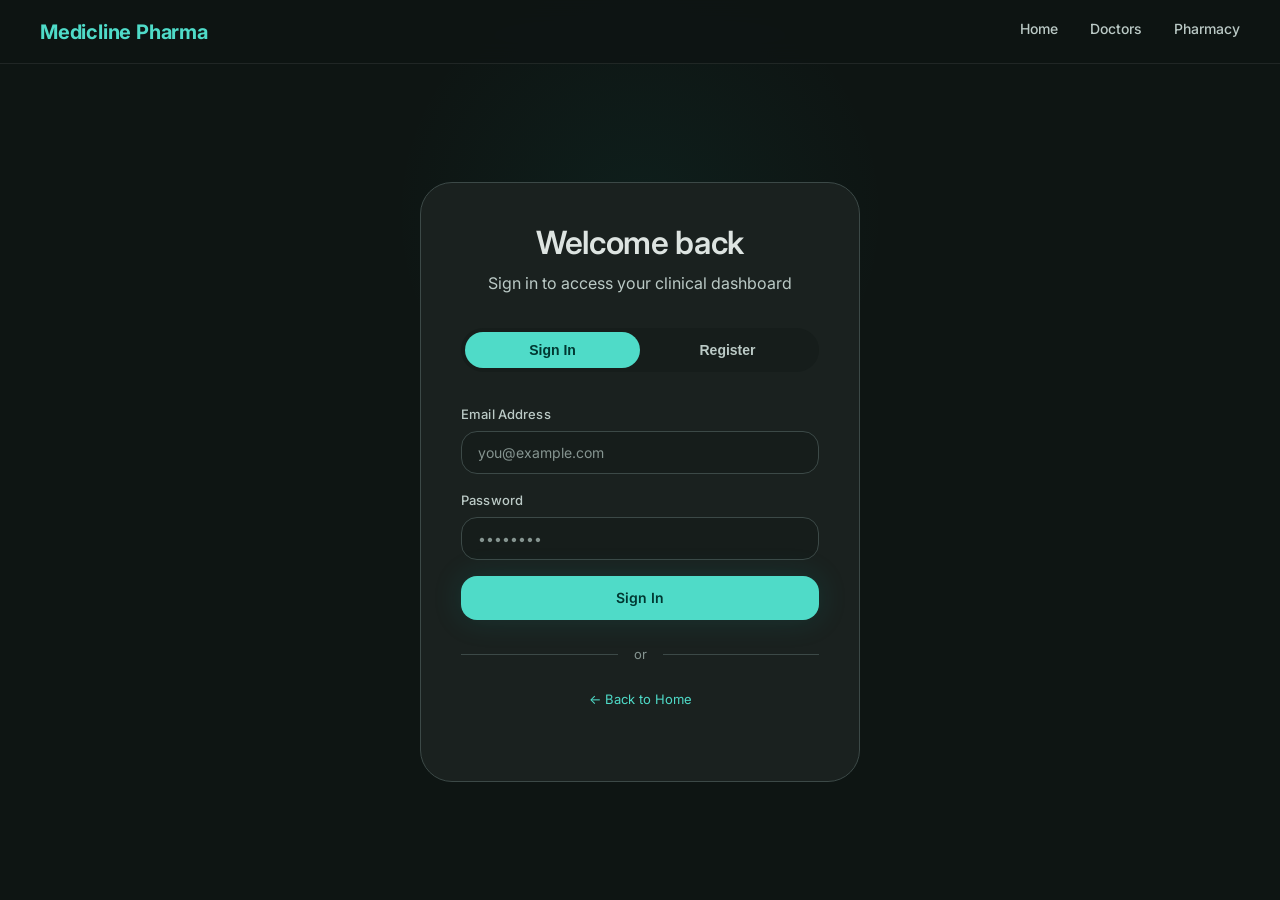
<file: src/main/resources/static/admin-dashboard.html>
<!DOCTYPE html>
<html lang="en">

<head>
    <meta charset="UTF-8">
    <meta name="viewport" content="width=device-width, initial-scale=1.0">
    <title>Admin Console — Medicline Pharma</title>
    <link href="https://fonts.googleapis.com/css2?family=Inter:wght@300;400;500;600;700&display=swap" rel="stylesheet">
    <link rel="stylesheet" href="styles.css">
    <style>
        body {
            overflow: hidden;
        }

        .dashboard-layout {
            display: grid;
            grid-template-columns: 260px 1fr;
            height: calc(100vh - 64px);
        }

        /* Sidebar */
        .sidebar {
            background: var(--surface-container);
            border-right: 1px solid var(--outline-variant);
            padding: 24px 0;
            display: flex;
            flex-direction: column;
        }

        .sidebar-profile {
            padding: 0 20px 24px;
            border-bottom: 1px solid var(--outline-variant);
            margin-bottom: 16px;
        }

        .sidebar-profile .avatar {
            width: 48px;
            height: 48px;
            border-radius: 50%;
            background: var(--primary);
            color: var(--on-primary);
            display: flex;
            align-items: center;
            justify-content: center;
            font-size: 1.5rem;
            margin-bottom: 12px;
            font-weight: 700;
        }

        .sidebar-profile .name {
            font-weight: 600;
            font-size: 15px;
            color: var(--primary);
        }

        .sidebar-profile .role {
            font-size: 12px;
            color: var(--on-surface-variant);
            margin-top: 2px;
        }

        .sidebar-nav {
            flex: 1;
            overflow-y: auto;
        }

        .sidebar-nav a {
            display: flex;
            align-items: center;
            gap: 12px;
            padding: 12px 20px;
            color: var(--on-surface-variant);
            text-decoration: none;
            font-size: 14px;
            font-weight: 500;
            transition: all var(--transition-fast);
            border-left: 3px solid transparent;
        }

        .sidebar-nav a:hover {
            background: rgba(79, 219, 200, 0.05);
            color: var(--on-surface);
        }

        .sidebar-nav a.active {
            color: var(--primary);
            background: rgba(79, 219, 200, 0.08);
            border-left-color: var(--primary);
        }

        .sidebar-nav a .icon {
            font-size: 18px;
            width: 24px;
            text-align: center;
        }

        .logout-btn {
            margin: 16px 20px 0;
            padding: 10px;
            border-radius: var(--rounded);
            border: 1px solid rgba(239, 68, 68, 0.3);
            background: rgba(239, 68, 68, 0.08);
            color: var(--danger);
            font-size: 13px;
            font-weight: 600;
            cursor: pointer;
            transition: all var(--transition-fast);
            text-align: center;
        }

        .logout-btn:hover {
            background: rgba(239, 68, 68, 0.2);
        }

        /* Main Area */
        .main-area {
            padding: 32px;
            overflow-y: auto;
            display: none;
        }

        .main-area.active {
            display: block;
        }

        .header-title {
            font-size: 24px;
            margin-bottom: 24px;
            color: var(--on-surface);
        }

        /* Tables */
        .admin-table {
            width: 100%;
            border-collapse: collapse;
            background: var(--surface-container);
            border: 1px solid var(--outline-variant);
            border-radius: var(--rounded-md);
            overflow: hidden;
        }

        .admin-table th,
        .admin-table td {
            padding: 16px;
            text-align: left;
            border-bottom: 1px solid var(--outline-variant);
        }

        .admin-table th {
            font-weight: 600;
            font-size: 13px;
            color: var(--on-surface-variant);
            text-transform: uppercase;
            letter-spacing: 0.05em;
            background: var(--surface-container-high);
        }

        .admin-table td {
            font-size: 14px;
            color: var(--on-surface);
        }

        .admin-table tr:last-child td {
            border-bottom: none;
        }

        .action-btn {
            background: rgba(255, 255, 255, 0.05);
            border: 1px solid var(--outline-variant);
            color: var(--on-surface);
            padding: 6px 12px;
            border-radius: 4px;
            cursor: pointer;
            font-size: 12px;
            transition: all 0.2s;
            margin-right: 8px;
        }

        .action-btn:hover {
            background: rgba(255, 255, 255, 0.1);
        }

        .action-btn.danger {
            color: #ef4444;
            border-color: rgba(239, 68, 68, 0.3);
        }

        .action-btn.danger:hover {
            background: rgba(239, 68, 68, 0.1);
        }

        /* Consultations View */
        .consultation-grid {
            display: grid;
            grid-template-columns: 320px 1fr;
            gap: 24px;
            height: calc(100vh - 160px);
        }

        .consult-list {
            background: var(--surface-container);
            border: 1px solid var(--outline-variant);
            border-radius: var(--rounded-md);
            overflow-y: auto;
        }

        .consult-item {
            padding: 16px;
            border-bottom: 1px solid var(--outline-variant);
            cursor: pointer;
        }

        .consult-item:hover {
            background: rgba(255, 255, 255, 0.02);
        }

        .consult-item.active {
            background: rgba(79, 219, 200, 0.1);
            border-left: 4px solid var(--primary);
            padding-left: 12px;
        }

        .consult-title {
            font-weight: 600;
            font-size: 14px;
            margin-bottom: 4px;
        }

        .consult-sub {
            font-size: 12px;
            color: var(--on-surface-variant);
        }

        .chat-view {
            background: var(--surface-container);
            border: 1px solid var(--outline-variant);
            border-radius: var(--rounded-md);
            display: flex;
            flex-direction: column;
            overflow: hidden;
        }

        .chat-header {
            padding: 16px 24px;
            border-bottom: 1px solid var(--outline-variant);
            background: var(--surface-container-high);
            font-weight: 600;
        }

        .chat-history {
            flex: 1;
            padding: 24px;
            overflow-y: auto;
            display: flex;
            flex-direction: column;
            gap: 16px;
        }

        .msg-wrapper {
            display: flex;
            flex-direction: column;
            max-width: 80%;
        }

        .msg-bubble {
            padding: 12px 16px;
            border-radius: 8px;
            font-size: 14px;
            line-height: 1.5;
            background: var(--surface-container-high);
            border: 1px solid var(--outline-variant);
        }

        .msg-meta {
            font-size: 11px;
            margin-top: 6px;
            color: var(--outline);
        }

        .msg-sender {
            font-weight: 600;
            font-size: 11px;
            color: var(--primary);
            margin-bottom: 4px;
            text-transform: uppercase;
            letter-spacing: 0.05em;
        }

        /* Catalog Layout */
        .category-block {
            margin-bottom: 32px;
        }

        .category-title {
            font-size: 18px;
            font-weight: 600;
            color: var(--primary);
            border-bottom: 1px solid var(--outline-variant);
            padding-bottom: 8px;
            margin-bottom: 16px;
            display: flex;
            align-items: center;
            gap: 8px;
        }

        .category-grid {
            display: grid;
            grid-template-columns: repeat(auto-fill, minmax(320px, 1fr));
            gap: 20px;
        }

        .medicine-card {
            background: var(--surface-container);
            border: 1px solid var(--outline-variant);
            border-radius: var(--rounded);
            padding: 16px;
            display: flex;
            gap: 16px;
            position: relative;
            transition: all var(--transition-fast);
        }

        .medicine-card:hover {
            border-color: rgba(79, 219, 200, 0.3);
            box-shadow: var(--glow-teal);
            transform: translateY(-2px);
        }

        .medicine-card img {
            width: 80px;
            height: 80px;
            object-fit: cover;
            border-radius: var(--rounded-sm);
            border: 1px solid var(--outline-variant);
        }

        .medicine-details {
            flex: 1;
            display: flex;
            flex-direction: column;
            justify-content: space-between;
        }

        .medicine-name {
            font-weight: 600;
            font-size: 15px;
            color: var(--on-surface);
        }

        .medicine-desc {
            font-size: 12px;
            color: var(--on-surface-variant);
            margin-top: 4px;
            display: -webkit-box;
            -webkit-line-clamp: 2;
            -webkit-box-orient: vertical;
            overflow: hidden;
            line-height: 1.4;
        }

        .medicine-meta {
            display: flex;
            justify-content: space-between;
            align-items: center;
            margin-top: 8px;
        }

        .medicine-price {
            font-weight: 700;
            color: var(--primary);
            font-size: 14px;
        }

        .medicine-actions {
            display: flex;
            flex-direction: column;
            gap: 6px;
            justify-content: center;
        }

        /* Stats Dashboard layout */
        .stats-period-card {
            background: var(--surface-container);
            border: 1px solid var(--outline-variant);
            border-radius: var(--rounded-md);
            padding: 20px;
        }

        .stats-period-card h3 {
            font-size: 16px;
            font-weight: 600;
            margin-bottom: 16px;
            border-bottom: 1px solid var(--outline-variant);
            padding-bottom: 8px;
            color: var(--primary);
        }

        .stats-row {
            display: flex;
            justify-content: space-between;
            margin-bottom: 12px;
            font-size: 14px;
        }

        .stats-row span:first-child {
            color: var(--on-surface-variant);
        }

        .stats-row span:last-child {
            font-weight: 600;
            color: var(--on-surface);
        }

        /* Modals */
        .modal-overlay {
            display: none;
            position: fixed;
            top: 0;
            left: 0;
            width: 100%;
            height: 100%;
            background: rgba(0, 0, 0, 0.6);
            backdrop-filter: blur(4px);
            z-index: 1000;
            align-items: center;
            justify-content: center;
        }

        .modal-overlay.active {
            display: flex;
        }

        /* Status Badges */
        .status-badge {
            display: inline-block;
            padding: 4px 10px;
            font-size: 11px;
            font-weight: 600;
            border-radius: 12px;
            text-transform: uppercase;
            letter-spacing: 0.05em;
        }

        .status-badge.pending {
            background: rgba(245, 158, 11, 0.15);
            color: #f59e0b;
            border: 1px solid rgba(245, 158, 11, 0.3);
        }

        .status-badge.approved {
            background: rgba(16, 185, 129, 0.15);
            color: #10b981;
            border: 1px solid rgba(16, 185, 129, 0.3);
        }

        .status-badge.rejected {
            background: rgba(239, 68, 68, 0.15);
            color: #ef4444;
            border: 1px solid rgba(239, 68, 68, 0.3);
        }

        /* --- Notifications --- */
        .notif-wrapper {
            position: relative;
            display: inline-flex;
            align-items: center;
            cursor: pointer;
        }

        .notif-badge {
            position: absolute;
            top: -5px;
            right: -5px;
            background: #ff4d4d;
            color: white;
            font-size: 10px;
            font-weight: 800;
            min-width: 16px;
            height: 16px;
            display: none;
            align-items: center;
            justify-content: center;
            border-radius: 50%;
            border: 2px solid var(--surface-container);
        }

        .notif-panel {
            position: absolute;
            top: 140%;
            right: -10px;
            width: 320px;
            background: var(--surface-container-high);
            border: 1px solid var(--outline-variant);
            border-radius: 8px;
            box-shadow: 0 12px 32px rgba(0, 0, 0, 0.4);
            display: none;
            flex-direction: column;
            z-index: 1000;
            overflow: hidden;
        }

        .notif-panel.open {
            display: flex;
        }

        .notif-header {
            padding: 12px 16px;
            border-bottom: 1px solid var(--outline-variant);
            display: flex;
            justify-content: space-between;
            align-items: center;
        }

        .notif-header h4 {
            margin: 0;
            font-size: 13px;
            font-weight: 700;
        }

        .notif-list {
            max-height: 320px;
            overflow-y: auto;
        }

        .notif-item {
            padding: 12px 16px;
            border-bottom: 1px solid rgba(255, 255, 255, 0.05);
            transition: background 0.2s;
            cursor: pointer;
        }

        .notif-item:hover {
            background: rgba(255, 255, 255, 0.03);
        }

        .notif-item.unread {
            border-left: 3px solid var(--primary);
            background: rgba(79, 219, 200, 0.03);
        }

        .notif-item p {
            margin: 0 0 4px;
            font-size: 13px;
            line-height: 1.4;
            color: var(--on-surface);
        }

        .notif-item span {
            font-size: 11px;
            color: var(--outline);
        }
    </style>
</head>

<body>
    <nav class="navbar"
        style="display:flex; justify-content:space-between; align-items:center; padding:0 24px; position:relative;">
        <a href="#" class="brand">Medicline Pharma <span
                style="font-size:12px; color:var(--primary); font-weight:normal; margin-left:8px;">Admin
                Console</span></a>
        <div style="display:flex; align-items:center; gap:20px; position:relative;">
            <div class="notif-wrapper" onclick="toggleAdminNotifPanel(event)">
                <span style="font-size:20px; cursor:pointer;">🔔</span>
                <span class="notif-badge" id="admin-notif-badge" style="display:none;">0</span>
                <div class="notif-panel" id="admin-notif-panel" style="top:40px; right:0;">
                    <div class="notif-header">
                        <h4 style="margin:0; font-size:13px; font-weight:700;">Notifications</h4>
                        <button onclick="clearAdminNotifications(event)"
                            style="background:none; border:none; color:var(--primary); font-size:11px; cursor:pointer; font-weight:600; padding:0;">Clear
                            All</button>
                    </div>
                    <div class="notif-list" id="admin-notif-list">
                        <p
                            style="padding:16px; text-align:center; color:var(--on-surface-variant); font-size:13px; margin:0;">
                            No new notifications</p>
                    </div>
                </div>
            </div>
        </div>
    </nav>

    <div class="dashboard-layout">
        <!-- Sidebar -->
        <aside class="sidebar">
            <div class="sidebar-profile">
                <div class="avatar">A</div>
                <div class="name">Administrator</div>
                <div class="role">System Control</div>
            </div>
            <nav class="sidebar-nav">
                <a href="#" class="active" id="nav-home" onclick="switchTab('home')"><span class="icon">🏠</span> Admin
                    Home</a>
                <a href="#" id="nav-statistics" onclick="switchTab('statistics')"><span class="icon">📊</span> Business
                    Dashboard</a>
                <a href="#" id="nav-medicines" onclick="switchTab('medicines')"><span class="icon">💊</span> Inventory
                    Stock</a>
                <a href="#" id="nav-orders" onclick="switchTab('orders')"><span class="icon">📦</span> Order History</a>
                <a href="#" id="nav-rx-requests" onclick="switchTab('rx-requests')"><span class="icon">📋</span> Rx
                    Requests <span id="nav-rx-badge"
                        style="display:none; background:#ff4d4d; color:white; font-size:10px; font-weight:800; padding:2px 6px; border-radius:10px; margin-left:auto;">0</span></a>
                <a href="#" id="nav-users" onclick="switchTab('users')"><span class="icon">👥</span> Manage Users</a>
                <a href="#" id="nav-consultations" onclick="switchTab('consultations')"><span class="icon">💬</span>
                    Monitor Chats</a>
                <a href="#" id="nav-suppliers" onclick="switchTab('suppliers')"><span class="icon">🚚</span> Manage
                    Suppliers</a>
            </nav>
            <button class="logout-btn" onclick="logout()">🚪 Log Out</button>
        </aside>

        <!-- Admin Home (Medicine Catalog View) -->
        <div class="main-area active" id="view-home">
            <div style="display:flex; justify-content:space-between; align-items:center; margin-bottom:24px;">
                <h2 class="header-title" style="margin-bottom:0;">Admin Home — Pharmacy Catalog</h2>
                <div style="display:flex; gap:12px;">

                    <button class="btn btn-primary" onclick="openAddMedicineModal()">➕ Add Medicine</button>
                </div>
            </div>

            <!-- Stats Summary Widgets -->
            <div class="grid grid-3" style="margin-bottom: 32px;">
                <div class="card card-accent-left" style="padding: 16px;">
                    <div
                        style="font-size: 11px; color: var(--on-surface-variant); text-transform: uppercase; letter-spacing: 0.05em; font-weight:600;">
                        Total Medicines</div>
                    <div id="stat-total-meds"
                        style="font-size: 28px; font-weight: 700; color: var(--primary); margin-top: 4px;">0</div>
                </div>
                <div class="card" style="padding: 16px; border-left: 4px solid var(--warning);">
                    <div
                        style="font-size: 11px; color: var(--on-surface-variant); text-transform: uppercase; letter-spacing: 0.05em; font-weight:600;">
                        Low Stock Warnings</div>
                    <div id="stat-low-stock"
                        style="font-size: 28px; font-weight: 700; color: var(--warning); margin-top: 4px;">0</div>
                </div>
                <div class="card" style="padding: 16px; border-left: 4px solid var(--danger);">
                    <div
                        style="font-size: 11px; color: var(--on-surface-variant); text-transform: uppercase; letter-spacing: 0.05em; font-weight:600;">
                        Out of Stock</div>
                    <div id="stat-out-of-stock"
                        style="font-size: 28px; font-weight: 700; color: var(--danger); margin-top: 4px;">0</div>
                </div>
            </div>

            <!-- Search and Filter Panel -->
            <div style="display: grid; grid-template-columns: 2fr 1fr; gap: 16px; margin-bottom: 24px;">
                <input type="text" id="home-med-search" placeholder="Search medicines by name or description..."
                    oninput="filterHomeMedicines()" style="margin-bottom:0;">
                <select id="home-med-category" onchange="filterHomeMedicines()" style="margin-bottom:0;">
                    <option value="ALL">All Categories</option>
                    <option value="Analgesics">Analgesics</option>
                    <option value="Antibiotics">Antibiotics</option>
                    <option value="Antihypertensives">Antihypertensives</option>
                    <option value="Antidiabetics">Antidiabetics</option>
                    <option value="Gastrointestinal">Gastrointestinal</option>
                    <option value="Respiratory">Respiratory</option>
                    <option value="Cardiovascular">Cardiovascular</option>
                    <option value="Neurological">Neurological</option>
                    <option value="Hormones">Hormones</option>
                    <option value="Antiparasitics">Antiparasitics</option>
                    <option value="Antivirals">Antivirals</option>
                    <option value="Supplements">Supplements</option>
                    <option value="Dermatology">Dermatology</option>
                    <option value="General">General</option>
                </select>
            </div>

            <!-- Organized Medicines Catalog List -->
            <div id="home-medicines-container">
                <div style="color:var(--on-surface-variant);">Loading medicines catalog...</div>
            </div>
        </div>

        <!-- Business Statistics Dashboard -->
        <div class="main-area" id="view-statistics">
            <h2 class="header-title">Business & Buy Statistics</h2>

            <div class="grid grid-3" style="margin-bottom: 32px;">
                <!-- Weekly stats -->
                <div class="stats-period-card">
                    <h3>Weekly Statistics</h3>
                    <div class="stats-row">
                        <span>Total Revenue</span>
                        <span id="weekly-revenue">$0.00</span>
                    </div>
                    <div class="stats-row">
                        <span>Net Profit (30%)</span>
                        <span id="weekly-profit" style="color:var(--primary);">$0.00</span>
                    </div>
                    <div class="stats-row">
                        <span>Approved Orders</span>
                        <span id="weekly-orders">0</span>
                    </div>
                </div>

                <!-- Monthly stats -->
                <div class="stats-period-card">
                    <h3>Monthly Statistics</h3>
                    <div class="stats-row">
                        <span>Total Revenue</span>
                        <span id="monthly-revenue">$0.00</span>
                    </div>
                    <div class="stats-row">
                        <span>Net Profit (30%)</span>
                        <span id="monthly-profit" style="color:var(--primary);">$0.00</span>
                    </div>
                    <div class="stats-row">
                        <span>Approved Orders</span>
                        <span id="monthly-orders">0</span>
                    </div>
                </div>

                <!-- Yearly stats -->
                <div class="stats-period-card">
                    <h3>Yearly Statistics</h3>
                    <div class="stats-row">
                        <span>Total Revenue</span>
                        <span id="yearly-revenue">$0.00</span>
                    </div>
                    <div class="stats-row">
                        <span>Net Profit (30%)</span>
                        <span id="yearly-profit" style="color:var(--primary);">$0.00</span>
                    </div>
                    <div class="stats-row">
                        <span>Approved Orders</span>
                        <span id="yearly-orders">0</span>
                    </div>
                </div>
            </div>

            <!-- Most Selling Medicines -->
            <div class="card" style="margin-top:24px;">
                <h3 style="font-size:18px; font-weight:600; margin-bottom:16px; color:var(--primary);">🔥 Top Selling
                    Medicines</h3>
                <table class="admin-table">
                    <thead>
                        <tr>
                            <th>Medicine Name</th>
                            <th>Total Quantity Sold</th>
                            <th>Total Revenue</th>
                        </tr>
                    </thead>
                    <tbody id="top-selling-tbody">
                        <tr>
                            <td colspan="3" style="color:var(--on-surface-variant);">No sales recorded yet.</td>
                        </tr>
                    </tbody>
                </table>
            </div>
        </div>

        <!-- Inventory Stock (Tabular View) -->
        <div class="main-area" id="view-medicines">
            <div style="display:flex; justify-content:space-between; align-items:center; margin-bottom:24px;">
                <h2 class="header-title" style="margin-bottom:0;">Pharmacy Inventory Stock</h2>
                <button class="btn btn-primary" onclick="openAddMedicineModal()">➕ Add Medicine</button>
            </div>
            <table class="admin-table">
                <thead>
                    <tr>
                        <th>ID</th>
                        <th>Medicine Name</th>
                        <th>Category</th>
                        <th>Price</th>
                        <th>Stock Level</th>
                        <th>Actions</th>
                    </tr>
                </thead>
                <tbody id="medicines-tbody">
                    <tr>
                        <td colspan="6">Loading...</td>
                    </tr>
                </tbody>
            </table>
        </div>

        <!-- Order History View -->
        <div class="main-area" id="view-orders">
            <h2 class="header-title">Recent Orders</h2>
            <table class="admin-table">
                <thead>
                    <tr>
                        <th>Order ID</th>
                        <th>Customer</th>
                        <th>Items</th>
                        <th>Total</th>
                        <th>Address</th>
                        <th>Status</th>
                    </tr>
                </thead>
                <tbody id="orders-tbody">
                    <tr>
                        <td colspan="6">Loading...</td>
                    </tr>
                </tbody>
            </table>
        </div>

        <!-- Users View -->
        <div class="main-area" id="view-users">
            <h2 class="header-title">User Management</h2>
            <table class="admin-table">
                <thead>
                    <tr>
                        <th>ID</th>
                        <th>Name</th>
                        <th>Email</th>
                        <th>Role</th>
                        <th>Actions</th>
                    </tr>
                </thead>
                <tbody id="users-tbody">
                    <tr>
                        <td colspan="5">Loading...</td>
                    </tr>
                </tbody>
            </table>
        </div>

        <!-- Consultations Monitor View -->
        <div class="main-area" id="view-consultations">
            <h2 class="header-title">Consultation Monitor</h2>
            <div class="consultation-grid">
                <div class="consult-list" id="consult-list">
                    <div style="padding:16px;">Loading...</div>
                </div>
                <div class="chat-view">
                    <div class="chat-header" id="chat-header">Select a consultation to view logs</div>
                    <div class="chat-history" id="chat-history">
                        <!-- Messages render here -->
                    </div>
                </div>
            </div>
        </div>

        <!-- Supplier Management View -->
        <div class="main-area" id="view-suppliers">
            <div style="display:flex; justify-content:space-between; align-items:center; margin-bottom:24px;">
                <h2 class="header-title" style="margin-bottom:0;">Supplier Management</h2>
                <button class="btn btn-primary" onclick="openAddSupplierModal()">➕ Add Supplier</button>
            </div>
            <table class="admin-table">
                <thead>
                    <tr>
                        <th>ID</th>
                        <th>Supplier Name</th>
                        <th>Contact Person</th>
                        <th>Email</th>
                        <th>Phone</th>
                        <th>Address</th>
                        <th>Actions</th>
                    </tr>
                </thead>
                <tbody id="suppliers-tbody">
                    <tr>
                        <td colspan="7">Loading suppliers...</td>
                    </tr>
                </tbody>
            </table>
        </div>

        <!-- Prescription Requests View -->
        <div class="main-area" id="view-rx-requests">
            <div style="display:flex; justify-content:space-between; align-items:center; margin-bottom:24px;">
                <h2 class="header-title" style="margin-bottom:0;">Prescription Approvals</h2>
                <div style="display:flex; gap:12px;">
                    <select id="rx-filter-status" onchange="loadRxRequests()"
                        style="margin-bottom:0; padding:6px 12px; border-radius:6px; background:var(--surface-container-high); border:1px solid var(--outline-variant); color:var(--on-surface);">
                        <option value="ALL">All Requests</option>
                        <option value="PENDING" selected>Pending Review</option>
                        <option value="APPROVED">Approved</option>
                        <option value="REJECTED">Rejected</option>
                    </select>

                </div>
            </div>

            <table class="admin-table">
                <thead>
                    <tr>
                        <th>ID</th>
                        <th>User / Patient</th>
                        <th>Medicine Product</th>
                        <th>Patient Note</th>
                        <th>Prescription Document</th>
                        <th>Status</th>
                        <th>Submitted At</th>
                        <th>Actions</th>
                    </tr>
                </thead>
                <tbody id="rx-requests-tbody">
                    <tr>
                        <td colspan="8" style="text-align:center; padding:32px; color:var(--on-surface-variant);">
                            Loading requests...</td>
                    </tr>
                </tbody>
            </table>
        </div>

        <!-- Rx Request Action Modal -->
        <div id="rx-action-modal" class="modal-overlay">
            <div class="card"
                style="width:100%; max-width:460px; background:var(--surface-container-high); position:relative;">
                <span onclick="closeRxActionModal()"
                    style="position:absolute; top:16px; right:20px; font-size:24px; cursor:pointer; color:var(--on-surface-variant);">&times;</span>
                <h3 id="rx-modal-title" style="margin-bottom:12px; font-size:18px; font-weight:700;">Review Prescription
                    Request</h3>
                <p id="rx-modal-subtitle" style="font-size:13px; color:var(--on-surface-variant); margin-bottom:20px;">
                    Reviewing request for ...</p>

                <label for="rx-admin-note"
                    style="font-size:13px; font-weight:600; color:var(--on-surface-variant); margin-bottom:6px; display:block;">Admin
                    Feedback / Reason</label>
                <textarea id="rx-admin-note" rows="3" placeholder="Enter reason for rejection or approval comments..."
                    style="width:100%; padding:12px; background:var(--surface-container-low); border:1px solid var(--outline-variant); border-radius:8px; color:var(--on-surface); outline:none; resize:none; margin-bottom:20px; font-family:inherit; font-size:14px;"></textarea>

                <div style="display:flex; justify-content:flex-end; gap:12px;">
                    <button class="btn btn-outline" onclick="closeRxActionModal()">Cancel</button>
                    <button id="rx-modal-action-btn" class="btn btn-primary">Submit Decision</button>
                </div>
            </div>
        </div>

        <!-- Add Medicine Modal Overlay -->
        <div id="add-medicine-modal" class="modal-overlay">
            <div class="card"
                style="width:100%; max-width:500px; background:var(--surface-container-high); position:relative;">
                <span onclick="closeAddMedicineModal()"
                    style="position:absolute; top:16px; right:20px; font-size:24px; cursor:pointer; color:var(--on-surface-variant);">&times;</span>
                <h3 style="margin-bottom:20px; color:var(--primary); font-size:18px;">Add New Medicine Product</h3>
                <form id="add-medicine-form" onsubmit="handleAddMedicine(event)">
                    <label for="new-med-name">Medicine Name</label>
                    <input type="text" id="new-med-name" required placeholder="e.g. Paracetamol 500mg">

                    <div style="display:grid; grid-template-columns:1fr 1fr; gap:16px;">
                        <div>
                            <label for="new-med-price">Price ($)</label>
                            <input type="number" step="0.01" id="new-med-price" required placeholder="5.50">
                        </div>
                        <div>
                            <label for="new-med-stock">Initial Stock</label>
                            <input type="number" id="new-med-stock" required placeholder="100">
                        </div>
                    </div>

                    <label for="new-med-category">Category</label>
                    <select id="new-med-category">
                        <option value="Analgesics">Analgesics</option>
                        <option value="Antibiotics">Antibiotics</option>
                        <option value="Antihypertensives">Antihypertensives</option>
                        <option value="Antidiabetics">Antidiabetics</option>
                        <option value="Gastrointestinal">Gastrointestinal</option>
                        <option value="Respiratory">Respiratory</option>
                        <option value="Cardiovascular">Cardiovascular</option>
                        <option value="Neurological">Neurological</option>
                        <option value="Hormones">Hormones</option>
                        <option value="Antiparasitics">Antiparasitics</option>
                        <option value="Antivirals">Antivirals</option>
                        <option value="Supplements">Supplements</option>
                        <option value="Dermatology">Dermatology</option>
                        <option value="General">General</option>
                    </select>

                    <label for="new-med-desc">Description</label>
                    <textarea id="new-med-desc" rows="3" placeholder="Enter medicine description..."
                        style="width:100%; padding:12px 16px; background:var(--surface-container-low); border:1px solid var(--outline-variant); border-radius:var(--rounded); color:var(--on-surface); outline:none; margin-bottom:16px;"></textarea>

                    <label for="new-med-img">Image URL</label>
                    <input type="text" id="new-med-img" placeholder="e.g. /medicine-pics/paracetamol.webp">

                    <button type="submit" class="btn btn-primary w-full" style="margin-top:16px;">Save Medicine</button>
                </form>
            </div>
        </div>

        <!-- Add Supplier Modal Overlay -->
        <div id="add-supplier-modal" class="modal-overlay">
            <div class="card"
                style="width:100%; max-width:500px; background:var(--surface-container-high); position:relative;">
                <span onclick="closeAddSupplierModal()"
                    style="position:absolute; top:16px; right:20px; font-size:24px; cursor:pointer; color:var(--on-surface-variant);">&times;</span>
                <h3 style="margin-bottom:20px; color:var(--primary); font-size:18px;">Add New Supplier</h3>
                <form id="add-supplier-form" onsubmit="handleAddSupplier(event)">
                    <label for="sup-name">Supplier Name</label>
                    <input type="text" id="sup-name" required placeholder="e.g. Global Pharma Corp">

                    <label for="sup-contact">Contact Person</label>
                    <input type="text" id="sup-contact" required placeholder="e.g. John Doe">

                    <label for="sup-email">Email Address</label>
                    <input type="email" id="sup-email" required placeholder="contact@supplier.com">

                    <label for="sup-phone">Phone Number</label>
                    <input type="text" id="sup-phone" required placeholder="e.g. +1-555-0199">

                    <label for="sup-address">Address</label>
                    <textarea id="sup-address" rows="3" placeholder="Enter physical address..."
                        style="width:100%; padding:12px 16px; background:var(--surface-container-low); border:1px solid var(--outline-variant); border-radius:var(--rounded); color:var(--on-surface); outline:none; margin-bottom:16px;"></textarea>

                    <button type="submit" class="btn btn-primary w-full" style="margin-top:16px;">Save Supplier</button>
                </form>
            </div>
        </div>

        <script>
            const user = JSON.parse(localStorage.getItem('user') || 'null');
            if (!user || user.role !== 'ADMIN') { window.location.href = 'login.html'; }

            let pollingInterval = null;
            let activeTab = 'home';
            let activeChatId = null;
            let allMedicines = [];

            document.addEventListener('DOMContentLoaded', () => {
                loadHomeMedicines();
                loadAdminNotifications();
                loadRxRequestsBadge();
                startPolling();
            });

            function startPolling() {
                if (pollingInterval) clearInterval(pollingInterval);
                pollingInterval = setInterval(() => {
                    loadAdminNotifications(true);
                    loadRxRequestsBadge();
                    if (activeTab === 'medicines') loadMedicines(true);
                    else if (activeTab === 'orders') loadAllOrders(true);
                    else if (activeTab === 'users') loadUsers(true);
                    else if (activeTab === 'suppliers') loadSuppliers(true);
                    else if (activeTab === 'rx-requests') loadRxRequests(true);
                    else if (activeTab === 'consultations') {
                        loadConsultations(true);
                        if (activeChatId) viewChat(activeChatId, null, null, true);
                    }
                }, 4000);
            }

            function switchTab(tab) {
                activeTab = tab;
                document.querySelectorAll('.main-area').forEach(el => el.classList.remove('active'));
                document.querySelectorAll('.sidebar-nav a').forEach(a => a.classList.remove('active'));
                document.getElementById(`nav-${tab}`).classList.add('active');
                document.getElementById(`view-${tab}`).classList.add('active');

                if (tab === 'home') loadHomeMedicines();
                if (tab === 'statistics') loadDashboardStats();
                if (tab === 'medicines') loadMedicines();
                if (tab === 'orders') loadAllOrders();
                if (tab === 'users') loadUsers();
                if (tab === 'rx-requests') loadRxRequests();
                if (tab === 'consultations') loadConsultations();
                if (tab === 'suppliers') loadSuppliers();
            }

            // --- ADMIN HOME (CATALOG VIEW) ---
            async function loadHomeMedicines(isBackground = false) {
                try {
                    const res = await fetch('/api/medicines');
                    allMedicines = await res.json();

                    // Calculate stock widgets
                    const totalMeds = allMedicines.length;
                    const outOfStock = allMedicines.filter(m => m.stock === 0).length;
                    const lowStock = allMedicines.filter(m => m.stock > 0 && m.stock < 10).length;

                    document.getElementById('stat-total-meds').textContent = totalMeds;
                    document.getElementById('stat-out-of-stock').textContent = outOfStock;
                    document.getElementById('stat-low-stock').textContent = lowStock;

                    filterHomeMedicines();
                } catch (e) { console.error(e); }
            }

            function filterHomeMedicines() {
                const query = document.getElementById('home-med-search').value.toLowerCase();
                const categorySelect = document.getElementById('home-med-category').value;
                const container = document.getElementById('home-medicines-container');

                let filtered = allMedicines;
                if (categorySelect !== 'ALL') {
                    filtered = filtered.filter(m => m.category === categorySelect);
                }
                if (query.trim() !== '') {
                    filtered = filtered.filter(m => m.name.toLowerCase().includes(query) || (m.description && m.description.toLowerCase().includes(query)));
                }

                if (filtered.length === 0) {
                    container.innerHTML = `<div style="text-align:center; padding:40px; color:var(--on-surface-variant);">No medicines match your filters.</div>`;
                    return;
                }

                // Group by category
                const grouped = {};
                filtered.forEach(m => {
                    const cat = m.category || 'General';
                    if (!grouped[cat]) grouped[cat] = [];
                    grouped[cat].push(m);
                });

                container.innerHTML = '';
                for (const [category, list] of Object.entries(grouped)) {
                    let categoryHtml = `
                    <div class="category-block animate-fade-in">
                        <div class="category-title">
                            <span>📦</span> ${category} (${list.length})
                        </div>
                        <div class="category-grid">
                `;

                    list.forEach(m => {
                        let stockClass = 'badge-success';
                        if (m.stock === 0) stockClass = 'badge-danger';
                        else if (m.stock < 10) stockClass = 'badge-warning';

                        categoryHtml += `
                        <div class="medicine-card">
                            <img src="${m.imageUrl || 'https://images.unsplash.com/photo-1584308666744-24d5c474f2ae?w=150'}" onerror="this.src='https://images.unsplash.com/photo-1584308666744-24d5c474f2ae?w=150'">
                            <div class="medicine-details">
                                <div>
                                    <div class="medicine-name">${m.name}</div>
                                    <div class="medicine-desc">${m.description || 'No description available'}</div>
                                </div>
                                <div class="medicine-meta">
                                    <span class="medicine-price">$${m.price.toFixed(2)}</span>
                                    <span class="badge ${stockClass}">${m.stock} units</span>
                                </div>
                            </div>
                            <div class="medicine-actions">
                                <button class="action-btn" onclick="updateStock(${m.id}, '${m.name}', ${m.stock})" style="margin-right:0;">Stock</button>
                                <button class="action-btn danger" onclick="deleteMedicine(${m.id})" style="margin-right:0;">Delete</button>
                            </div>
                        </div>
                    `;
                    });

                    categoryHtml += `
                        </div>
                    </div>
                `;
                    container.innerHTML += categoryHtml;
                }
            }

            async function deleteMedicine(id) {
                if (!confirm('Are you sure you want to delete this medicine? This action cannot be undone.')) return;
                try {
                    await fetch(`/api/medicines/${id}`, { method: 'DELETE' });
                    loadHomeMedicines();
                } catch (e) { alert('Failed to delete medicine.'); }
            }

            // --- BUSINESS STATS ---
            async function loadDashboardStats(isBackground = false) {
                try {
                    const res = await fetch('/api/admin/stats');
                    if (!res.ok) return;
                    const stats = await res.json();

                    document.getElementById('weekly-revenue').textContent = `$${stats.weekly.revenue.toFixed(2)}`;
                    document.getElementById('weekly-profit').textContent = `$${stats.weekly.profit.toFixed(2)}`;
                    document.getElementById('weekly-orders').textContent = stats.weekly.ordersCount;

                    document.getElementById('monthly-revenue').textContent = `$${stats.monthly.revenue.toFixed(2)}`;
                    document.getElementById('monthly-profit').textContent = `$${stats.monthly.profit.toFixed(2)}`;
                    document.getElementById('monthly-orders').textContent = stats.monthly.ordersCount;

                    document.getElementById('yearly-revenue').textContent = `$${stats.yearly.revenue.toFixed(2)}`;
                    document.getElementById('yearly-profit').textContent = `$${stats.yearly.profit.toFixed(2)}`;
                    document.getElementById('yearly-orders').textContent = stats.yearly.ordersCount;

                    const tbody = document.getElementById('top-selling-tbody');
                    tbody.innerHTML = '';
                    if (stats.topSelling.length === 0) {
                        tbody.innerHTML = '<tr><td colspan="3" style="text-align:center;color:var(--on-surface-variant);">No sales recorded yet.</td></tr>';
                    } else {
                        stats.topSelling.forEach(item => {
                            tbody.innerHTML += `
                            <tr>
                                <td><strong>${item.medicineName}</strong></td>
                                <td>${item.quantitySold} units</td>
                                <td><span style="color:var(--primary); font-weight:600;">$${item.revenue.toFixed(2)}</span></td>
                            </tr>
                        `;
                        });
                    }
                } catch (e) { console.error(e); }
            }

            // --- INVENTORY STOCK (TABULAR VIEW) ---
            async function loadMedicines(isBackground = false) {
                try {
                    const res = await fetch('/api/medicines');
                    const meds = await res.json();
                    const tbody = document.getElementById('medicines-tbody');
                    tbody.innerHTML = '';
                    meds.forEach(m => {
                        const stockWarning = m.stock < 10 ? 'color: var(--warning); font-weight: bold;' : '';
                        tbody.innerHTML += `
                        <tr>
                            <td>${m.id}</td>
                            <td><strong>${m.name}</strong></td>
                            <td><span class="badge badge-neutral">${m.category || 'General'}</span></td>
                            <td>$${m.price.toFixed(2)}</td>
                            <td style="${stockWarning}">${m.stock} units</td>
                            <td>
                                <button class="action-btn" onclick="updateStock(${m.id}, '${m.name}', ${m.stock})">Update Stock</button>
                                <button class="action-btn danger" onclick="deleteMedicine(${m.id})">Delete</button>
                            </td>
                        </tr>
                    `;
                    });
                } catch (e) { console.error(e); }
            }

            async function updateStock(id, name, currentStock) {
                const newStock = prompt(`Enter new stock for ${name}:`, currentStock);
                if (newStock === null || isNaN(newStock)) return;
                try {
                    await fetch(`/api/medicines/${id}/stock`, {
                        method: 'PUT',
                        headers: { 'Content-Type': 'application/json' },
                        body: JSON.stringify({ stock: parseInt(newStock) })
                    });
                    if (activeTab === 'home') loadHomeMedicines();
                    else loadMedicines();
                } catch (e) { alert('Failed to update stock.'); }
            }

            // --- SUPPLIERS ---
            async function loadSuppliers(isBackground = false) {
                try {
                    const res = await fetch('/api/suppliers');
                    const sups = await res.json();
                    const tbody = document.getElementById('suppliers-tbody');
                    tbody.innerHTML = '';
                    if (sups.length === 0) {
                        tbody.innerHTML = '<tr><td colspan="7" style="text-align:center;color:var(--on-surface-variant);">No suppliers found. Click Add Supplier to create one.</td></tr>';
                        return;
                    }
                    sups.forEach(s => {
                        tbody.innerHTML += `
                        <tr>
                            <td>${s.id}</td>
                            <td><strong>${s.name}</strong></td>
                            <td>${s.contactPerson}</td>
                            <td>${s.email}</td>
                            <td>${s.phone}</td>
                            <td><span style="font-size:12px; color:var(--on-surface-variant);">${s.address || 'N/A'}</span></td>
                            <td>
                                <button class="action-btn danger" onclick="deleteSupplier(${s.id})">Remove</button>
                            </td>
                        </tr>
                    `;
                    });
                } catch (e) { console.error(e); }
            }

            async function deleteSupplier(id) {
                if (!confirm('Are you sure you want to remove this supplier?')) return;
                try {
                    await fetch(`/api/suppliers/${id}`, { method: 'DELETE' });
                    loadSuppliers();
                } catch (e) { alert('Failed to remove supplier.'); }
            }

            // Add Medicine Modal Controls
            function openAddMedicineModal() {
                document.getElementById('add-medicine-modal').classList.add('active');
            }
            function closeAddMedicineModal() {
                document.getElementById('add-medicine-modal').classList.remove('active');
            }
            async function handleAddMedicine(e) {
                e.preventDefault();
                const name = document.getElementById('new-med-name').value;
                const price = parseFloat(document.getElementById('new-med-price').value);
                const stock = parseInt(document.getElementById('new-med-stock').value);
                const category = document.getElementById('new-med-category').value;
                const description = document.getElementById('new-med-desc').value;
                const imageUrl = document.getElementById('new-med-img').value;

                try {
                    const res = await fetch('/api/medicines', {
                        method: 'POST',
                        headers: { 'Content-Type': 'application/json' },
                        body: JSON.stringify({ name, price, stock, category, description, imageUrl })
                    });
                    if (res.ok) {
                        closeAddMedicineModal();
                        document.getElementById('add-medicine-form').reset();
                        loadHomeMedicines();
                    } else {
                        alert('Failed to add medicine product.');
                    }
                } catch (err) { console.error(err); }
            }

            // Add Supplier Modal Controls
            function openAddSupplierModal() {
                document.getElementById('add-supplier-modal').classList.add('active');
            }
            function closeAddSupplierModal() {
                document.getElementById('add-supplier-modal').classList.remove('active');
            }
            async function handleAddSupplier(e) {
                e.preventDefault();
                const name = document.getElementById('sup-name').value;
                const contactPerson = document.getElementById('sup-contact').value;
                const email = document.getElementById('sup-email').value;
                const phone = document.getElementById('sup-phone').value;
                const address = document.getElementById('sup-address').value;

                try {
                    const res = await fetch('/api/suppliers', {
                        method: 'POST',
                        headers: { 'Content-Type': 'application/json' },
                        body: JSON.stringify({ name, contactPerson, email, phone, address })
                    });
                    if (res.ok) {
                        closeAddSupplierModal();
                        document.getElementById('add-supplier-form').reset();
                        loadSuppliers();
                    } else {
                        alert('Failed to save supplier info.');
                    }
                } catch (err) { console.error(err); }
            }

            // --- USERS ---
            async function loadUsers(isBackground = false) {
                try {
                    const res = await fetch('/api/users');
                    const users = await res.json();
                    const tbody = document.getElementById('users-tbody');
                    tbody.innerHTML = '';
                    users.forEach(u => {
                        tbody.innerHTML += `
                        <tr>
                            <td>${u.id}</td>
                            <td>${u.name}</td>
                            <td>${u.email}</td>
                            <td><span class="badge ${u.role === 'ADMIN' ? 'badge-warning' : 'badge-success'}">${u.role}</span></td>
                            <td>
                                ${u.role !== 'ADMIN' ? `<button class="action-btn danger" onclick="deleteUser(${u.id})">Delete</button>` : ''}
                            </td>
                        </tr>
                    `;
                    });
                } catch (e) { console.error(e); }
            }

            async function deleteUser(id) {
                if (!confirm('Are you sure you want to delete this user? This may break foreign keys if they have active data.')) return;
                try {
                    await fetch(`/api/users/${id}`, { method: 'DELETE' });
                    loadUsers();
                } catch (e) { alert('Failed to delete user.'); }
            }

            // --- ORDERS ---
            async function loadAllOrders(isBackground = false) {
                try {
                    const res = await fetch('/api/orders/all');
                    if (!res.ok) return;
                    const orders = await res.json();
                    const tbody = document.getElementById('orders-tbody');
                    tbody.innerHTML = '';
                    orders.forEach(o => {
                        let itemsStr = o.items ? o.items.map(i => `${i.medicine ? i.medicine.name : 'Item'} x${i.quantity}`).join(', ') : 'No items';
                        tbody.innerHTML += `
                        <tr>
                            <td>#${o.id}</td>
                            <td><strong>${o.user ? o.user.name : 'Unknown'}</strong></td>
                            <td><span style="font-size:12px;">${itemsStr}</span></td>
                            <td>$${o.totalPrice ? o.totalPrice.toFixed(2) : '0.00'}</td>
                            <td><span style="font-size:12px; color:var(--on-surface-variant);">${o.deliveryAddress || 'N/A'}</span></td>
                            <td><span class="badge ${o.status === 'APPROVED' ? 'badge-success' : 'badge-warning'}">${o.status}</span></td>
                        </tr>
                    `;
                    });
                } catch (e) { console.error(e); }
            }

            // --- CONSULTATIONS ---
            async function loadConsultations(isBackground = false) {
                try {
                    const res = await fetch('/api/consultations');
                    const consults = await res.json();
                    const list = document.getElementById('consult-list');
                    list.innerHTML = '';
                    consults.forEach(c => {
                        const pName = c.patient ? c.patient.name : 'Unknown';
                        const dName = c.doctor && c.doctor.user ? c.doctor.user.name : 'Unknown';
                        list.innerHTML += `
                        <div class="consult-item ${activeChatId === c.id ? 'active' : ''}" onclick="viewChat(${c.id}, '${pName}', '${dName}')">
                            <div class="consult-title">Consultation #${c.id}</div>
                            <div class="consult-sub">Patient: ${pName}</div>
                            <div class="consult-sub">Doctor: ${dName}</div>
                            <div class="consult-sub" style="margin-top: 4px; font-weight: 600; color: ${c.status === 'OPEN' ? 'var(--primary)' : 'var(--outline)'};">${c.status}</div>
                        </div>
                    `;
                    });
                } catch (e) { console.error(e); }
            }

            async function viewChat(id, pName, dName, isBackground = false) {
                activeChatId = id;
                if (!isBackground) {
                    document.querySelectorAll('.consult-item').forEach(el => el.classList.remove('active'));
                    if (pName && dName) document.getElementById('chat-header').textContent = `Log: ${pName} & ${dName}`;
                }

                try {
                    const res = await fetch(`/api/consultations/${id}/messages`);
                    const msgs = await res.json();
                    const history = document.getElementById('chat-history');

                    const isAtBottom = history.scrollHeight - history.clientHeight <= history.scrollTop + 10;

                    history.innerHTML = '';

                    if (msgs.length === 0) {
                        history.innerHTML = '<div style="color:var(--outline); text-align:center;">No messages found.</div>';
                        return;
                    }

                    msgs.forEach(m => {
                        history.innerHTML += `
                        <div class="msg-wrapper">
                            <div class="msg-sender">${m.sender ? m.sender.name : 'System'}</div>
                            <div class="msg-bubble">${m.content.replace(/\n/g, '<br>')}</div>
                            <div class="msg-meta">${new Date(m.timestamp).toLocaleString()}</div>
                        </div>
                    `;
                    });

                    if (isAtBottom || !isBackground) {
                        history.scrollTop = history.scrollHeight;
                    }
                } catch (e) { console.error(e); }
            }

            // --- ADMIN NOTIFICATIONS ---
            let adminNotifPanelOpen = false;

            function toggleAdminNotifPanel(event) {
                if (event) event.stopPropagation();
                adminNotifPanelOpen = !adminNotifPanelOpen;
                const panel = document.getElementById('admin-notif-panel');
                if (adminNotifPanelOpen) {
                    panel.classList.add('open');
                    // mark all as read
                    fetch(`/api/notifications/read-all?userId=${user.id}`, { method: 'POST' })
                        .then(() => loadAdminNotifications(true));
                } else {
                    panel.classList.remove('open');
                }
            }

            // Close dropdown when clicking outside
            document.addEventListener('click', () => {
                const panel = document.getElementById('admin-notif-panel');
                if (panel && adminNotifPanelOpen) {
                    panel.classList.remove('open');
                    adminNotifPanelOpen = false;
                }
            });

            async function loadAdminNotifications(isBackground = false) {
                try {
                    // Fetch unread count
                    const countRes = await fetch(`/api/notifications/unread-count?userId=${user.id}`);
                    const count = await countRes.json();
                    const badge = document.getElementById('admin-notif-badge');
                    if (count > 0) {
                        badge.textContent = count;
                        badge.style.display = 'flex';
                    } else {
                        badge.style.display = 'none';
                    }

                    // Fetch list
                    const listRes = await fetch(`/api/notifications?userId=${user.id}`);
                    const notifs = await listRes.json();
                    const container = document.getElementById('admin-notif-list');

                    if (notifs.length === 0) {
                        container.innerHTML = `<p style="padding:16px; text-align:center; color:var(--on-surface-variant); font-size:13px; margin:0;">No notifications</p>`;
                        return;
                    }

                    container.innerHTML = '';
                    notifs.forEach(n => {
                        const timeStr = new Date(n.createdAt).toLocaleTimeString([], { hour: '2-digit', minute: '2-digit' });
                        container.innerHTML += `
                        <div class="notif-item ${n.isRead ? '' : 'unread'}" onclick="handleNotifClick(${n.id})">
                            <p>${n.message}</p>
                            <span>${timeStr}</span>
                        </div>
                    `;
                    });
                } catch (e) {
                    console.error("Error loading notifications:", e);
                }
            }

            function handleNotifClick(notifId) {
                fetch(`/api/notifications/${notifId}/read`, { method: 'POST' })
                    .then(() => {
                        loadAdminNotifications(true);
                        // If notif contains "prescription request", navigate to rx requests tab
                        switchTab('rx-requests');
                    });
            }

            async function clearAdminNotifications(event) {
                if (event) event.stopPropagation();
                try {
                    await fetch(`/api/notifications?userId=${user.id}`, { method: 'DELETE' });
                    loadAdminNotifications(true);
                } catch (e) {
                    console.error("Error clearing notifications:", e);
                }
            }

            // --- PRESCRIPTION REQUESTS MANAGEMENT ---
            let currentReviewReqId = null;
            let currentReviewAction = ''; // 'approve' or 'reject'

            async function loadRxRequestsBadge() {
                try {
                    const res = await fetch('/api/prescription-requests/pending/count');
                    const count = await res.json();
                    const badge = document.getElementById('nav-rx-badge');
                    if (count > 0) {
                        badge.textContent = count;
                        badge.style.display = 'inline-block';
                    } else {
                        badge.style.display = 'none';
                    }
                } catch (e) {
                    console.error("Error loading Rx badge count:", e);
                }
            }

            async function loadRxRequests(isBackground = false) {
                const statusFilter = document.getElementById('rx-filter-status').value;
                let url = '/api/prescription-requests';
                if (statusFilter !== 'ALL') {
                    url += `?status=${statusFilter}`;
                }

                try {
                    const res = await fetch(url);
                    const reqs = await res.json();
                    const tbody = document.getElementById('rx-requests-tbody');

                    if (reqs.length === 0) {
                        tbody.innerHTML = `<tr><td colspan="8" style="text-align:center; padding:32px; color:var(--on-surface-variant);">No prescription requests found matching criteria.</td></tr>`;
                        return;
                    }

                    tbody.innerHTML = '';
                    reqs.forEach(r => {
                        const userDisplay = `<strong>${r.user.name}</strong><br><span style="font-size:11px; color:var(--outline);">${r.user.email}</span>`;
                        const medDisplay = `<strong>${r.medicine.name}</strong><br><span class="badge" style="font-size:10px; padding:2px 6px; background:rgba(79, 219, 200, 0.1); color:var(--primary);">${r.medicine.category}</span>`;
                        const dateStr = new Date(r.createdAt).toLocaleString();

                        let statusClass = 'pending';
                        if (r.status === 'APPROVED') statusClass = 'approved';
                        if (r.status === 'REJECTED') statusClass = 'rejected';

                        const docDisplay = r.prescriptionImageUrl
                            ? `<a href="${r.prescriptionImageUrl}" target="_blank" class="btn btn-outline" style="padding:4px 8px; font-size:11px; display:inline-block;">🖼️ View Doc</a>`
                            : `<span style="color:var(--outline); font-style:italic; font-size:12px;">No Doc URL (Text Only)</span>`;

                        let actionsHtml = '-';
                        if (r.status === 'PENDING') {
                            actionsHtml = `
                            <div style="display:flex; gap:8px;">
                                <button class="btn btn-primary" style="padding:6px 12px; font-size:12px; background:var(--success); border-color:var(--success); color:#000;" onclick="openRxActionModal(${r.id}, 'approve', '${r.medicine.name}')">Approve</button>
                                <button class="btn btn-primary" style="padding:6px 12px; font-size:12px; background:var(--danger); border-color:var(--danger); color:#fff;" onclick="openRxActionModal(${r.id}, 'reject', '${r.medicine.name}')">Reject</button>
                            </div>
                        `;
                        } else if (r.adminNote) {
                            actionsHtml = `<span style="font-size:11px; color:var(--on-surface-variant); max-width:150px; display:inline-block; overflow:hidden; text-overflow:ellipsis;" title="${r.adminNote}">Note: ${r.adminNote}</span>`;
                        }

                        tbody.innerHTML += `
                        <tr>
                            <td>#${r.id}</td>
                            <td>${userDisplay}</td>
                            <td>${medDisplay}</td>
                            <td style="max-width:200px; white-space:normal; font-size:12px;">${r.patientNote || 'No description note provided.'}</td>
                            <td>${docDisplay}</td>
                            <td><span class="status-badge ${statusClass}">${r.status}</span></td>
                            <td style="font-size:12px; color:var(--outline);">${dateStr}</td>
                            <td>${actionsHtml}</td>
                        </tr>
                    `;
                    });
                } catch (e) {
                    console.error("Error loading prescription requests:", e);
                }
            }

            function openRxActionModal(id, action, medName) {
                currentReviewReqId = id;
                currentReviewAction = action;
                document.getElementById('rx-modal-title').textContent = action === 'approve' ? 'Approve Prescription' : 'Reject Prescription';
                document.getElementById('rx-modal-subtitle').textContent = `Please review prescription request #${id} for medicine: ${medName}`;
                document.getElementById('rx-admin-note').value = '';
                document.getElementById('rx-modal-action-btn').textContent = action === 'approve' ? 'Approve Request' : 'Reject Request';
                document.getElementById('rx-modal-action-btn').onclick = submitRxAction;
                document.getElementById('rx-action-modal').classList.add('active');
            }

            function closeRxActionModal() {
                document.getElementById('rx-action-modal').classList.remove('active');
                currentReviewReqId = null;
            }

            async function submitRxAction() {
                if (!currentReviewReqId) return;
                const adminNote = document.getElementById('rx-admin-note').value.trim();
                const endpoint = `/api/prescription-requests/${currentReviewReqId}/${currentReviewAction}`;

                try {
                    const res = await fetch(endpoint, {
                        method: 'PUT',
                        headers: { 'Content-Type': 'application/json' },
                        body: JSON.stringify({ adminNote: adminNote })
                    });

                    if (res.ok) {
                        closeRxActionModal();
                        loadRxRequests();
                        loadRxRequestsBadge();
                    } else {
                        alert("Failed to save decision. Please try again.");
                    }
                } catch (e) {
                    console.error(e);
                    alert("Network error. Please try again.");
                }
            }

            function logout() {
                localStorage.removeItem('user');
                window.location.href = 'login.html';
            }
        </script>
</body>

</html>
</file>
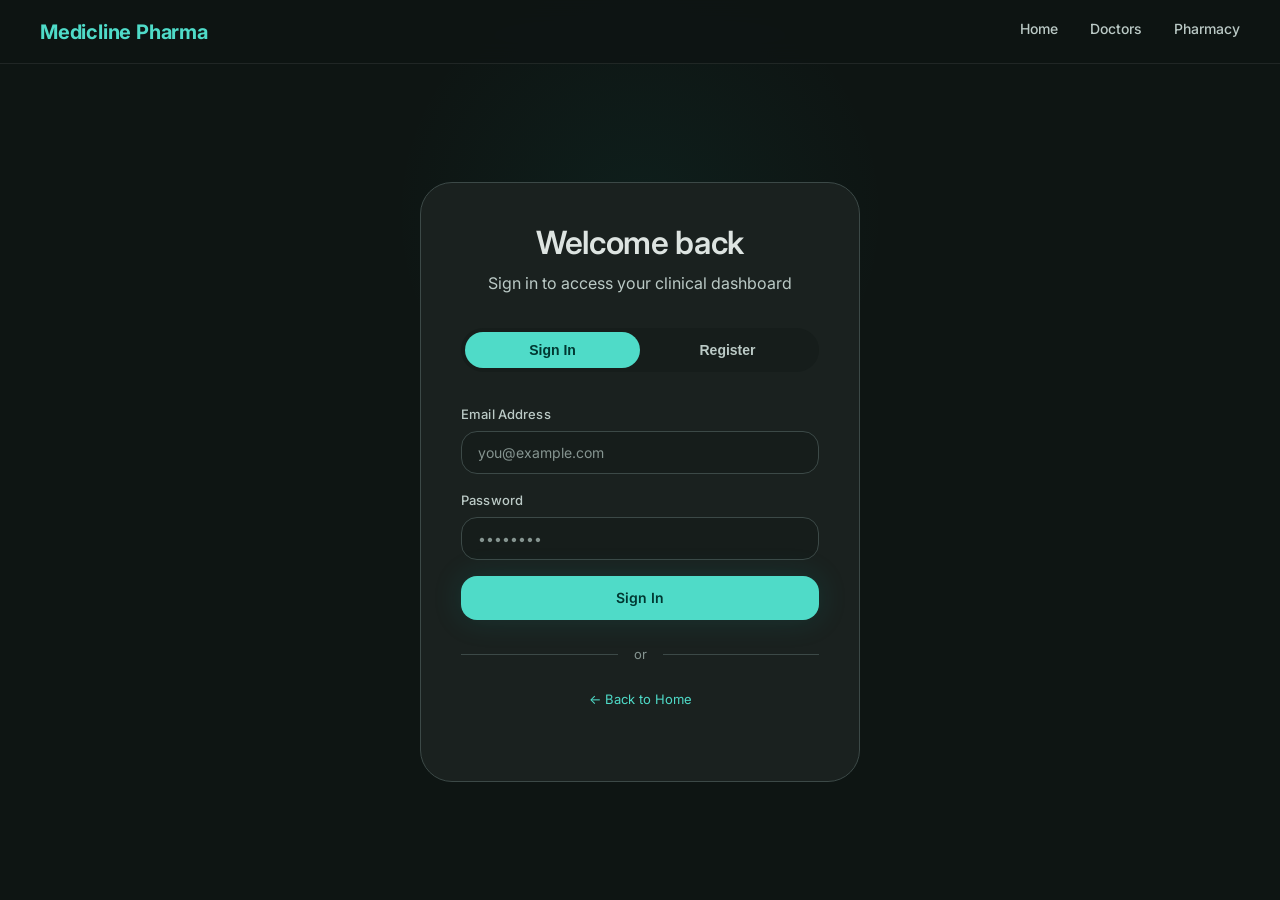
<file: src/main/resources/static/dashboard.html>
<!DOCTYPE html>
<html lang="en">

<head>
    <meta charset="UTF-8">
    <meta name="viewport" content="width=device-width, initial-scale=1.0">
    <title>Dashboard — Medicline Pharma</title>
    <link href="https://fonts.googleapis.com/css2?family=Inter:wght@300;400;500;600;700&display=swap" rel="stylesheet">
    <link rel="stylesheet" href="styles.css">
    <style>
        .dashboard-layout {
            display: grid;
            grid-template-columns: 240px 1fr;
            min-height: calc(100vh - 80px);
        }

        /* Sidebar */
        .sidebar {
            background: var(--surface-container);
            border-right: 1px solid var(--outline-variant);
            padding: 24px 0;
            display: flex;
            flex-direction: column;
        }

        .sidebar-profile {
            padding: 0 20px 24px;
            border-bottom: 1px solid var(--outline-variant);
            margin-bottom: 16px;
        }

        .sidebar-profile .avatar {
            width: 48px;
            height: 48px;
            border-radius: 50%;
            background: var(--surface-container-high);
            display: flex;
            align-items: center;
            justify-content: center;
            font-size: 1.5rem;
            margin-bottom: 12px;
            border: 2px solid var(--primary);
        }

        .sidebar-profile .name {
            font-weight: 600;
            font-size: 15px;
            color: var(--primary);
        }

        .sidebar-profile .role {
            font-size: 12px;
            color: var(--on-surface-variant);
        }

        .sidebar-nav {
            flex: 1;
        }

        .sidebar-nav a {
            display: flex;
            align-items: center;
            gap: 12px;
            padding: 12px 20px;
            color: var(--on-surface-variant);
            text-decoration: none;
            font-size: 14px;
            font-weight: 500;
            transition: all var(--transition-fast);
            border-left: 3px solid transparent;
        }

        .sidebar-nav a:hover {
            background: rgba(79, 219, 200, 0.05);
            color: var(--on-surface);
        }

        .sidebar-nav a.active {
            color: var(--primary);
            background: rgba(79, 219, 200, 0.08);
            border-left-color: var(--primary);
        }

        .sidebar-nav a .icon {
            font-size: 18px;
            width: 24px;
            text-align: center;
        }

        .logout-btn {
            margin: 16px 20px 0;
            padding: 10px;
            border-radius: var(--rounded);
            border: 1px solid rgba(239, 68, 68, 0.3);
            background: rgba(239, 68, 68, 0.08);
            color: var(--danger);
            font-size: 13px;
            font-weight: 600;
            cursor: pointer;
            transition: all var(--transition-fast);
            text-align: center;
        }

        .logout-btn:hover {
            background: rgba(239, 68, 68, 0.2);
        }

        /* Main */
        .main-area {
            padding: 32px;
            overflow-y: auto;
        }

        .welcome-header {
            margin-bottom: 32px;
        }

        .welcome-header h1 {
            font-size: 28px;
            margin-bottom: 4px;
        }

        /* Overview cards */
        .overview-grid {
            display: grid;
            grid-template-columns: repeat(3, 1fr);
            gap: 20px;
            margin-bottom: 40px;
        }

        .overview-card {
            background: var(--surface-container);
            border: 1px solid var(--outline-variant);
            border-radius: var(--rounded-md);
            padding: 24px;
            transition: all var(--transition-smooth);
        }

        .overview-card:hover {
            border-color: rgba(79, 219, 200, 0.3);
        }

        .overview-card .ov-label {
            font-size: 12px;
            font-weight: 600;
            text-transform: uppercase;
            letter-spacing: 0.05em;
            color: var(--on-surface-variant);
            margin-bottom: 8px;
        }

        .overview-card .ov-value {
            font-size: 32px;
            font-weight: 700;
            color: var(--on-surface);
        }

        .overview-card .ov-sub {
            font-size: 13px;
            color: var(--on-surface-variant);
            margin-top: 4px;
        }

        /* Recent sections */
        .section-title {
            font-size: 18px;
            font-weight: 600;
            margin-bottom: 16px;
        }

        .two-col {
            display: grid;
            grid-template-columns: 1fr 1fr;
            gap: 24px;
        }

        .recent-list {
            display: flex;
            flex-direction: column;
            gap: 12px;
        }

        .recent-item {
            background: var(--surface-container);
            border: 1px solid var(--outline-variant);
            border-radius: var(--rounded);
            padding: 16px;
            display: flex;
            justify-content: space-between;
            align-items: center;
            transition: all var(--transition-fast);
        }

        .recent-item:hover {
            border-color: rgba(79, 219, 200, 0.2);
        }

        .recent-item .ri-info strong {
            font-size: 14px;
            display: block;
        }

        .recent-item .ri-info p {
            font-size: 12px;
            color: var(--on-surface-variant);
        }

        .quick-actions {
            display: grid;
            grid-template-columns: 1fr 1fr;
            gap: 12px;
        }

        /* ---- Enhanced Appointments ---- */
        .appt-stats {
            display: grid;
            grid-template-columns: repeat(4, 1fr);
            gap: 12px;
            margin-bottom: 28px;
        }

        .appt-stat-card {
            display: flex;
            align-items: center;
            gap: 14px;
            background: var(--surface-container);
            border: 1px solid var(--outline-variant);
            border-radius: 12px;
            padding: 18px 20px;
            transition: all var(--transition-smooth);
        }

        .appt-stat-card:hover {
            border-color: rgba(79, 219, 200, 0.25);
        }

        .appt-stat-card .stat-icon {
            font-size: 22px;
            width: 44px;
            height: 44px;
            display: flex;
            align-items: center;
            justify-content: center;
            border-radius: 10px;
            background: rgba(255, 255, 255, 0.04);
            flex-shrink: 0;
        }

        .appt-stat-card .stat-num {
            font-size: 24px;
            font-weight: 700;
            display: block;
            line-height: 1.2;
        }

        .appt-stat-card .stat-lbl {
            font-size: 11px;
            text-transform: uppercase;
            letter-spacing: 0.05em;
            color: var(--on-surface-variant);
        }

        .appt-filter-bar {
            display: flex;
            gap: 6px;
            margin-bottom: 24px;
            flex-wrap: wrap;
        }

        .appt-filter-bar .filter-tab {
            padding: 6px 18px;
            border-radius: 20px;
            font-size: 12px;
            font-weight: 600;
            border: 1px solid var(--outline-variant);
            background: transparent;
            color: var(--on-surface-variant);
            cursor: pointer;
            transition: all 0.2s;
        }

        .appt-filter-bar .filter-tab:hover {
            border-color: var(--primary);
            color: var(--on-surface);
        }

        .appt-filter-bar .filter-tab.active {
            background: var(--primary);
            color: #000;
            border-color: var(--primary);
        }

        .appt-card {
            background: var(--surface-container);
            border: 1px solid var(--outline-variant);
            border-radius: 12px;
            padding: 20px 24px;
            display: flex;
            justify-content: space-between;
            align-items: center;
            transition: all var(--transition-smooth);
            animation: fadeSlideUp 0.4s ease;
        }

        .appt-card:hover {
            border-color: rgba(79, 219, 200, 0.25);
            transform: translateY(-2px);
            box-shadow: 0 8px 24px rgba(0, 0, 0, 0.15);
        }

        @keyframes fadeSlideUp {
            from {
                opacity: 0;
                transform: translateY(16px);
            }

            to {
                opacity: 1;
                transform: translateY(0);
            }
        }

        .appt-card .appt-left {
            display: flex;
            align-items: center;
            gap: 18px;
            flex: 1;
            min-width: 0;
        }

        .appt-card .appt-avatar {
            width: 48px;
            height: 48px;
            border-radius: 50%;
            display: flex;
            align-items: center;
            justify-content: center;
            font-size: 24px;
            background: rgba(79, 219, 200, 0.1);
            flex-shrink: 0;
        }

        .appt-card .appt-info h4 {
            font-size: 16px;
            font-weight: 600;
            margin: 0 0 2px;
        }

        .appt-card .appt-info .appt-meta {
            font-size: 12px;
            color: var(--on-surface-variant);
            display: flex;
            align-items: center;
            gap: 8px;
            flex-wrap: wrap;
        }

        .appt-card .appt-info .appt-meta span {
            display: flex;
            align-items: center;
            gap: 4px;
        }

        .appt-card .appt-info .appt-reason {
            font-size: 13px;
            color: var(--on-surface-variant);
            margin-top: 4px;
            line-height: 1.4;
        }

        .appt-card .appt-right {
            display: flex;
            align-items: center;
            gap: 12px;
            flex-shrink: 0;
        }

        .status-badge {
            display: inline-flex;
            align-items: center;
            gap: 4px;
            padding: 4px 12px;
            border-radius: 20px;
            font-size: 11px;
            font-weight: 700;
            letter-spacing: 0.04em;
            text-transform: uppercase;
            white-space: nowrap;
        }

        .status-badge.pending {
            background: rgba(255, 183, 77, 0.12);
            color: var(--warning);
            border: 1px solid rgba(255, 183, 77, 0.25);
        }

        .status-badge.approved {
            background: rgba(76, 175, 80, 0.12);
            color: var(--success);
            border: 1px solid rgba(76, 175, 80, 0.25);
        }

        .status-badge.completed {
            background: rgba(79, 219, 200, 0.12);
            color: var(--primary);
            border: 1px solid rgba(79, 219, 200, 0.25);
        }

        .status-badge.rejected {
            background: rgba(239, 68, 68, 0.12);
            color: var(--danger);
            border: 1px solid rgba(239, 68, 68, 0.25);
        }

        .btn-sm-appt {
            padding: 6px 14px;
            font-size: 12px;
            font-weight: 600;
            border-radius: 6px;
            border: 1px solid var(--outline-variant);
            background: transparent;
            color: var(--on-surface);
            cursor: pointer;
            transition: all 0.2s;
            white-space: nowrap;
        }

        .btn-sm-appt:hover {
            border-color: var(--primary);
            color: var(--primary);
        }

        .btn-sm-appt.approve {
            background: var(--primary);
            color: #000;
            border-color: var(--primary);
        }

        .btn-sm-appt.approve:hover {
            box-shadow: var(--glow-teal);
        }

        .btn-sm-appt.reject {
            border-color: rgba(239, 68, 68, 0.3);
            color: var(--danger);
        }

        .btn-sm-appt.reject:hover {
            background: rgba(239, 68, 68, 0.1);
        }

        .appt-empty {
            text-align: center;
            padding: 64px 24px;
            color: var(--on-surface-variant);
        }

        .appt-empty .icon {
            font-size: 48px;
            margin-bottom: 12px;
        }

        .appt-empty p {
            font-size: 14px;
            margin: 0;
        }

        /* ---- Enhanced Medical History ---- */
        .history-grid {
            display: flex;
            flex-direction: column;
            gap: 16px;
        }

        .history-card {
            background: var(--surface-container);
            border: 1px solid var(--outline-variant);
            border-radius: 12px;
            padding: 22px 24px;
            transition: all var(--transition-smooth);
            animation: fadeSlideUp 0.4s ease;
        }

        .history-card:hover {
            border-color: rgba(79, 219, 200, 0.2);
        }

        .history-card .hc-header {
            display: flex;
            justify-content: space-between;
            align-items: center;
            margin-bottom: 14px;
        }

        .history-card .hc-header .hc-doctor {
            display: flex;
            align-items: center;
            gap: 12px;
        }

        .history-card .hc-header .hc-doctor .hc-avatar {
            width: 40px;
            height: 40px;
            border-radius: 50%;
            display: flex;
            align-items: center;
            justify-content: center;
            font-size: 20px;
            background: rgba(79, 219, 200, 0.08);
            flex-shrink: 0;
        }

        .history-card .hc-header .hc-doctor h4 {
            font-size: 15px;
            font-weight: 600;
            margin: 0;
        }

        .history-card .hc-header .hc-doctor .hc-spec {
            font-size: 11px;
            color: var(--on-surface-variant);
        }

        .history-card .hc-header .hc-date {
            font-size: 12px;
            color: var(--on-surface-variant);
            white-space: nowrap;
        }

        .history-card .hc-body {
            display: flex;
            flex-direction: column;
            gap: 8px;
        }

        .history-card .hc-body .hc-field {
            display: flex;
            gap: 8px;
            font-size: 13px;
            line-height: 1.5;
        }

        .history-card .hc-body .hc-field .hc-label {
            font-weight: 600;
            color: var(--on-surface);
            white-space: nowrap;
            min-width: 90px;
        }

        .history-card .hc-body .hc-field .hc-value {
            color: var(--on-surface-variant);
        }

        .history-empty {
            text-align: center;
            padding: 64px 24px;
            color: var(--on-surface-variant);
        }

        .history-empty .icon {
            font-size: 48px;
            margin-bottom: 12px;
        }

        .history-empty p {
            font-size: 14px;
            margin: 0;
        }

        .qa-card {
            background: var(--surface-container);
            border: 1px solid var(--outline-variant);
            border-radius: var(--rounded-md);
            padding: 24px;
            text-align: center;
            cursor: pointer;
            transition: all var(--transition-smooth);
            text-decoration: none;
            color: var(--on-surface);
        }

        .qa-card:hover {
            border-color: var(--primary);
            box-shadow: var(--glow-teal);
            transform: translateY(-4px);
        }

        .qa-card .qa-icon {
            font-size: 32px;
            margin-bottom: 8px;
        }

        .qa-card .qa-title {
            font-weight: 600;
            font-size: 14px;
        }

        .qa-card .qa-desc {
            font-size: 12px;
            color: var(--on-surface-variant);
            margin-top: 4px;
        }

        /* Chat Page wrapped in card */
        .chat-container-card {
            display: grid;
            grid-template-columns: 320px 1fr;
            background: var(--surface-container-lowest);
            border: 1px solid var(--outline-variant);
            border-radius: var(--rounded-lg);
            height: calc(100vh - 140px);
            min-height: 500px;
            overflow: hidden;
            box-shadow: 0 4px 20px rgba(0, 0, 0, 0.1);
        }

        .chat-list-panel {
            background: var(--surface-container-lowest);
            border-right: 1px solid var(--outline-variant);
            display: flex;
            flex-direction: column;
            overflow-y: auto;
        }

        .chat-list-header {
            padding: 24px;
            border-bottom: 1px solid var(--outline-variant);
            font-size: 18px;
            font-weight: 600;
        }

        .consult-item {
            padding: 16px 24px;
            border-bottom: 1px solid var(--outline-variant);
            cursor: pointer;
            transition: all var(--transition-fast);
        }

        .consult-item:hover {
            background: rgba(79, 219, 200, 0.05);
        }

        .consult-item.active {
            background: rgba(79, 219, 200, 0.1);
            border-left: 4px solid var(--primary);
        }

        .consult-item .c-name {
            font-weight: 600;
            font-size: 15px;
            margin-bottom: 4px;
            color: var(--on-surface);
        }

        .consult-item .c-status {
            font-size: 12px;
            color: var(--primary);
            display: flex;
            align-items: center;
            gap: 6px;
        }

        .consult-item .c-status.closed {
            color: var(--outline);
        }

        .chat-main-panel {
            display: flex;
            flex-direction: column;
            background: var(--surface);
            min-height: 0;
            overflow: hidden;
        }

        .chat-header {
            padding: 16px 24px;
            border-bottom: 1px solid var(--outline-variant);
            display: flex;
            justify-content: space-between;
            align-items: center;
            background: var(--surface-container);
            flex-shrink: 0;
        }

        .chat-messages {
            flex: 1;
            padding: 24px;
            overflow-y: auto;
            display: flex;
            flex-direction: column;
            gap: 16px;
        }

        .message {
            max-width: 75%;
            padding: 14px 18px;
            border-radius: var(--rounded);
            font-size: 14px;
            line-height: 1.5;
        }

        .message .timestamp {
            font-size: 11px;
            color: var(--outline);
            margin-top: 6px;
        }

        .msg-patient {
            background: var(--surface-container-high);
            color: var(--on-surface);
            align-self: flex-start;
            border-bottom-left-radius: 4px;
        }

        .msg-doctor {
            background: rgba(79, 219, 200, 0.15);
            color: var(--on-surface);
            align-self: flex-end;
            border-bottom-right-radius: 4px;
        }

        .chat-input-bar {
            padding: 16px 24px;
            border-top: 1px solid var(--outline-variant);
            display: flex;
            gap: 12px;
            background: var(--surface-container);
            margin-bottom: 16px;
            flex-shrink: 0;
        }

        .chat-input-bar input {
            margin-bottom: 0;
            border-radius: var(--rounded-full);
            flex: 1;
        }

        .no-consult {
            text-align: center;
            padding: 64px;
            color: var(--on-surface-variant);
            width: 100%;
            grid-column: 1 / -1;
            display: flex;
            flex-direction: column;
            justify-content: center;
            align-items: center;
        }

        .no-consult .icon {
            font-size: 48px;
            margin-bottom: 16px;
        }

        /* --- Notifications --- */
        .notif-wrapper {
            position: relative;
            display: inline-flex;
            align-items: center;
            cursor: pointer;
        }

        .notif-badge {
            position: absolute;
            top: -5px;
            right: -5px;
            background: #ff4d4d;
            color: white;
            font-size: 10px;
            font-weight: 800;
            min-width: 16px;
            height: 16px;
            display: none;
            align-items: center;
            justify-content: center;
            border-radius: 50%;
            border: 2px solid var(--surface-container);
        }

        .notif-panel {
            position: absolute;
            top: 140%;
            right: -10px;
            width: 300px;
            background: var(--surface-container-high);
            border: 1px solid var(--outline-variant);
            border-radius: 8px;
            box-shadow: 0 12px 32px rgba(0, 0, 0, 0.4);
            display: none;
            flex-direction: column;
            z-index: 1000;
            overflow: hidden;
        }

        .notif-panel.open {
            display: flex;
        }

        .notif-header {
            padding: 12px 16px;
            border-bottom: 1px solid var(--outline-variant);
            display: flex;
            justify-content: space-between;
            align-items: center;
        }

        .notif-header h4 {
            margin: 0;
            font-size: 13px;
            font-weight: 700;
        }

        .notif-list {
            max-height: 320px;
            overflow-y: auto;
        }

        .notif-item {
            padding: 12px 16px;
            border-bottom: 1px solid rgba(255, 255, 255, 0.05);
            transition: background 0.2s;
            cursor: pointer;
        }

        .notif-item:hover {
            background: rgba(255, 255, 255, 0.03);
        }

        .notif-item.unread {
            border-left: 3px solid var(--primary);
            background: rgba(79, 219, 200, 0.03);
        }

        .notif-msg {
            font-size: 12px;
            color: var(--on-surface);
            margin-bottom: 4px;
            line-height: 1.4;
            text-align: left;
        }

        .notif-time {
            font-size: 10px;
            color: var(--on-surface-variant);
            text-align: left;
        }

        .notif-footer {
            padding: 10px;
            text-align: center;
            border-top: 1px solid var(--outline-variant);
        }

        .notif-footer a {
            font-size: 11px;
            color: var(--primary);
            font-weight: 600;
            text-decoration: none;
        }

        .notif-empty {
            padding: 32px;
            text-align: center;
            color: var(--on-surface-variant);
            font-size: 12px;
        }

        .btn-icon {
            background: none;
            border: none;
            cursor: pointer;
            font-size: 20px;
            color: var(--on-surface-variant);
            padding: 8px;
            border-radius: 50%;
            transition: background 0.2s;
        }

        .btn-icon:hover {
            background: rgba(255, 255, 255, 0.05);
            color: var(--primary);
        }

        /* Rating Modal */
        .star-rating {
            display: flex;
            justify-content: center;
            gap: 8px;
            margin-bottom: 8px;
        }

        .star-rating .star {
            font-size: 40px;
            cursor: pointer;
            color: var(--outline);
            transition: all 0.2s;
            user-select: none;
        }

        .star-rating .star:hover {
            transform: scale(1.2);
        }

        .star-rating .star.active {
            color: #f59e0b;
            text-shadow: 0 0 12px rgba(245, 158, 11, 0.4);
        }

        .star-rating .star.hover {
            color: #fbbf24;
        }

        .modal-overlay {
            position: fixed;
            inset: 0;
            background: rgba(0, 0, 0, 0.6);
            backdrop-filter: blur(4px);
            z-index: 200;
            display: none;
            align-items: center;
            justify-content: center;
        }

        .modal-overlay.open {
            display: flex;
        }

        .modal-card {
            background: var(--surface-container);
            border: 1px solid var(--outline-variant);
            border-radius: var(--rounded-lg);
            padding: 32px;
            max-width: 90vw;
            position: relative;
        }

        .modal-card h3 {
            font-size: 20px;
            margin-bottom: 24px;
        }

        .close-modal {
            position: absolute;
            top: 16px;
            right: 16px;
            background: none;
            border: none;
            color: var(--on-surface-variant);
            font-size: 20px;
            cursor: pointer;
        }
    </style>
</head>

<body>
    <nav class="navbar">
        <a href="index.html" class="brand">Medicline Pharma</a>
        <div class="nav-links">
            <a href="pharmacy.html">Pharmacy</a>
            <a href="doctors.html">Doctors</a>
            <a href="orders.html">Orders</a>
        </div>
        <div class="nav-right">
            <div class="notif-wrapper" id="notif-btn">
                <button class="btn-icon" aria-label="Notifications" onclick="toggleNotifs(event)">🔔</button>
                <span id="notif-badge" class="notif-badge">0</span>
                <div id="notif-panel" class="notif-panel">
                    <div class="notif-header">
                        <h4>Notifications</h4>
                        <span style="font-size: 10px; color: var(--primary); cursor: pointer;"
                            onclick="markAllAsRead(event)">Mark all as read</span>
                    </div>
                    <div id="notif-list" class="notif-list">
                        <div class="notif-empty">No new notifications</div>
                    </div>
                    <div class="notif-footer">
                        <a href="#" onclick="clearAllNotifications(event)">Clear all</a>
                    </div>
                </div>
            </div>
        </div>
    </nav>

    <div class="dashboard-layout">
        <!-- Sidebar -->
        <aside class="sidebar">
            <div class="sidebar-profile">
                <div class="avatar" id="sidebar-avatar">👤</div>
                <div class="name" id="sidebar-name">Loading...</div>
                <div class="role" id="sidebar-role">—</div>
            </div>
            <nav class="sidebar-nav">
                <a href="#" class="active" onclick="showPage('overview')"><span class="icon">📊</span> Overview</a>
                <a href="#" id="nav-appointments" style="display:none;" onclick="showPage('appointments')"><span
                        class="icon">📅</span> Appointments</a>
                <a href="#" id="nav-medical-history" style="display:none;" onclick="showPage('medical-history')"><span
                        class="icon">📋</span> Medical History</a>
                <a href="#" id="nav-rx-requests" style="display:none;" onclick="showPage('rx-requests')"><span
                        class="icon">📜</span> Rx Approvals</a>
                <a href="#" id="nav-schedule" style="display:none;" onclick="showPage('schedule')"><span
                        class="icon">⏰</span> Manage Schedule</a>
                <a href="#" id="nav-doctor-profile" style="display:none;" onclick="showPage('doctor-profile')"><span
                        class="icon">🧑‍⚕️</span> My Profile</a>
                <a href="#" onclick="showPage('chat')"><span class="icon">💬</span> Consultations</a>
                <a href="pharmacy.html"><span class="icon">💊</span> Pharmacy</a>
                <a href="orders.html"><span class="icon">📦</span> My Orders</a>
            </nav>
            <button class="logout-btn" onclick="logout()">🚪 Log Out</button>
        </aside>

        <!-- Main Area -->
        <div class="main-area" id="main-area-container">
            <!-- Overview Page -->
            <div id="page-overview">
                <div class="welcome-header">
                    <h1 id="welcome-msg">Welcome back!</h1>
                    <p>Here's an overview of your activity.</p>
                </div>

                <div class="overview-grid" id="overview-cards">
                    <!-- Filled by JS based on role -->
                </div>

                <div class="two-col">
                    <div>
                        <h3 class="section-title">Quick Actions</h3>
                        <div class="quick-actions" id="quick-actions">
                            <!-- Filled by JS -->
                        </div>
                    </div>
                    <div>
                        <h3 class="section-title">Recent Orders</h3>
                        <div class="recent-list" id="recent-orders">
                            <p style="color:var(--on-surface-variant);font-size:14px;">No orders yet.</p>
                        </div>
                    </div>
                </div>
            </div>

            <!-- Appointments Page -->
            <div id="page-appointments" style="display:none; padding: 24px;">
                <div class="welcome-header">
                    <h1>📅 Appointments</h1>
                    <p>Manage your appointment requests and approvals.</p>
                </div>
                <div class="appt-stats" id="appt-stats">
                    <div class="appt-stat-card">
                        <div class="stat-icon">⏳</div>
                        <div><span class="stat-num" id="stat-pending">0</span><span class="stat-lbl">Pending</span>
                        </div>
                    </div>
                    <div class="appt-stat-card">
                        <div class="stat-icon">✓</div>
                        <div><span class="stat-num" id="stat-approved">0</span><span class="stat-lbl">Approved</span>
                        </div>
                    </div>
                    <div class="appt-stat-card">
                        <div class="stat-icon">✅</div>
                        <div><span class="stat-num" id="stat-completed">0</span><span class="stat-lbl">Completed</span>
                        </div>
                    </div>
                    <div class="appt-stat-card">
                        <div class="stat-icon">✕</div>
                        <div><span class="stat-num" id="stat-rejected">0</span><span class="stat-lbl">Rejected</span>
                        </div>
                    </div>
                </div>
                <div class="appt-filter-bar" id="appt-filter-bar">
                    <button class="filter-tab active" data-filter="all">All</button>
                    <button class="filter-tab" data-filter="PENDING">Pending</button>
                    <button class="filter-tab" data-filter="APPROVED">Approved</button>
                    <button class="filter-tab" data-filter="COMPLETED">Completed</button>
                    <button class="filter-tab" data-filter="REJECTED">Rejected</button>
                </div>
                <div id="appointments-list"></div>
            </div>

            <!-- Medical History Page -->
            <div id="page-medical-history" style="display:none; padding: 24px;">
                <div class="welcome-header">
                    <h1>📋 Medical History</h1>
                    <p>Your past consultations, diagnoses, and prescriptions.</p>
                </div>
                <div class="history-grid" id="medical-history-list">
                    <div class="history-empty">
                        <div class="icon">📄</div>
                        <p>Loading...</p>
                    </div>
                </div>
            </div>

            <!-- Prescription Requests (Rx) Page -->
            <div id="page-rx-requests" style="display:none; padding: 24px;">
                <div class="welcome-header">
                    <h1>📋 Prescription Requests</h1>
                    <p>Track status and feedback for your controlled medication purchases.</p>
                </div>
                <div class="card" style="padding: 24px; background: var(--surface-container); border: 1px solid var(--outline-variant); border-radius: var(--rounded-md);">
                    <h3 style="margin-bottom:16px; color:var(--primary); font-size:16px;">My Requests</h3>
                    <div id="user-rx-requests-list" style="display:flex; flex-direction:column; gap:16px;">
                        <p style="color:var(--on-surface-variant); font-size:14px; text-align:center; padding:32px;">Loading requests...</p>
                    </div>
                </div>
            </div>

            <!-- Manage Schedule Page (Doctor Only) -->
            <div id="page-schedule" style="display:none; padding: 24px;">
                <div class="welcome-header">
                    <h1>Manage Schedule</h1>
                    <p>Add availability slots for patients to book.</p>
                </div>
                <div class="two-col">
                    <div
                        style="background: var(--surface-container); border: 1px solid var(--outline-variant); border-radius: var(--rounded-md); padding: 24px;">
                        <h3 class="section-title">Add New Slot</h3>
                        <label
                            style="font-size: 13px; font-weight: 600; margin-bottom: 4px; display: block;">Date</label>
                        <input type="date" id="slot-date"
                            style="width:100%; margin-bottom:16px; padding:10px; background:var(--surface-container-high); border:1px solid var(--outline-variant); color:var(--on-surface); border-radius:var(--rounded);">

                        <div style="display:grid; grid-template-columns:1fr 1fr; gap:12px;">
                            <div>
                                <label
                                    style="font-size: 13px; font-weight: 600; margin-bottom: 4px; display: block;">Start
                                    Time</label>
                                <input type="time" id="slot-start"
                                    style="width:100%; margin-bottom:16px; padding:10px; background:var(--surface-container-high); border:1px solid var(--outline-variant); color:var(--on-surface); border-radius:var(--rounded);">
                            </div>
                            <div>
                                <label
                                    style="font-size: 13px; font-weight: 600; margin-bottom: 4px; display: block;">End
                                    Time</label>
                                <input type="time" id="slot-end"
                                    style="width:100%; margin-bottom:16px; padding:10px; background:var(--surface-container-high); border:1px solid var(--outline-variant); color:var(--on-surface); border-radius:var(--rounded);">
                            </div>
                        </div>
                        <button class="btn btn-primary w-full" onclick="addSlot()">Add Slot</button>
                        <div id="slot-msg" style="font-size:13px; margin-top:12px; display:none;"></div>
                    </div>
                    <div>
                        <h3 class="section-title">Upcoming Slots</h3>
                        <div class="recent-list" id="upcoming-slots-list">
                            <p style="color:var(--on-surface-variant);font-size:14px;">Loading...</p>
                        </div>
                    </div>
                </div>
            </div>

            <!-- Doctor Profile Page (Doctor Only) -->
            <div id="page-doctor-profile" style="display:none; padding: 24px;">
                <div class="welcome-header">
                    <h1>🧑‍⚕️ My Profile</h1>
                    <p>Update your professional details to attract the right patients.</p>
                </div>
                <div class="card" style="padding: 24px; background: var(--surface-container); border: 1px solid var(--outline-variant); border-radius: var(--rounded-md); max-width: 600px;">
                    <label style="font-size: 13px; font-weight: 600; margin-bottom: 4px; display: block;">Specialization Field</label>
                    <select id="doc-specialization" style="width:100%; margin-bottom:16px; padding:10px; background:var(--surface-container-high); border:1px solid var(--outline-variant); color:var(--on-surface); border-radius:var(--rounded);">
                        <option value="">Select a specialization...</option>
                        <option value="General Medicine">General Medicine</option>
                        <option value="Dermatology (Skin)">Dermatology (Skin)</option>
                        <option value="Cardiology (Heart)">Cardiology (Heart)</option>
                        <option value="Pediatrics">Pediatrics</option>
                        <option value="Neurology">Neurology</option>
                        <option value="Psychiatry">Psychiatry</option>
                    </select>

                    <label style="font-size: 13px; font-weight: 600; margin-bottom: 4px; display: block;">Years of Experience</label>
                    <input type="number" id="doc-experience" min="0" placeholder="e.g., 5"
                        style="width:100%; margin-bottom:16px; padding:10px; background:var(--surface-container-high); border:1px solid var(--outline-variant); color:var(--on-surface); border-radius:var(--rounded);">

                    <label style="font-size: 13px; font-weight: 600; margin-bottom: 4px; display: block;">Professional Bio</label>
                    <textarea id="doc-bio" rows="4" placeholder="Tell patients about your background and expertise..."
                        style="width:100%; margin-bottom:16px; padding:10px; background:var(--surface-container-high); border:1px solid var(--outline-variant); color:var(--on-surface); border-radius:var(--rounded);"></textarea>

                    <button class="btn btn-primary w-full" onclick="updateDoctorProfile()">Save Profile Updates</button>
                    <div id="profile-msg" style="font-size:13px; margin-top:12px; display:none; text-align: center;"></div>
                </div>
            </div>

            <!-- Chat / Consultations Page (hidden by default) -->
            <div id="page-chat" style="display:none; padding: 24px;">
                <div style="display:flex;justify-content:space-between;align-items:center;margin-bottom:12px;">
                    <h1 style="margin:0;">Consultations</h1>
                    <button id="view-history-btn-top" class="btn btn-outline" style="font-size:12px; padding:8px 16px;"
                        onclick="openHistoryModal()">📋 View Medical History</button>
                </div>
                <div class="chat-container-card" style="height: calc(100vh - 180px);">
                    <div class="chat-list-panel">
                        <div class="chat-list-header"
                            style="display:flex;justify-content:space-between;align-items:center;">
                            <span>My Consultations</span>
                        </div>
                        <div id="consultation-list">
                            <p style="padding: 24px; color: var(--on-surface-variant); font-size: 14px;">Loading...</p>
                        </div>
                    </div>
                    <div class="chat-main-panel" id="chat-main-panel" style="display:none;">
                        <div class="chat-header">
                            <div>
                                <strong id="chat-partner-name">Consultation</strong>
                                <div style="font-size:13px;color:var(--primary);display:flex;align-items:center;gap:6px;"
                                    id="chat-status-line">
                                    <span class="pulse-dot"></span> Active
                                </div>
                            </div>
                            <div style="display:flex; gap:8px;">
                                <button id="view-history-btn" class="btn btn-outline"
                                    style="font-size:12px; padding:8px 16px;" onclick="openHistoryModal()">📋 View
                                    History</button>
                                <button id="add-notes-btn" class="btn btn-outline"
                                    style="font-size:12px; padding:8px 16px; display:none;"
                                    onclick="openMedicalNotesModal()">📝 Add Medical Notes</button>
                                <button id="rate-doctor-btn" class="btn btn-outline"
                                    style="font-size:12px; padding:8px 16px; display:none;"
                                    onclick="openRatingModal()">⭐ Rate Doctor</button>
                                <button id="complete-appt-btn" class="btn btn-outline"
                                    style="font-size:12px; padding:8px 16px; display:none;"
                                    onclick="completeAppointment()">Complete Appointment</button>
                            </div>
                        </div>
                        <div class="chat-messages" id="chat-messages">
                            <!-- Messages here -->
                        </div>
                        <div class="chat-input-bar" id="chat-input-bar">
                            <input type="text" id="chat-input" placeholder="Type your message..."
                                onkeypress="if(event.key === 'Enter') sendMessage()">
                            <button class="btn-icon" onclick="document.getElementById('file-input').click()"
                                title="Upload image">📎</button>
                            <input type="file" id="file-input" accept="image/*" style="display:none;"
                                onchange="uploadAndSendFile(event)">
                            <button class="btn btn-primary btn-sm" onclick="sendMessage()">Send →</button>
                        </div>
                    </div>
                    <div id="no-consult-selected" class="no-consult" style="grid-column: 2; height: 100%;">
                        <div class="icon">💬</div>
                        <p>Select a consultation from the list or <br>book a doctor from the <a href="doctors.html"
                                style="color:var(--primary);">Doctors page</a>.</p>
                    </div>
                </div>
            </div>
        </div>
    </div>

    <!-- History Viewer Modal (Doctor) -->
    <div class="modal-overlay" id="history-modal">
        <div class="modal-card" style="max-width: 600px; max-height: 80vh; overflow-y: auto;">
            <button class="close-modal" onclick="closeHistoryModal()">✕</button>
            <h3 style="margin-bottom: 16px;">📋 Patient Medical History</h3>
            <div id="history-modal-content">
                <p style="color:var(--on-surface-variant);font-size:14px;">Loading...</p>
            </div>
        </div>
    </div>

    <!-- Medical Notes Modal (Doctor) -->
    <div class="modal-overlay" id="medical-notes-modal">
        <div class="modal-card" style="max-width: 500px;">
            <button class="close-modal" onclick="closeMedicalNotesModal()">✕</button>
            <h3 style="margin-bottom: 16px;">📝 Add Medical Notes</h3>
            <label style="font-size:13px;font-weight:600;display:block;margin-bottom:4px;">Diagnosis</label>
            <textarea id="diagnosis-input" rows="3" placeholder="Enter diagnosis..."
                style="margin-bottom:12px;"></textarea>
            <label style="font-size:13px;font-weight:600;display:block;margin-bottom:4px;">Additional Notes</label>
            <textarea id="notes-input" rows="3" placeholder="Follow-up notes, recommendations..."
                style="margin-bottom:12px;"></textarea>
            <div id="medical-notes-msg" style="font-size:13px;margin-bottom:12px;display:none;"></div>
            <button class="btn btn-primary w-full" id="submit-notes-btn" onclick="submitMedicalNotes()">Save Medical
                History</button>
        </div>
    </div>

    <!-- Rating Modal -->
    <div class="modal-overlay" id="rating-modal">
        <div class="modal-card" style="max-width: 420px; text-align: center;">
            <button class="close-modal" onclick="closeRatingModal()">✕</button>
            <h3 style="margin-bottom: 8px;">⭐ Rate Your Doctor</h3>
            <p style="margin-bottom: 20px; font-size: 14px; color: var(--on-surface-variant);">How was your consultation
                experience?</p>
            <div class="star-rating" id="star-rating">
                <span class="star" data-value="1" onclick="setRating(1)">☆</span>
                <span class="star" data-value="2" onclick="setRating(2)">☆</span>
                <span class="star" data-value="3" onclick="setRating(3)">☆</span>
                <span class="star" data-value="4" onclick="setRating(4)">☆</span>
                <span class="star" data-value="5" onclick="setRating(5)">☆</span>
            </div>
            <div style="font-size:13px; color:var(--on-surface-variant); margin-bottom: 16px;" id="rating-label">Select
                a rating</div>
            <textarea id="review-comment" rows="3" placeholder="Share your experience (optional)"
                style="margin-bottom: 16px;"></textarea>
            <div id="rating-msg" style="font-size:13px; margin-bottom:12px; display:none;"></div>
            <button class="btn btn-primary w-full" id="submit-rating-btn" onclick="submitRating()">Submit
                Review</button>
        </div>
    </div>

    <script>
        const user = JSON.parse(localStorage.getItem('user') || 'null');
        if (!user) { window.location.href = 'login.html'; }

        let currentConsultationId = null;
        let currentDoctorId = null;
        let currentDoctorName = null;
        let currentPatientId = null;
        let currentConsultationStatus = null;
        let pollingInterval = null;

        // ---- Init ----
        document.addEventListener('DOMContentLoaded', () => {
            if (!user) return;
            document.getElementById('sidebar-name').textContent = user.name;
            document.getElementById('sidebar-role').textContent = user.role;
            document.getElementById('sidebar-avatar').textContent = user.role === 'DOCTOR' ? '🩺' : user.role === 'ADMIN' ? '👑' : '👤';
            document.getElementById('welcome-msg').textContent = `Welcome back, ${user.name.split(' ')[0]}!`;

            // Show nav items based on role
            if (user.role === 'PATIENT' || user.role === 'DOCTOR') {
                document.getElementById('nav-appointments').style.display = 'flex';
            }
            if (user.role === 'PATIENT' || user.role === 'DOCTOR') {
                document.getElementById('nav-medical-history').style.display = 'flex';
            }
            if (user.role === 'PATIENT') {
                document.getElementById('nav-rx-requests').style.display = 'flex';
            }
            if (user.role === 'DOCTOR') {
                document.getElementById('nav-schedule').style.display = 'flex';
                document.getElementById('nav-doctor-profile').style.display = 'flex';
            }

            loadOverview();
            loadRecentOrders();
            fetchNotifications();
            setInterval(fetchNotifications, 10000); // Poll every 10s
        });

        function showPage(page) {
            document.getElementById('page-overview').style.display = page === 'overview' ? 'block' : 'none';
            document.getElementById('page-chat').style.display = page === 'chat' ? 'block' : 'none';
            document.getElementById('page-appointments').style.display = page === 'appointments' ? 'block' : 'none';
            document.getElementById('page-medical-history').style.display = page === 'medical-history' ? 'block' : 'none';
            document.getElementById('page-schedule').style.display = page === 'schedule' ? 'block' : 'none';
            document.getElementById('page-rx-requests').style.display = page === 'rx-requests' ? 'block' : 'none';
            document.getElementById('page-doctor-profile').style.display = page === 'doctor-profile' ? 'block' : 'none';

            document.querySelectorAll('.sidebar-nav a').forEach(a => a.classList.remove('active'));
            if (event && event.target && event.target.closest) {
                const link = event.target.closest('a');
                if (link) link.classList.add('active');
            }

            if (page === 'chat') {
                loadConsultations();
            } else if (page === 'appointments') {
                loadAppointments();
            } else if (page === 'medical-history') {
                loadMedicalHistory();
            } else if (page === 'schedule') {
                loadSchedule();
            } else if (page === 'rx-requests') {
                loadUserRxRequests();
            } else if (page === 'doctor-profile') {
                loadDoctorProfile();
            } else {
                if (pollingInterval) clearInterval(pollingInterval);
            }
        }

        async function loadOverview() {
            const cards = document.getElementById('overview-cards');
            const actions = document.getElementById('quick-actions');

            if (user.role === 'PATIENT') {
                // Fetch real consultation count
                let consultCount = 0;
                try {
                    const res = await fetch(`/api/consultations/patient/${user.id}`);
                    const data = await res.json();
                    consultCount = data.length;
                } catch (e) { }

                let orderCount = 0;
                try {
                    const res = await fetch(`/api/orders/user/${user.id}`);
                    const data = await res.json();
                    orderCount = data.length;
                } catch (e) { }

                cards.innerHTML = `
                    <div class="overview-card"><div class="ov-label">My Consultations</div><div class="ov-value">${consultCount}</div><div class="ov-sub">Total consultations</div></div>
                    <div class="overview-card"><div class="ov-label">My Orders</div><div class="ov-value">${orderCount}</div><div class="ov-sub">Total orders placed</div></div>
                    <div class="overview-card"><div class="ov-label">Account Status</div><div class="ov-value" style="color:var(--success);font-size:18px;">Active</div><div class="ov-sub">Patient account</div></div>
                `;
                actions.innerHTML = `
                    <a href="doctors.html" class="qa-card"><div class="qa-icon">👨‍⚕️</div><div class="qa-title">Find a Doctor</div><div class="qa-desc">Book a consultation</div></a>
                    <a href="pharmacy.html" class="qa-card"><div class="qa-icon">💊</div><div class="qa-title">Pharmacy</div><div class="qa-desc">Order medicines</div></a>
                    <a href="#" class="qa-card" onclick="showPage('chat')"><div class="qa-icon">💬</div><div class="qa-title">Consultations</div><div class="qa-desc">View messages</div></a>
                    <a href="orders.html" class="qa-card"><div class="qa-icon">📦</div><div class="qa-title">Orders</div><div class="qa-desc">Track deliveries</div></a>
                `;
            } else if (user.role === 'DOCTOR') {
                let consultCount = 0;
                let pendingCount = 0;
                try {
                    // Use direct by-user endpoint — no fragile client-side find()
                    const apptsRes = await fetch(`/api/appointments/by-user/${user.id}`);
                    const appts = await apptsRes.json();
                    pendingCount = appts.filter(a => a.status === 'PENDING').length;

                    // Store the doctor entity ID for later use (from any appointment, or /api/doctors)
                    if (appts.length > 0) {
                        localStorage.setItem('myDocId', appts[0].doctor.id);
                    } else {
                        // Fallback: fetch from /api/doctors if no appointments yet
                        const docRes = await fetch('/api/doctors');
                        const docs = await docRes.json();
                        const myDoc = docs.find(d => String(d.user.id) === String(user.id));
                        if (myDoc) localStorage.setItem('myDocId', myDoc.id);
                    }

                    const docId = localStorage.getItem('myDocId');
                    if (docId) {
                        const consRes = await fetch(`/api/consultations/doctor/${docId}`);
                        const data = await consRes.json();
                        consultCount = data.length;
                    }
                } catch (e) { console.error('loadOverview doctor error', e); }
                cards.innerHTML = `
                    <div class="overview-card"><div class="ov-label">Pending Requests</div><div class="ov-value" style="color:var(--warning);">${pendingCount}</div><div class="ov-sub">Needs approval</div></div>
                    <div class="overview-card"><div class="ov-label">Active Consultations</div><div class="ov-value">${consultCount}</div><div class="ov-sub">Assigned to you</div></div>
                    <div class="overview-card"><div class="ov-label">Status</div><div class="ov-value" style="color:var(--success);font-size:18px;">Online</div><div class="ov-sub">Available for consults</div></div>
                `;
                actions.innerHTML = `
                    <a href="#" class="qa-card" onclick="showPage('appointments')"><div class="qa-icon">📅</div><div class="qa-title">Appointments</div><div class="qa-desc">Approve requests</div></a>
                    <a href="#" class="qa-card" onclick="showPage('chat')"><div class="qa-icon">💬</div><div class="qa-title">Consultations</div><div class="qa-desc">Reply to patients</div></a>
                    <a href="#" class="qa-card" onclick="showPage('schedule')"><div class="qa-icon">⏰</div><div class="qa-title">Schedule</div><div class="qa-desc">Manage availability</div></a>
                    <a href="pharmacy.html" class="qa-card"><div class="qa-icon">💊</div><div class="qa-title">Pharmacy</div><div class="qa-desc">View medicines</div></a>
                `;
            } else {
                cards.innerHTML = `
                    <div class="overview-card"><div class="ov-label">Role</div><div class="ov-value" style="font-size:18px;">Admin</div><div class="ov-sub">Full access</div></div>
                    <div class="overview-card"><div class="ov-label">System</div><div class="ov-value" style="color:var(--success);font-size:18px;">Online</div><div class="ov-sub">All systems operational</div></div>
                    <div class="overview-card"><div class="ov-label">Platform</div><div class="ov-value" style="font-size:18px;">Medicline Pharma</div><div class="ov-sub">v1.0</div></div>
                `;
                actions.innerHTML = `
                    <a href="pharmacy.html" class="qa-card"><div class="qa-icon">💊</div><div class="qa-title">Manage Medicines</div><div class="qa-desc">Add/edit stock</div></a>
                    <a href="doctors.html" class="qa-card"><div class="qa-icon">👨‍⚕️</div><div class="qa-title">Manage Doctors</div><div class="qa-desc">View all staff</div></a>
                `;
            }
        }

        async function loadRecentOrders() {
            try {
                const res = await fetch(`/api/orders/user/${user.id}`);
                const orders = await res.json();
                const list = document.getElementById('recent-orders');
                if (!orders.length) return;
                list.innerHTML = '';
                orders.slice(0, 4).forEach(o => {
                    list.innerHTML += `
                    <div class="recent-item">
                        <div class="ri-info">
                            <strong>Order #${o.id}</strong>
                            <p>${o.items?.length || 0} items — ${o.status}</p>
                        </div>
                        <span style="font-weight:700;">$${o.totalPrice?.toFixed(2) || '0.00'}</span>
                    </div>`;
                });
            } catch (e) { }
        }

        // ---- Appointments ----
        let allAppointments = [];
        let apptFilter = 'all';

        async function loadAppointments() {
            const list = document.getElementById('appointments-list');
            try {
                const endpoint = user.role === 'DOCTOR'
                    ? `/api/appointments/by-user/${user.id}`
                    : `/api/appointments/patient/${user.id}`;
                const res = await fetch(endpoint);
                const appts = await res.json();
                allAppointments = appts;
                renderAppointments();
            } catch (e) {
                list.innerHTML = '<div class="appt-empty"><div class="icon">⚠️</div><p>Failed to load appointments.</p></div>';
            }
        }

        function renderAppointments() {
            const list = document.getElementById('appointments-list');
            const filtered = apptFilter === 'all'
                ? allAppointments
                : allAppointments.filter(a => a.status === apptFilter);

            // Update stats
            const counts = { PENDING: 0, APPROVED: 0, COMPLETED: 0, REJECTED: 0 };
            allAppointments.forEach(a => { if (counts[a.status] !== undefined) counts[a.status]++; });
            document.getElementById('stat-pending').textContent = counts.PENDING;
            document.getElementById('stat-approved').textContent = counts.APPROVED;
            document.getElementById('stat-completed').textContent = counts.COMPLETED;
            document.getElementById('stat-rejected').textContent = counts.REJECTED;

            if (!filtered.length) {
                list.innerHTML = '<div class="appt-empty"><div class="icon">📅</div><p>No appointments found for this filter.</p></div>';
                return;
            }
            list.innerHTML = '';
            filtered.forEach((a, i) => {
                const partnerName = user.role === 'DOCTOR' ? a.patient?.name || 'Patient' : `Dr. ${a.doctor?.user?.name || 'Unknown'}`;
                const avatar = user.role === 'DOCTOR' ? '👤' : '🩺';
                const statusClass = (a.status || '').toLowerCase();
                const dateStr = a.appointmentDate ? new Date(a.appointmentDate).toLocaleDateString('en-US', { month: 'short', day: 'numeric', year: 'numeric' }) : '';
                const timeStr = a.startTime || '';
                list.innerHTML += `
                    <div class="appt-card" style="animation-delay:${i * 0.06}s">
                        <div class="appt-left">
                            <div class="appt-avatar">${avatar}</div>
                            <div class="appt-info">
                                <h4>${partnerName}</h4>
                                <div class="appt-meta">
                                    <span>📅 ${dateStr}</span>
                                    ${timeStr ? `<span>⏰ ${timeStr}</span>` : ''}
                                    ${a.doctor?.specialization ? `<span>🏷️ ${a.doctor.specialization}</span>` : ''}
                                </div>
                                ${a.reason ? `<div class="appt-reason">${a.reason}</div>` : ''}
                            </div>
                        </div>
                        <div class="appt-right">
                            <span class="status-badge ${statusClass}">${a.status}</span>
                            ${user.role === 'DOCTOR' && a.status === 'PENDING' ? `
                                <button class="btn-sm-appt approve" onclick="handleAppointment(${a.id},'approve')">✓ Approve</button>
                                <button class="btn-sm-appt reject" onclick="handleAppointment(${a.id},'reject')">✕ Reject</button>
                            ` : ''}
                        </div>
                    </div>`;
            });
        }

        // Filter tabs for appointments
        document.addEventListener('DOMContentLoaded', () => {
            setTimeout(() => {
                const filterBar = document.getElementById('appt-filter-bar');
                if (!filterBar) return;
                filterBar.addEventListener('click', (e) => {
                    const tab = e.target.closest('.filter-tab');
                    if (!tab) return;
                    filterBar.querySelectorAll('.filter-tab').forEach(t => t.classList.remove('active'));
                    tab.classList.add('active');
                    apptFilter = tab.dataset.filter;
                    renderAppointments();
                });
            }, 100);
        });

        async function handleAppointment(id, action) {
            try {
                await fetch(`/api/appointments/${id}/${action}`, { method: 'POST' });
                loadAppointments();
            } catch (e) { console.error(e); }
        }

        // ---- Medical History ----
        async function loadMedicalHistory() {
            const list = document.getElementById('medical-history-list');
            try {
                let endpoint;
                if (user.role === 'DOCTOR') {
                    const docId = localStorage.getItem('myDocId');
                    endpoint = `/api/medical-history/doctor/${docId}`;
                } else {
                    endpoint = `/api/medical-history/patient/${user.id}`;
                }
                const res = await fetch(endpoint);
                const history = await res.json();
                if (!history.length) {
                    list.innerHTML = '<div class="history-empty"><div class="icon">📄</div><p>No medical history found yet.</p></div>';
                    return;
                }
                list.innerHTML = '';
                history.forEach((h, i) => {
                    const name = user.role === 'DOCTOR' ? (h.patient?.name || 'Patient') : (h.doctor?.user?.name || 'Unknown Doctor');
                    const spec = user.role === 'DOCTOR' ? '' : (h.doctor?.specialization || '');
                    const date = h.visitDate ? new Date(h.visitDate).toLocaleDateString('en-US', { month: 'long', day: 'numeric', year: 'numeric' }) : '';
                    const avatar = user.role === 'DOCTOR' ? '👤' : '🩺';
                    list.innerHTML += `
                    <div class="history-card" style="animation-delay:${i * 0.06}s">
                        <div class="hc-header">
                            <div class="hc-doctor">
                                <div class="hc-avatar">${avatar}</div>
                                <div>
                                    <h4>${name}</h4>
                                    ${spec ? `<div class="hc-spec">${spec}</div>` : ''}
                                </div>
                            </div>
                            <div class="hc-date">${date}</div>
                        </div>
                        <div class="hc-body">
                            ${h.diagnosis ? `<div class="hc-field"><span class="hc-label">Diagnosis</span><span class="hc-value">${h.diagnosis}</span></div>` : ''}
                            ${h.prescription ? `<div class="hc-field"><span class="hc-label">Prescription</span><span class="hc-value">${h.prescription}</span></div>` : ''}
                            ${h.notes ? `<div class="hc-field"><span class="hc-label">Notes</span><span class="hc-value">${h.notes}</span></div>` : ''}
                        </div>
                    </div>`;
                });
            } catch (e) {
                list.innerHTML = '<div class="history-empty"><div class="icon">⚠️</div><p>Failed to load medical history.</p></div>';
            }
        }

        async function loadPatientHistoryForDoctor(patientId) {
            try {
                const docId = localStorage.getItem('myDocId');
                if (!docId) return [];
                const res = await fetch(`/api/medical-history/patient/${patientId}/doctor/${docId}`);
                return await res.json();
            } catch (e) { return []; }
        }

        async function openHistoryModal() {
            document.getElementById('history-modal').classList.add('open');
            const content = document.getElementById('history-modal-content');
            content.innerHTML = '<p style="color:var(--on-surface-variant);font-size:14px;">Loading...</p>';

            let history;
            if (user.role === 'DOCTOR') {
                if (!currentPatientId) {
                    content.innerHTML = '<p style="color:var(--on-surface-variant);font-size:14px;">No patient selected.</p>';
                    return;
                }
                history = await loadPatientHistoryForDoctor(currentPatientId);
            } else {
                const res = await fetch(`/api/medical-history/patient/${user.id}`);
                history = await res.json();
            }

            if (!history.length) {
                content.innerHTML = '<p style="color:var(--on-surface-variant);font-size:14px;">No medical history found.</p>';
                return;
            }
            content.innerHTML = '';
            history.forEach(h => {
                const date = h.visitDate ? new Date(h.visitDate).toLocaleDateString() : '';
                const docName = h.doctor?.user?.name || 'Unknown Doctor';
                content.innerHTML += `
                <div class="recent-item" style="flex-direction:column;align-items:stretch;gap:6px;margin-bottom:12px;">
                    <div style="display:flex;justify-content:space-between;font-size:12px;color:var(--on-surface-variant);">
                        <span>${docName}</span>
                        <span>${date}</span>
                    </div>
                    ${h.diagnosis ? `<div><strong>Diagnosis:</strong> ${h.diagnosis}</div>` : ''}
                    ${h.prescription ? `<div><strong>Prescription:</strong> ${h.prescription}</div>` : ''}
                    ${h.notes ? `<div><strong>Notes:</strong> ${h.notes}</div>` : ''}
                </div>`;
            });
        }

        function closeHistoryModal() {
            document.getElementById('history-modal').classList.remove('open');
        }

        async function openMedicalNotesModal() {
            document.getElementById('medical-notes-modal').classList.add('open');
            document.getElementById('diagnosis-input').value = '';
            document.getElementById('notes-input').value = '';
            document.getElementById('medical-notes-msg').style.display = 'none';
            document.getElementById('submit-notes-btn').disabled = false;
            document.getElementById('submit-notes-btn').textContent = 'Save Medical History';
        }

        function closeMedicalNotesModal() {
            document.getElementById('medical-notes-modal').classList.remove('open');
        }

        async function submitMedicalNotes() {
            const diagnosis = document.getElementById('diagnosis-input').value.trim();
            const notes = document.getElementById('notes-input').value.trim();
            if (!diagnosis && !notes) {
                const msg = document.getElementById('medical-notes-msg');
                msg.textContent = 'Please enter at least a diagnosis or notes.';
                msg.style.color = 'var(--danger)';
                msg.style.display = 'block';
                return;
            }
            const btn = document.getElementById('submit-notes-btn');
            btn.disabled = true;
            btn.textContent = 'Saving...';
            try {
                const res = await fetch('/api/medical-history', {
                    method: 'POST',
                    headers: { 'Content-Type': 'application/json' },
                    body: JSON.stringify({
                        consultationId: currentConsultationId,
                        diagnosis: diagnosis,
                        notes: notes
                    })
                });
                if (res.ok) {
                    const msg = document.getElementById('medical-notes-msg');
                    msg.textContent = '✅ Medical history saved successfully!';
                    msg.style.color = 'var(--success)';
                    msg.style.display = 'block';
                    btn.textContent = 'Saved';
                    setTimeout(closeMedicalNotesModal, 1500);
                } else {
                    const err = await res.text();
                    const msg = document.getElementById('medical-notes-msg');
                    msg.textContent = '❌ ' + err;
                    msg.style.color = 'var(--danger)';
                    msg.style.display = 'block';
                    btn.disabled = false;
                    btn.textContent = 'Save Medical History';
                }
            } catch (e) {
                const msg = document.getElementById('medical-notes-msg');
                msg.textContent = '❌ Network error.';
                msg.style.color = 'var(--danger)';
                msg.style.display = 'block';
                btn.disabled = false;
                btn.textContent = 'Save Medical History';
            }
        }

        // ---- Notifications ----
        async function fetchNotifications() {
            try {
                // --- Badge: use the dedicated unread-count endpoint ---
                const countRes = await fetch(`/api/notifications/unread-count?userId=${user.id}`);
                const unreadCount = await countRes.json();
                const badge = document.getElementById('notif-badge');
                if (unreadCount > 0) {
                    badge.textContent = unreadCount;
                    badge.style.display = 'flex';
                } else {
                    badge.style.display = 'none';
                }

                // --- List: fetch all notifications ---
                const res = await fetch(`/api/notifications?userId=${user.id}`);
                const notifs = await res.json();
                const list = document.getElementById('notif-list');

                if (!notifs.length) {
                    list.innerHTML = '<div class="notif-empty">No new notifications</div>';
                    return;
                }
                list.innerHTML = '';
                notifs.forEach(n => {
                    const time = n.createdAt ? new Date(n.createdAt).toLocaleTimeString([], { hour: '2-digit', minute: '2-digit' }) : '';
                    list.innerHTML += `
                    <div class="notif-item ${n.isRead ? '' : 'unread'}" onclick="markNotifRead(${n.id})">
                        <div class="notif-msg">${n.message}</div>
                        <div class="notif-time">${time}</div>
                    </div>`;
                });
            } catch (e) { console.error('fetchNotifications error', e); }
        }

        async function markNotifRead(id) {
            try {
                await fetch(`/api/notifications/${id}/read`, { method: 'POST' });
                fetchNotifications();
            } catch (e) { console.error(e); }
        }

        function toggleNotifs(ev) {
            ev.stopPropagation();
            document.getElementById('notif-panel').classList.toggle('open');
        }

        async function markAllAsRead(ev) {
            ev.stopPropagation();
            try {
                await fetch(`/api/notifications/read-all?userId=${user.id}`, { method: 'POST' });
                fetchNotifications();
            } catch (e) { console.error(e); }
        }

        async function clearAllNotifications(ev) {
            ev.stopPropagation();
            try {
                await fetch(`/api/notifications?userId=${user.id}`, { method: 'DELETE' });
                fetchNotifications();
            } catch (e) { console.error(e); }
        }

        // Close notification panel when clicking outside
        document.addEventListener('click', function (e) {
            const panel = document.getElementById('notif-panel');
            const btn = document.getElementById('notif-btn');
            if (panel && btn && !btn.contains(e.target)) {
                panel.classList.remove('open');
            }
        });

        // ---- Consultations / Chat ----
        async function loadConsultations() {
            try {
                let docId = user.role === 'DOCTOR' ? localStorage.getItem('myDocId') : null;

                // If doctor and docId not set, fetch it first
                if (user.role === 'DOCTOR' && !docId) {
                    const docRes = await fetch('/api/doctors');
                    const docs = await docRes.json();
                    const myDoc = docs.find(d => d.user.id === user.id);
                    if (myDoc) {
                        docId = myDoc.id;
                        localStorage.setItem('myDocId', myDoc.id);
                    }
                }

                const endpoint = user.role === 'DOCTOR'
                    ? `/api/consultations/doctor/${docId}`
                    : `/api/consultations/patient/${user.id}`;

                const res = await fetch(endpoint);
                const consults = await res.json();

                const list = document.getElementById('consultation-list');

                if (consults.length > 0) {
                    list.innerHTML = '';
                    consults.forEach(c => {
                        const partnerName = user.role === 'DOCTOR' ? c.patient?.name : `Dr. ${c.doctor?.user?.name || 'Unknown'}`;
                        const statusClass = c.status === 'OPEN' ? '' : 'closed';
                        const dot = c.status === 'OPEN' ? '<span class="pulse-dot"></span>' : '⚪';
                        const docId = c.doctor?.id || 0;
                        const patId = c.patient?.id || 0;

                        list.innerHTML += `
                            <div class="consult-item ${currentConsultationId === c.id ? 'active' : ''}" onclick="selectConsultation(${c.id}, '${partnerName}', '${c.status}', ${docId}, ${patId})">
                                <div class="c-name">${partnerName}</div>
                                <div class="c-status ${statusClass}">${dot} ${c.status}</div>
                            </div>
                        `;
                    });

                    if (!currentConsultationId && consults.length > 0) {
                        const first = consults[0];
                        const partnerName = user.role === 'DOCTOR' ? first.patient?.name : `Dr. ${first.doctor?.user?.name || 'Unknown'}`;
                        const docId = first.doctor?.id || 0;
                        const patId = first.patient?.id || 0;
                        selectConsultation(first.id, partnerName, first.status, docId, patId);
                    }
                } else {
                    list.innerHTML = '<p style="padding: 24px; color: var(--on-surface-variant); font-size: 14px;">No consultations found.</p>';
                }
            } catch (e) {
                console.error(e);
            }
        }

        function selectConsultation(id, partnerName, status, doctorId, patientId) {
            currentConsultationId = id;
            currentDoctorId = doctorId;
            currentDoctorName = partnerName;
            currentPatientId = patientId;
            currentConsultationStatus = status;
            document.getElementById('chat-partner-name').textContent = partnerName;

            const statusLine = document.getElementById('chat-status-line');
            const rateBtn = document.getElementById('rate-doctor-btn');
            const historyBtn = document.getElementById('view-history-btn');
            const notesBtn = document.getElementById('add-notes-btn');
            if (status === 'OPEN') {
                statusLine.innerHTML = '<span class="pulse-dot"></span> Active';
                statusLine.style.color = 'var(--primary)';
                document.getElementById('chat-input-bar').style.display = 'flex';
                if (rateBtn) rateBtn.style.display = 'none';
                if (historyBtn) historyBtn.style.display = 'inline-flex';
                if (notesBtn && user.role === 'DOCTOR') notesBtn.style.display = 'none';
            } else {
                statusLine.innerHTML = '⚪ Closed';
                statusLine.style.color = 'var(--outline)';
                document.getElementById('chat-input-bar').style.display = 'none';
                if (rateBtn && user.role === 'PATIENT') {
                    checkIfReviewed(id).then(hasReviewed => {
                        rateBtn.style.display = hasReviewed ? 'none' : 'inline-flex';
                    });
                }
                if (historyBtn) historyBtn.style.display = 'inline-flex';
                if (notesBtn && user.role === 'DOCTOR') notesBtn.style.display = 'inline-flex';
            }

            document.getElementById('no-consult-selected').style.display = 'none';
            document.getElementById('chat-main-panel').style.display = 'flex';

            // Refresh list to show active state
            loadConsultations();

            // Show/hide complete button if doctor
            if (user.role === 'DOCTOR' && status === 'OPEN') {
                document.getElementById('complete-appt-btn').style.display = 'block';
            } else {
                document.getElementById('complete-appt-btn').style.display = 'none';
            }

            // Start polling for messages
            if (pollingInterval) clearInterval(pollingInterval);
            loadMessages(currentConsultationId);
            pollingInterval = setInterval(() => {
                if (currentConsultationId) loadMessages(currentConsultationId, true);
            }, 3000);
        }

        async function checkIfReviewed(consultId) {
            try {
                const res = await fetch(`/api/reviews/check?consultationId=${consultId}`);
                const data = await res.json();
                return data.hasReviewed;
            } catch (e) { return false; }
        }

        let lastMessageCount = 0;

        async function loadMessages(consultId, isPolling = false) {
            try {
                const res = await fetch(`/api/consultations/${consultId}/messages`);
                const msgs = await res.json();

                if (isPolling && msgs.length === lastMessageCount) return; // No new messages
                lastMessageCount = msgs.length;

                const container = document.getElementById('chat-messages');

                // Track scroll position to keep it at bottom if already at bottom
                const isAtBottom = container.scrollHeight - container.clientHeight <= container.scrollTop + 10;

                container.innerHTML = '';
                msgs.forEach(m => {
                    // Doctor is always sender if m.sender.id == doctor's user id. Patient if m.sender.id == patient's user id.
                    const isDoctor = m.sender?.role === 'DOCTOR';
                    // We style based on whether the current user is the sender
                    const isMe = m.sender?.id === user.id;

                    const imgHtml = m.imageUrl ? `<img src="${m.imageUrl}" style="max-width:240px;border-radius:8px;display:block;margin:4px 0;" onerror="this.style.display='none'">` : '';
                    container.innerHTML += `
                    <div class="message ${isMe ? 'msg-doctor' : 'msg-patient'}" style="align-self: ${isMe ? 'flex-end' : 'flex-start'}; background: ${isMe ? 'rgba(79,219,200,0.15)' : 'var(--surface-container-high)'};">
                        ${m.content ? `<div>${m.content}</div>` : ''}
                        ${imgHtml}
                        <div class="timestamp">${new Date(m.timestamp).toLocaleTimeString()}</div>
                    </div>`;
                });

                if (isAtBottom || !isPolling) {
                    container.scrollTop = container.scrollHeight;
                }
            } catch (e) { }
        }

        async function sendMessage() {
            if (!currentConsultationId) return;
            const input = document.getElementById('chat-input');
            const content = input.value.trim();
            if (!content) return;
            input.value = '';
            try {
                await fetch(`/api/consultations/${currentConsultationId}/messages`, {
                    method: 'POST',
                    headers: { 'Content-Type': 'application/json' },
                    body: JSON.stringify({ senderId: user.id, content })
                });
                loadMessages(currentConsultationId);
            } catch (e) { }
        }

        async function uploadAndSendFile(event) {
            const file = event.target.files[0];
            if (!file || !currentConsultationId) return;
            event.target.value = '';
            const formData = new FormData();
            formData.append('file', file);
            try {
                const uploadRes = await fetch('/api/upload', { method: 'POST', body: formData });
                const data = await uploadRes.json();
                if (data.url) {
                    await fetch(`/api/consultations/${currentConsultationId}/messages`, {
                        method: 'POST',
                        headers: { 'Content-Type': 'application/json' },
                        body: JSON.stringify({ senderId: user.id, content: '', imageUrl: data.url })
                    });
                    loadMessages(currentConsultationId);
                }
            } catch (e) { console.error('Upload error', e); }
        }

        async function completeAppointment() {
            if (!currentConsultationId) return;
            // Get consultation info to find matching appointment or just use a custom endpoint
            // Wait, we need the appointment ID. 
            // In a real app we'd link Consultation to Appointment.
            // For now, let's fetch doctor appointments and find the open one for this patient
            try {
                const consultRes = await fetch(`/api/consultations/${currentConsultationId}`);
                const consult = await consultRes.json();

                const docId = localStorage.getItem('myDocId');
                const apptsRes = await fetch(`/api/appointments/doctor/${docId}`);
                const appts = await apptsRes.json();

                const activeAppt = appts.find(a => a.patient.id === consult.patient.id && a.status === 'APPROVED');
                if (activeAppt) {
                    await fetch(`/api/appointments/${activeAppt.id}/complete`, { method: 'POST' });
                    alert("Appointment completed and consultation closed.");
                    loadConsultations(); // refresh
                    document.getElementById('chat-input-bar').style.display = 'none';
                    document.getElementById('complete-appt-btn').style.display = 'none';
                    document.getElementById('chat-status-line').innerHTML = '⚪ Closed';
                    document.getElementById('chat-status-line').style.color = 'var(--outline)';
                    document.getElementById('add-notes-btn').style.display = 'inline-flex';
                }
            } catch (e) { console.error(e); }
        }

        // ---- Rating ----
        let selectedRating = 0;

        function openRatingModal() {
            selectedRating = 0;
            document.getElementById('rating-label').textContent = 'Select a rating';
            document.getElementById('review-comment').value = '';
            document.getElementById('rating-msg').style.display = 'none';
            document.getElementById('submit-rating-btn').disabled = false;
            document.getElementById('submit-rating-btn').textContent = 'Submit Review';
            document.querySelectorAll('.star').forEach(s => s.classList.remove('active'));
            document.querySelectorAll('.star').forEach(s => s.textContent = '☆');
            document.getElementById('rating-modal').classList.add('open');
        }

        function closeRatingModal() {
            document.getElementById('rating-modal').classList.remove('open');
        }

        function setRating(val) {
            selectedRating = val;
            document.querySelectorAll('.star').forEach((s, i) => {
                if (i < val) {
                    s.classList.add('active');
                    s.textContent = '★';
                } else {
                    s.classList.remove('active');
                    s.textContent = '☆';
                }
            });
            const labels = ['', 'Poor', 'Fair', 'Good', 'Very Good', 'Excellent'];
            document.getElementById('rating-label').textContent = labels[val] + ' (' + val + '/5)';
        }

        async function submitRating() {
            if (selectedRating === 0) {
                document.getElementById('rating-msg').textContent = 'Please select a rating.';
                document.getElementById('rating-msg').style.color = 'var(--danger)';
                document.getElementById('rating-msg').style.display = 'block';
                return;
            }
            const btn = document.getElementById('submit-rating-btn');
            btn.disabled = true;
            btn.textContent = 'Submitting...';
            const comment = document.getElementById('review-comment').value.trim();
            try {
                const res = await fetch('/api/reviews', {
                    method: 'POST',
                    headers: { 'Content-Type': 'application/json' },
                    body: JSON.stringify({
                        patientId: user.id,
                        doctorId: currentDoctorId,
                        consultationId: currentConsultationId,
                        rating: selectedRating,
                        comment: comment
                    })
                });
                if (res.ok) {
                    document.getElementById('rating-msg').textContent = '✅ Review submitted! Thank you.';
                    document.getElementById('rating-msg').style.color = 'var(--success)';
                    document.getElementById('rating-msg').style.display = 'block';
                    document.getElementById('rate-doctor-btn').style.display = 'none';
                    btn.textContent = 'Submitted';
                    setTimeout(closeRatingModal, 1500);
                } else {
                    const err = await res.text();
                    document.getElementById('rating-msg').textContent = '❌ ' + err;
                    document.getElementById('rating-msg').style.color = 'var(--danger)';
                    document.getElementById('rating-msg').style.display = 'block';
                    btn.disabled = false;
                    btn.textContent = 'Submit Review';
                }
            } catch (e) {
                document.getElementById('rating-msg').textContent = '❌ Network error.';
                document.getElementById('rating-msg').style.color = 'var(--danger)';
                document.getElementById('rating-msg').style.display = 'block';
                btn.disabled = false;
                btn.textContent = 'Submit Review';
            }
        }

        async function loadUserRxRequests() {
            const container = document.getElementById('user-rx-requests-list');
            try {
                const res = await fetch(`/api/prescription-requests/user/${user.id}`);
                const data = await res.json();
                
                if (data.length === 0) {
                    container.innerHTML = `<p style="color:var(--on-surface-variant); font-size:14px; text-align:center; padding:32px;">You haven't submitted any prescription requests yet.</p>`;
                    return;
                }

                container.innerHTML = '';
                data.forEach(r => {
                    const dateStr = new Date(r.createdAt).toLocaleString();
                    let badgeClass = 'badge-warning';
                    if (r.status === 'APPROVED') badgeClass = 'badge-success';
                    if (r.status === 'REJECTED') badgeClass = 'badge-danger';
                    
                    const adminNoteHtml = r.adminNote 
                        ? `<div style="margin-top:8px; font-size:12px; padding:8px 12px; background:var(--surface-container-low); border-left:3px solid var(--primary); border-radius:4px;">
                             <strong>Admin Feedback:</strong> ${r.adminNote}
                           </div>` 
                        : '';
                    
                    const docLinkHtml = r.prescriptionImageUrl
                        ? `<a href="${r.prescriptionImageUrl}" target="_blank" style="color:var(--primary); font-size:12px; text-decoration:underline; display:inline-block; margin-top:4px;">View Attached Prescription Document</a>`
                        : '';

                    container.innerHTML += `
                        <div class="card" style="padding:16px; border:1px solid var(--outline-variant); background:var(--surface-container-high); margin-bottom:8px;">
                            <div style="display:flex; justify-content:space-between; align-items:flex-start;">
                                <div>
                                    <h4 style="margin:0; font-size:15px; color:var(--on-surface);">${r.medicine.name}</h4>
                                    <div style="font-size:11px; color:var(--outline); margin-top:2px;">Category: ${r.medicine.category} | Submitted: ${dateStr}</div>
                                </div>
                                <span class="badge ${badgeClass}" style="padding:4px 8px; font-size:11px; font-weight:600; border-radius:4px;">${r.status}</span>
                            </div>
                            <p style="margin:8px 0 0; font-size:13px; color:var(--on-surface-variant); line-height:1.4;">
                                <strong>My Note:</strong> ${r.patientNote || 'No description note provided.'}
                            </p>
                            ${docLinkHtml}
                            ${adminNoteHtml}
                        </div>
                    `;
                });
            } catch (e) {
                console.error(e);
                container.innerHTML = `<p style="color:var(--danger); font-size:14px; text-align:center; padding:32px;">Error loading prescription requests. Please try again later.</p>`;
            }
        }

        // ---- Doctor Profile ----
        async function loadDoctorProfile() {
            try {
                // Ensure we have doctor ID
                let docId = localStorage.getItem('myDocId');
                if (!docId) {
                    const docRes = await fetch('/api/doctors');
                    const docs = await docRes.json();
                    const myDoc = docs.find(d => String(d.user.id) === String(user.id));
                    if (myDoc) {
                        docId = myDoc.id;
                        localStorage.setItem('myDocId', docId);
                    }
                }
                if (!docId) return;

                const res = await fetch(`/api/doctors/${docId}`);
                const doctor = await res.json();
                
                document.getElementById('doc-specialization').value = doctor.specialization || '';
                document.getElementById('doc-experience').value = doctor.experience || '';
                document.getElementById('doc-bio').value = doctor.bio || '';
            } catch (e) {
                console.error('Error loading doctor profile:', e);
            }
        }

        async function updateDoctorProfile() {
            const btn = event.target;
            btn.disabled = true;
            btn.textContent = 'Saving...';
            const msg = document.getElementById('profile-msg');
            msg.style.display = 'none';

            try {
                const docId = localStorage.getItem('myDocId');
                const spec = document.getElementById('doc-specialization').value;
                const exp = document.getElementById('doc-experience').value;
                const bio = document.getElementById('doc-bio').value;

                const res = await fetch(`/api/doctors/${docId}`, {
                    method: 'PUT',
                    headers: { 'Content-Type': 'application/json' },
                    body: JSON.stringify({
                        specialization: spec,
                        experience: exp ? parseInt(exp) : 0,
                        bio: bio
                    })
                });

                if (res.ok) {
                    msg.textContent = '✅ Profile updated successfully!';
                    msg.style.color = 'var(--success)';
                } else {
                    msg.textContent = '❌ Failed to update profile.';
                    msg.style.color = 'var(--danger)';
                }
            } catch (e) {
                msg.textContent = '❌ Network error.';
                msg.style.color = 'var(--danger)';
            }
            
            msg.style.display = 'block';
            btn.disabled = false;
            btn.textContent = 'Save Profile Updates';
            setTimeout(() => msg.style.display = 'none', 3000);
        }

        function logout() {
            localStorage.removeItem('user');
            window.location.href = 'index.html';
        }
    </script>
</body>

</html>
</file>
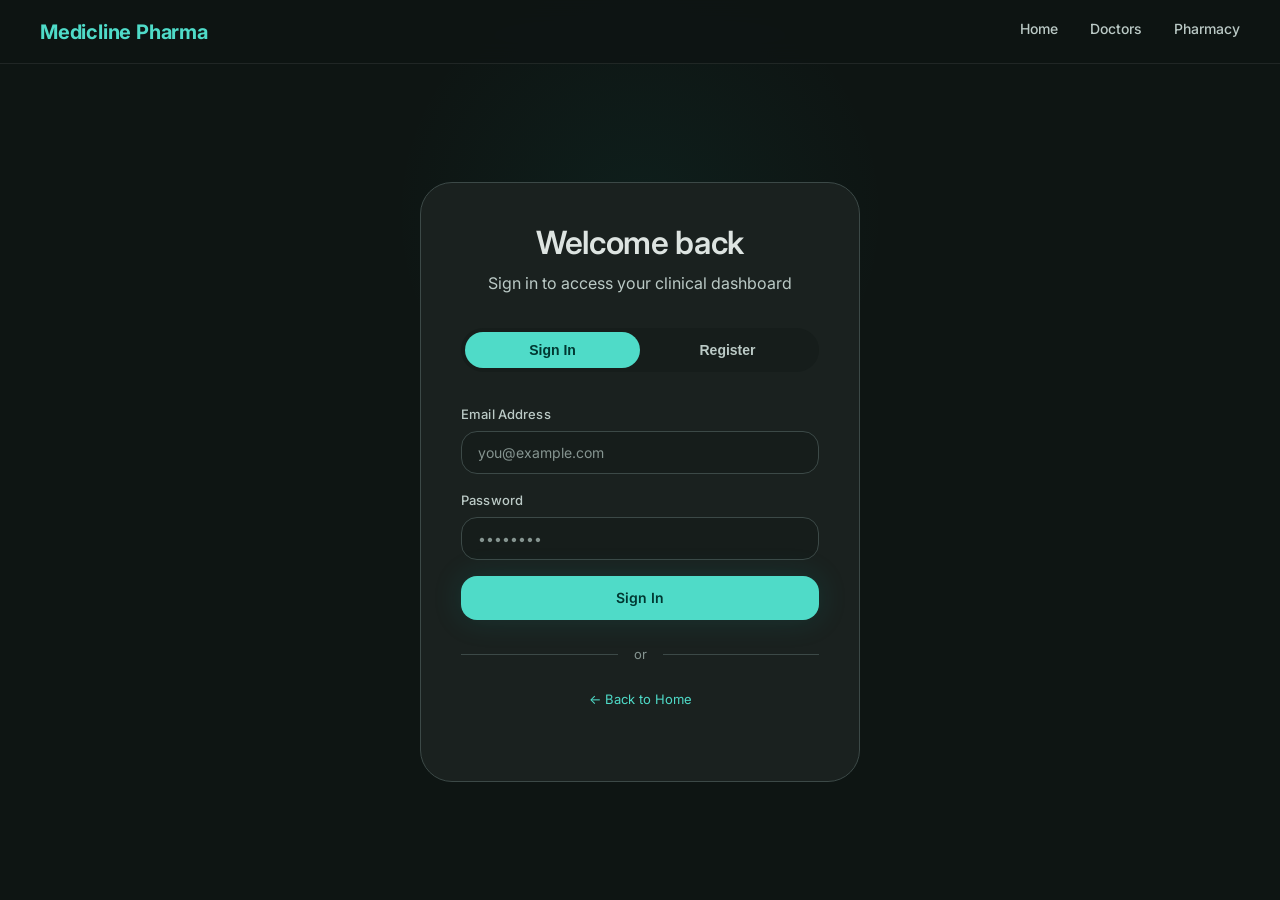
<file: src/main/resources/static/doctor-dashboard.html>
<!DOCTYPE html>
<html lang="en">

<head>
    <meta charset="UTF-8">
    <meta name="viewport" content="width=device-width, initial-scale=1.0">
    <title>Doctor Dashboard — Medicline Pharma</title>
    <link href="https://fonts.googleapis.com/css2?family=Inter:wght@300;400;500;600;700&display=swap" rel="stylesheet">
    <link rel="stylesheet" href="styles.css">
    <style>
        body {
            overflow: hidden;
        }

        /* Lock overall scroll */
        .dashboard-layout {
            display: grid;
            grid-template-columns: 240px 1fr;
            height: calc(100vh - 80px);
        }

        /* Standard Sidebar */
        .sidebar {
            background: var(--surface-container);
            border-right: 1px solid var(--outline-variant);
            padding: 24px 0;
            display: flex;
            flex-direction: column;
        }

        .sidebar-profile {
            padding: 0 20px 24px;
            border-bottom: 1px solid var(--outline-variant);
            margin-bottom: 16px;
        }

        .sidebar-profile .avatar {
            width: 48px;
            height: 48px;
            border-radius: 50%;
            background: var(--primary);
            color: var(--on-primary);
            display: flex;
            align-items: center;
            justify-content: center;
            font-size: 1.5rem;
            margin-bottom: 12px;
            font-weight: 700;
        }

        .sidebar-profile .name {
            font-weight: 600;
            font-size: 15px;
            color: var(--primary);
        }

        .sidebar-profile .role {
            font-size: 12px;
            color: var(--on-surface-variant);
            margin-top: 2px;
        }

        .sidebar-nav {
            flex: 1;
        }

        .sidebar-nav a {
            display: flex;
            align-items: center;
            gap: 12px;
            padding: 12px 20px;
            color: var(--on-surface-variant);
            text-decoration: none;
            font-size: 14px;
            font-weight: 500;
            transition: all var(--transition-fast);
            border-left: 3px solid transparent;
        }

        .sidebar-nav a:hover {
            background: rgba(79, 219, 200, 0.05);
            color: var(--on-surface);
        }

        .sidebar-nav a.active {
            color: var(--primary);
            background: rgba(79, 219, 200, 0.08);
            border-left-color: var(--primary);
        }

        .sidebar-nav a .icon {
            font-size: 18px;
            width: 24px;
            text-align: center;
        }

        .logout-btn {
            margin: 16px 20px 0;
            padding: 10px;
            border-radius: var(--rounded);
            border: 1px solid rgba(239, 68, 68, 0.3);
            background: rgba(239, 68, 68, 0.08);
            color: var(--danger);
            font-size: 13px;
            font-weight: 600;
            cursor: pointer;
            transition: all var(--transition-fast);
            text-align: center;
        }

        .logout-btn:hover {
            background: rgba(239, 68, 68, 0.2);
        }

        /* Main Area (Overview) */
        .main-area {
            padding: 32px;
            overflow-y: auto;
            display: none;
        }

        /* Hidden when chat active */
        .main-area.active {
            display: block;
        }

        .welcome-header {
            margin-bottom: 32px;
        }

        .welcome-header h1 {
            font-size: 28px;
            margin-bottom: 4px;
        }

        .overview-grid {
            display: grid;
            grid-template-columns: repeat(3, 1fr);
            gap: 20px;
            margin-bottom: 40px;
        }

        .overview-card {
            background: var(--surface-container);
            border: 1px solid var(--outline-variant);
            border-radius: var(--rounded-md);
            padding: 24px;
            transition: all var(--transition-smooth);
        }

        .overview-card:hover {
            border-color: rgba(79, 219, 200, 0.3);
        }

        .overview-card .ov-label {
            font-size: 12px;
            font-weight: 600;
            text-transform: uppercase;
            letter-spacing: 0.05em;
            color: var(--on-surface-variant);
            margin-bottom: 8px;
        }

        .overview-card .ov-value {
            font-size: 32px;
            font-weight: 700;
            color: var(--on-surface);
        }

        .overview-card .ov-sub {
            font-size: 13px;
            color: var(--on-surface-variant);
            margin-top: 4px;
        }

        .quick-actions {
            display: grid;
            grid-template-columns: 1fr 1fr;
            gap: 16px;
            margin-bottom: 40px;
        }

        .qa-card {
            background: var(--surface-container);
            border: 1px solid var(--outline-variant);
            border-radius: var(--rounded-md);
            padding: 24px;
            text-align: center;
            cursor: pointer;
            transition: all var(--transition-smooth);
            text-decoration: none;
            color: var(--on-surface);
        }

        .qa-card:hover {
            border-color: var(--primary);
            box-shadow: var(--glow-teal);
            transform: translateY(-4px);
        }

        .qa-card .qa-icon {
            font-size: 32px;
            margin-bottom: 8px;
        }

        .qa-card .qa-title {
            font-weight: 600;
            font-size: 14px;
        }

        /* Messenger Area wrapped in card */
        .chat-container-card {
            display: grid;
            grid-template-columns: 320px 1fr;
            background: var(--surface-container-lowest);
            border: 1px solid var(--outline-variant);
            border-radius: var(--rounded-lg);
            height: calc(100vh - 140px);
            min-height: 500px;
            overflow: hidden;
            box-shadow: 0 4px 20px rgba(0, 0, 0, 0.1);
        }

        /* Inbox list */
        .inbox-panel {
            background: var(--surface-container-lowest);
            border-right: 1px solid var(--outline-variant);
            display: flex;
            flex-direction: column;
            overflow-y: auto;
        }

        .inbox-header {
            padding: 24px;
            border-bottom: 1px solid var(--outline-variant);
            font-size: 18px;
            font-weight: 600;
        }

        .chat-list-item {
            padding: 16px 24px;
            border-bottom: 1px solid var(--outline-variant);
            cursor: pointer;
            transition: background var(--transition-fast);
            display: flex;
            align-items: center;
            gap: 16px;
        }

        .chat-list-item:hover {
            background: rgba(79, 219, 200, 0.05);
        }

        .chat-list-item.active-chat {
            background: rgba(79, 219, 200, 0.1);
            border-left: 4px solid var(--primary);
            padding-left: 20px;
        }

        .cli-avatar {
            width: 44px;
            height: 44px;
            border-radius: 50%;
            background: var(--surface-container-high);
            display: flex;
            align-items: center;
            justify-content: center;
            font-weight: 600;
            color: var(--on-surface);
            flex-shrink: 0;
        }

        .cli-info {
            flex: 1;
            min-width: 0;
        }

        .cli-top {
            display: flex;
            justify-content: space-between;
            align-items: baseline;
            margin-bottom: 4px;
        }

        .cli-name {
            font-weight: 600;
            font-size: 14px;
            color: var(--on-surface);
            white-space: nowrap;
            overflow: hidden;
            text-overflow: ellipsis;
        }

        .cli-msg {
            font-size: 12px;
            color: var(--on-surface-variant);
            white-space: nowrap;
            overflow: hidden;
            text-overflow: ellipsis;
        }

        /* Chat Panel */
        .chat-panel {
            display: flex;
            flex-direction: column;
            background: var(--surface-container-lowest);
            position: relative;
            min-height: 0;
            overflow: hidden;
        }

        .chat-header {
            height: 80px;
            padding: 0 32px;
            border-bottom: 1px solid var(--outline-variant);
            display: flex;
            justify-content: space-between;
            align-items: center;
            background: var(--surface-container);
            flex-shrink: 0;
        }

        .ch-info {
            display: flex;
            align-items: center;
            gap: 16px;
        }

        .ch-avatar {
            width: 48px;
            height: 48px;
            border-radius: 50%;
            background: var(--primary);
            color: var(--on-primary);
            display: flex;
            align-items: center;
            justify-content: center;
            font-weight: 700;
            font-size: 18px;
        }

        .ch-name {
            font-size: 18px;
            font-weight: 600;
            margin-bottom: 2px;
        }

        .ch-status {
            font-size: 13px;
            color: var(--primary);
            display: flex;
            align-items: center;
            gap: 6px;
        }

        .ch-status.offline {
            color: var(--outline);
        }

        .ch-actions {
            display: flex;
            gap: 12px;
        }

        .ch-btn {
            padding: 8px 16px;
            border-radius: var(--rounded-full);
            border: 1px solid var(--outline-variant);
            background: var(--surface-container-low);
            color: var(--on-surface);
            font-size: 13px;
            font-weight: 600;
            cursor: pointer;
            transition: all var(--transition-fast);
        }

        .ch-btn:hover {
            border-color: var(--primary);
            color: var(--primary);
        }

        .chat-history {
            flex: 1;
            padding: 32px;
            overflow-y: auto;
            display: flex;
            flex-direction: column;
            gap: 24px;
        }

        .msg-wrapper {
            display: flex;
            flex-direction: column;
            max-width: 70%;
        }

        .msg-wrapper.received {
            align-self: flex-start;
        }

        .msg-wrapper.sent {
            align-self: flex-end;
        }

        .msg-bubble {
            padding: 16px 20px;
            border-radius: 20px;
            font-size: 15px;
            line-height: 1.5;
            position: relative;
        }

        .received .msg-bubble {
            background: var(--surface-container);
            border: 1px solid var(--outline-variant);
            border-bottom-left-radius: 4px;
            color: var(--on-surface);
        }

        .sent .msg-bubble {
            background: var(--primary);
            color: var(--on-primary);
            border-bottom-right-radius: 4px;
            box-shadow: var(--glow-teal);
        }

        .msg-meta {
            font-size: 11px;
            margin-top: 6px;
            color: var(--outline);
        }

        .received .msg-meta {
            text-align: left;
            margin-left: 4px;
        }

        .sent .msg-meta {
            text-align: right;
            margin-right: 4px;
            color: var(--primary);
            opacity: 0.8;
        }

        .chat-input-container {
            padding: 16px 24px;
            background: var(--surface-container);
            border-top: 1px solid var(--outline-variant);
            margin-bottom: 16px;
            flex-shrink: 0;
        }

        .input-box {
            display: flex;
            align-items: center;
            background: var(--surface-container-lowest);
            border: 1px solid var(--outline-variant);
            border-radius: var(--rounded-full);
            padding: 8px 8px 8px 24px;
        }

        .input-box:focus-within {
            border-color: var(--primary);
            box-shadow: 0 0 0 3px rgba(79, 219, 200, 0.1);
        }

        .input-box input {
            flex: 1;
            background: transparent;
            border: none;
            padding: 0;
            margin: 0;
            font-size: 15px;
            color: var(--on-surface);
            outline: none;
        }

        .send-btn {
            width: 44px;
            height: 44px;
            border-radius: 50%;
            background: var(--primary);
            color: var(--on-primary);
            border: none;
            display: flex;
            align-items: center;
            justify-content: center;
            font-size: 18px;
            cursor: pointer;
            transition: transform 0.2s;
        }

        .send-btn:hover {
            transform: scale(1.05);
            box-shadow: var(--glow-teal);
        }

        .empty-state {
            display: flex;
            flex-direction: column;
            align-items: center;
            justify-content: center;
            height: 100%;
            color: var(--on-surface-variant);
            grid-column: 1 / -1;
        }

        .empty-state .icon {
            font-size: 64px;
            margin-bottom: 24px;
            opacity: 0.5;
        }

        /* Notifications */
        .notif-wrapper {
            position: relative;
            display: inline-flex;
            align-items: center;
            cursor: pointer;
        }

        .notif-badge {
            position: absolute;
            top: -5px;
            right: -5px;
            background: #ff4d4d;
            color: white;
            font-size: 10px;
            font-weight: 800;
            min-width: 16px;
            height: 16px;
            display: none;
            align-items: center;
            justify-content: center;
            border-radius: 50%;
            border: 2px solid var(--surface-container);
        }

        .notif-panel {
            position: absolute;
            top: 140%;
            right: -10px;
            width: 300px;
            background: var(--surface-container-high);
            border: 1px solid var(--outline-variant);
            border-radius: 8px;
            box-shadow: 0 12px 32px rgba(0, 0, 0, 0.4);
            display: none;
            flex-direction: column;
            z-index: 1000;
            overflow: hidden;
        }

        .notif-panel.open {
            display: flex;
        }

        .notif-header {
            padding: 12px 16px;
            border-bottom: 1px solid var(--outline-variant);
            display: flex;
            justify-content: space-between;
            align-items: center;
        }

        .notif-header h4 {
            margin: 0;
            font-size: 13px;
            font-weight: 700;
        }

        .notif-list {
            max-height: 320px;
            overflow-y: auto;
        }

        .notif-item {
            padding: 12px 16px;
            border-bottom: 1px solid rgba(255, 255, 255, 0.05);
            transition: background 0.2s;
            cursor: pointer;
        }

        .notif-item:hover {
            background: rgba(255, 255, 255, 0.03);
        }

        .notif-item.unread {
            border-left: 3px solid var(--primary);
            background: rgba(79, 219, 200, 0.03);
        }

        .notif-msg {
            font-size: 12px;
            color: var(--on-surface);
            margin-bottom: 4px;
            line-height: 1.4;
            text-align: left;
        }

        .notif-time {
            font-size: 10px;
            color: var(--on-surface-variant);
            text-align: left;
        }

        .notif-footer {
            padding: 10px;
            text-align: center;
            border-top: 1px solid var(--outline-variant);
        }

        .notif-footer a {
            font-size: 11px;
            color: var(--primary);
            font-weight: 600;
            text-decoration: none;
        }

        .notif-empty {
            padding: 32px;
            text-align: center;
            color: var(--on-surface-variant);
            font-size: 12px;
        }

        /* ---- Appointments ---- */
        .appt-stats {
            display: grid !important;
            grid-template-columns: repeat(4, 1fr);
            gap: 12px;
            margin-bottom: 28px;
        }

        .appt-stat-card {
            background: var(--surface-container);
            border: 1px solid var(--outline-variant);
            border-radius: 12px;
            padding: 16px 20px;
            display: flex;
            align-items: center;
            gap: 14px;
            transition: all var(--transition-smooth);
            position: relative;
            overflow: hidden;
        }

        .appt-stat-card::before {
            content: '';
            position: absolute;
            inset: 0;
            opacity: 0.06;
            border-radius: 12px;
        }

        .appt-stat-card.pending::before {
            background: var(--warning);
        }

        .appt-stat-card.approved::before {
            background: var(--success);
        }

        .appt-stat-card.completed::before {
            background: var(--primary);
        }

        .appt-stat-card.rejected::before {
            background: var(--danger);
        }

        .appt-stat-card:hover {
            transform: translateY(-2px);
            border-color: rgba(79, 219, 200, 0.25);
            box-shadow: var(--glow-teal);
        }

        .appt-stat-card .stat-icon {
            font-size: 22px;
            width: 40px;
            height: 40px;
            display: flex;
            align-items: center;
            justify-content: center;
            border-radius: 10px;
            background: rgba(255, 255, 255, 0.04);
            border: 1px solid var(--outline-variant);
            flex-shrink: 0;
        }

        .appt-stat-card .stat-num {
            display: block;
            font-size: 24px;
            font-weight: 700;
            color: var(--on-surface);
            line-height: 1.2;
        }

        .appt-stat-card .stat-lbl {
            font-size: 11px;
            color: var(--on-surface-variant);
            text-transform: uppercase;
            letter-spacing: 0.04em;
            font-weight: 600;
        }

        .appt-filter-bar {
            display: flex !important;
            gap: 8px;
            margin-bottom: 24px;
            flex-wrap: wrap;
        }

        .filter-tab {
            padding: 8px 20px;
            border-radius: 9999px;
            border: 1px solid var(--outline-variant);
            background: rgba(255, 255, 255, 0.03);
            color: var(--on-surface-variant);
            font-size: 13px;
            font-weight: 600;
            cursor: pointer;
            transition: all 0.25s cubic-bezier(0.4, 0, 0.2, 1);
            letter-spacing: 0.02em;
        }

        .filter-tab:hover {
            border-color: var(--primary);
            color: var(--on-surface);
            background: rgba(79, 219, 200, 0.06);
        }

        .filter-tab.active {
            background: var(--primary);
            color: #000;
            border-color: var(--primary);
            box-shadow: var(--glow-teal);
        }

        .appt-grid {
            display: flex;
            flex-direction: column;
            gap: 14px;
        }

        .appt-card {
            background: var(--surface-container);
            border: 1px solid var(--outline-variant);
            border-radius: 16px;
            padding: 24px;
            transition: all 0.4s cubic-bezier(0.4, 0, 0.2, 1);
            display: grid;
            grid-template-columns: auto 1fr auto;
            gap: 20px;
            align-items: center;
            position: relative;
            overflow: hidden;
        }

        .appt-card::before {
            content: '';
            position: absolute;
            left: 0;
            top: 0;
            bottom: 0;
            width: 4px;
            border-radius: 0 4px 4px 0;
            transition: background 0.3s;
        }

        .appt-card.status-pending::before {
            background: var(--warning);
        }

        .appt-card.status-approved::before {
            background: var(--success);
        }

        .appt-card.status-completed::before {
            background: var(--primary);
        }

        .appt-card.status-rejected::before {
            background: var(--danger);
        }

        .appt-card:hover {
            transform: translateY(-3px);
            border-color: rgba(79, 219, 200, 0.25);
            box-shadow: 0 8px 32px rgba(79, 219, 200, 0.08);
        }

        .appt-card .accent-glow {
            position: absolute;
            top: -50%;
            right: -20%;
            width: 200px;
            height: 200px;
            border-radius: 50%;
            pointer-events: none;
            opacity: 0;
            transition: opacity 0.6s;
            background: radial-gradient(circle, rgba(79, 219, 200, 0.06) 0%, transparent 70%);
        }

        .appt-card:hover .accent-glow {
            opacity: 1;
        }

        .appt-avatar {
            width: 52px;
            height: 52px;
            border-radius: 50%;
            display: flex;
            align-items: center;
            justify-content: center;
            font-size: 20px;
            font-weight: 700;
            flex-shrink: 0;
            border: 2px solid var(--outline-variant);
            position: relative;
            z-index: 1;
        }

        .appt-avatar.initials {
            background: rgba(79, 219, 200, 0.12);
            color: var(--primary);
        }

        .appt-middle {
            min-width: 0;
            position: relative;
            z-index: 1;
        }

        .appt-patient-name {
            font-size: 17px;
            font-weight: 600;
            color: var(--on-surface);
            margin-bottom: 4px;
        }

        .appt-meta {
            display: flex;
            flex-wrap: wrap;
            gap: 6px 16px;
            font-size: 13px;
            color: var(--on-surface-variant);
        }

        .appt-meta span {
            display: flex;
            align-items: center;
            gap: 5px;
        }

        .appt-reason {
            margin-top: 10px;
            font-size: 13px;
            color: var(--on-surface-variant);
            line-height: 1.5;
            padding: 10px 14px;
            background: rgba(255, 255, 255, 0.03);
            border-radius: 8px;
            border-left: 2px solid var(--outline-variant);
            max-width: 500px;
        }

        .appt-right {
            display: flex;
            flex-direction: column;
            align-items: flex-end;
            gap: 12px;
            position: relative;
            z-index: 1;
        }

        .appt-badge {
            padding: 5px 14px;
            border-radius: 9999px;
            font-size: 11px;
            font-weight: 700;
            letter-spacing: 0.05em;
            text-transform: uppercase;
            display: inline-flex;
            align-items: center;
            gap: 5px;
        }

        .appt-badge.pending {
            background: rgba(245, 158, 11, 0.15);
            color: var(--warning);
        }

        .appt-badge.approved {
            background: rgba(16, 185, 129, 0.15);
            color: var(--success);
        }

        .appt-badge.completed {
            background: rgba(79, 219, 200, 0.15);
            color: var(--primary);
        }

        .appt-badge.rejected {
            background: rgba(239, 68, 68, 0.15);
            color: var(--danger);
        }

        .appt-actions {
            display: flex;
            gap: 8px;
        }

        .appt-btn {
            padding: 9px 20px;
            border-radius: 9999px;
            font-size: 12px;
            font-weight: 700;
            cursor: pointer;
            transition: all 0.25s cubic-bezier(0.4, 0, 0.2, 1);
            border: none;
            display: inline-flex;
            align-items: center;
            gap: 6px;
            letter-spacing: 0.03em;
            text-transform: uppercase;
            position: relative;
            overflow: hidden;
        }

        .appt-btn:active {
            transform: scale(0.95);
        }

        .appt-btn-approve {
            background: linear-gradient(135deg, #10b981, #059669);
            color: #fff;
            box-shadow: 0 4px 14px rgba(16, 185, 129, 0.25);
        }

        .appt-btn-approve:hover {
            transform: translateY(-2px);
            box-shadow: 0 6px 20px rgba(16, 185, 129, 0.35);
        }

        .appt-btn-reject {
            background: rgba(255, 255, 255, 0.05);
            color: var(--danger);
            border: 1px solid rgba(239, 68, 68, 0.25);
        }

        .appt-btn-reject:hover {
            background: rgba(239, 68, 68, 0.12);
            border-color: var(--danger);
            transform: translateY(-2px);
        }

        .appt-empty {
            text-align: center;
            padding: 80px 24px;
            border: 1px dashed var(--outline-variant);
            border-radius: 16px;
            background: rgba(255, 255, 255, 0.01);
        }

        .appt-empty .icon {
            font-size: 48px;
            margin-bottom: 16px;
            opacity: 0.6;
        }

        .appt-empty h3 {
            font-size: 18px;
            margin-bottom: 8px;
        }

        .appt-empty p {
            font-size: 14px;
            color: var(--on-surface-variant);
        }

        .appt-loading {
            text-align: center;
            padding: 80px;
            color: var(--on-surface-variant);
        }

        .load-spinner {
            width: 32px;
            height: 32px;
            border-radius: 50%;
            border: 3px solid var(--outline-variant);
            border-top-color: var(--primary);
            margin: 0 auto 16px;
            animation: spin 0.8s linear infinite;
        }

        @media (max-width: 768px) {
            .appt-card {
                grid-template-columns: 1fr;
                text-align: center;
            }

            .appt-avatar {
                margin: 0 auto;
            }

            .appt-right {
                align-items: center;
            }

            .appt-stats {
                grid-template-columns: repeat(2, 1fr) !important;
            }
        }

        /* Prescription Modal */
        .modal-overlay {
            position: fixed;
            inset: 0;
            background: rgba(0, 0, 0, 0.6);
            backdrop-filter: blur(4px);
            z-index: 200;
            display: none;
            align-items: center;
            justify-content: center;
        }

        .modal-overlay.open {
            display: flex;
        }

        .modal-card {
            background: var(--surface-container);
            border: 1px solid var(--outline-variant);
            border-radius: var(--rounded-lg);
            padding: 32px;
            width: 500px;
            max-width: 90vw;
        }

        .modal-card h3 {
            font-size: 20px;
            margin-bottom: 24px;
            color: var(--primary);
            display: flex;
            align-items: center;
            gap: 8px;
        }

        .rx-fields {
            display: grid;
            grid-template-columns: 1fr 1fr;
            gap: 16px;
            margin-bottom: 16px;
        }

        .close-modal {
            float: right;
            background: none;
            border: none;
            color: var(--on-surface-variant);
            font-size: 20px;
            cursor: pointer;
        }
    </style>
</head>

<body>
    <nav class="navbar">
        <a href="#" class="brand">Medicline Pharma <span
                style="font-size:12px; color:var(--primary); font-weight:normal; margin-left:8px;">Doctor
                Portal</span></a>
        <div class="nav-right">
            <div class="notif-wrapper" id="notif-btn">
                <button class="btn-icon" aria-label="Notifications" onclick="toggleNotifs(event)">🔔</button>
                <span id="notif-badge" class="notif-badge">0</span>
                <div id="notif-panel" class="notif-panel">
                    <div class="notif-header">
                        <h4>Notifications</h4>
                        <span style="font-size: 10px; color: var(--primary); cursor: pointer;"
                            onclick="markAllAsRead(event)">Mark all as read</span>
                    </div>
                    <div id="notif-list" class="notif-list">
                        <div class="notif-empty">No new notifications</div>
                    </div>
                    <div class="notif-footer">
                        <a href="#" onclick="clearAllNotifications(event)">Clear all</a>
                    </div>
                </div>
            </div>
        </div>
    </nav>

    <div class="dashboard-layout">
        <!-- Sidebar -->
        <aside class="sidebar">
            <div class="sidebar-profile">
                <div class="avatar" id="sidebar-avatar">D</div>
                <div class="name" id="sidebar-name">Loading...</div>
                <div class="role">Clinical Specialist</div>
            </div>
            <nav class="sidebar-nav">
                <a href="#" class="active" onclick="switchTab('overview')"><span class="icon">📊</span> Overview</a>
                <a href="#" onclick="switchTab('appointments')"><span class="icon">📅</span> Appointments</a>
                <a href="#" onclick="switchTab('chat')"><span class="icon">💬</span> Consultations</a>
                <a href="#" onclick="switchTab('profile')"><span class="icon">🧑‍⚕️</span> My Profile</a>
            </nav>
            <button class="logout-btn" onclick="logout()">🚪 Log Out</button>
        </aside>

        <!-- View 1: Dashboard Overview -->
        <div class="main-area active" id="view-overview">
            <div class="welcome-header">
                <h1 id="welcome-msg">Welcome back, Dr. Name!</h1>
                <p>Here's an overview of your clinical activity today.</p>
            </div>

            <div class="overview-grid" id="overview-cards">
                <div class="overview-card">
                    <div class="ov-label">Pending Requests</div>
                    <div class="ov-value" id="stat-pending" style="color:var(--warning);">0</div>
                    <div class="ov-sub">Awaiting approval</div>
                </div>
                <div class="overview-card">
                    <div class="ov-label">Account Status</div>
                    <div class="ov-value" style="color:var(--success);font-size:18px;">Online</div>
                    <div class="ov-sub">Available for consults</div>
                </div>
                <div class="overview-card">
                    <div class="ov-label">Platform</div>
                    <div class="ov-value" style="font-size:18px;">Medicline Pharma</div>
                    <div class="ov-sub">Doctor Portal</div>
                </div>
            </div>

            <h3 style="margin-bottom:16px;">Quick Actions</h3>
            <div class="quick-actions">
                <a href="#" class="qa-card" onclick="switchTab('appointments')">
                    <div class="qa-icon">📅</div>
                    <div class="qa-title">Pending Appointments</div>
                    <div class="qa-desc">Approve patient requests</div>
                </a>
                <a href="#" class="qa-card" onclick="switchTab('chat')">
                    <div class="qa-icon">💬</div>
                    <div class="qa-title">Patient Messages</div>
                    <div class="qa-desc">Reply to consultations</div>
                </a>
            </div>
        </div>

        <!-- View: Profile -->
        <div class="main-area" id="view-profile">
            <div class="welcome-header">
                <h1>🧑‍⚕️ My Profile</h1>
                <p>Update your professional details to attract the right patients.</p>
            </div>
            <div class="overview-card" style="max-width: 600px;">
                <label style="font-size: 13px; font-weight: 600; margin-bottom: 4px; display: block;">Specialization Field</label>
                <select id="doc-specialization" style="width:100%; margin-bottom:16px; padding:10px; background:var(--surface-container-high); border:1px solid var(--outline-variant); color:var(--on-surface); border-radius:var(--rounded);">
                    <option value="">Select a specialization...</option>
                    <option value="General Medicine">General Medicine</option>
                    <option value="Dermatology (Skin)">Dermatology (Skin)</option>
                    <option value="Cardiology (Heart)">Cardiology (Heart)</option>
                    <option value="Pediatrics">Pediatrics</option>
                    <option value="Neurology">Neurology</option>
                    <option value="Psychiatry">Psychiatry</option>
                </select>

                <label style="font-size: 13px; font-weight: 600; margin-bottom: 4px; display: block;">Years of Experience</label>
                <input type="number" id="doc-experience" min="0" placeholder="e.g., 5"
                    style="width:100%; margin-bottom:16px; padding:10px; background:var(--surface-container-high); border:1px solid var(--outline-variant); color:var(--on-surface); border-radius:var(--rounded);">

                <label style="font-size: 13px; font-weight: 600; margin-bottom: 4px; display: block;">Professional Bio</label>
                <textarea id="doc-bio" rows="4" placeholder="Tell patients about your background and expertise..."
                    style="width:100%; margin-bottom:16px; padding:10px; background:var(--surface-container-high); border:1px solid var(--outline-variant); color:var(--on-surface); border-radius:var(--rounded);"></textarea>

                <button class="btn btn-primary w-full" style="padding:12px;border-radius:4px;border:none;background:var(--primary);color:var(--on-primary);font-weight:600;cursor:pointer;width:100%;" onclick="updateDoctorProfile(event)">Save Profile Updates</button>
                <div id="profile-msg" style="font-size:13px; margin-top:12px; display:none; text-align: center;"></div>
            </div>
        </div>

        <!-- View 2: Appointments -->
        <div class="main-area" id="view-appointments"
            style="padding: 32px; background: linear-gradient(180deg, rgba(79,219,200,0.02) 0%, transparent 100%);">
            <div class="welcome-header" style="margin-bottom: 24px;">
                <h1 style="display:flex; align-items:center; gap:12px;">
                    <span style="font-size:32px;">📅</span> Appointments
                    <span
                        style="font-size:13px; font-weight:500; color:var(--on-surface-variant); margin-left:8px;">Manage
                        patient requests</span>
                </h1>
            </div>

            <!-- Stats Bar -->
            <div class="appt-stats" id="appt-stats"
                style="display:none; grid-template-columns: repeat(4, 1fr); gap: 12px; margin-bottom: 28px;">
                <div class="appt-stat-card pending">
                    <div class="stat-icon">⏳</div>
                    <div><span class="stat-num" id="stat-pending-count">0</span><span class="stat-lbl">Pending</span>
                    </div>
                </div>
                <div class="appt-stat-card approved">
                    <div class="stat-icon">✓</div>
                    <div><span class="stat-num" id="stat-approved-count">0</span><span class="stat-lbl">Approved</span>
                    </div>
                </div>
                <div class="appt-stat-card completed">
                    <div class="stat-icon">✅</div>
                    <div><span class="stat-num" id="stat-completed-count">0</span><span
                            class="stat-lbl">Completed</span></div>
                </div>
                <div class="appt-stat-card rejected">
                    <div class="stat-icon">✕</div>
                    <div><span class="stat-num" id="stat-rejected-count">0</span><span class="stat-lbl">Rejected</span>
                    </div>
                </div>
            </div>

            <!-- Filter Tabs -->
            <div class="appt-filter-bar" id="appt-filter-bar" style="display:none;">
                <button class="filter-tab active" onclick="filterAppointments('all')" data-filter="all">All</button>
                <button class="filter-tab" onclick="filterAppointments('PENDING')"
                    data-filter="PENDING">Pending</button>
                <button class="filter-tab" onclick="filterAppointments('APPROVED')"
                    data-filter="APPROVED">Approved</button>
                <button class="filter-tab" onclick="filterAppointments('COMPLETED')"
                    data-filter="COMPLETED">Completed</button>
                <button class="filter-tab" onclick="filterAppointments('REJECTED')"
                    data-filter="REJECTED">Rejected</button>
            </div>

            <!-- Appointment Cards -->
            <div class="appt-grid" id="appointments-list">
                <div class="appt-loading">
                    <div class="load-spinner"></div>
                    <p>Loading appointments...</p>
                </div>
            </div>
        </div>

        <!-- View 3: Messenger Area -->
        <div class="main-area" id="view-chat" style="padding: 24px;">
            <div class="chat-container-card" style="height: calc(100vh - 128px);">
                <!-- Inbox List -->
                <aside class="inbox-panel">
                    <div class="inbox-header">Inbox</div>
                    <div id="chat-list-container">
                        <p style="padding: 24px; color: var(--on-surface-variant); text-align: center;">Loading...</p>
                    </div>
                </aside>

                <!-- Main Chat Interface -->
                <main class="chat-panel">
                    <div id="no-chat-selected" class="empty-state">
                        <div class="icon">💬</div>
                        <h3>Your Clinical Workspace</h3>
                        <p>Select a patient from the inbox to start consulting.</p>
                    </div>

                    <div id="active-chat" style="display:none; flex-direction:column; height: 100%;">
                        <header class="chat-header">
                            <div class="ch-info">
                                <div class="ch-avatar" id="chat-header-avatar">P</div>
                                <div>
                                    <div class="ch-name" id="chat-header-name">Patient Name</div>
                                    <div class="ch-status" id="chat-header-status"><span class="pulse-dot"></span>
                                        Active Consultation</div>
                                </div>
                            </div>
                            <div class="ch-actions">
                                <button class="ch-btn" onclick="openHistoryModal()">📋 View History</button>
                                <button class="ch-btn" id="add-notes-btn" onclick="openMedicalNotesModal()" style="display:none;">📝 Add Medical Notes</button>
                                <button class="ch-btn" onclick="openPrescriptionModal()">📝 Issue Prescription</button>
                                <button class="ch-btn" id="close-consult-btn" onclick="closeConsultation()">✓ Mark
                                    Resolved</button>
                            </div>
                        </header>

                        <div class="chat-history" id="chat-history">
                            <!-- Messages go here -->
                        </div>

                        <div class="chat-input-container" id="chat-input-container">
                            <div class="input-box">
                                <input type="text" id="chat-input" placeholder="Type a message to the patient..."
                                    onkeypress="if(event.key === 'Enter') sendMessage()">
                                <button class="send-btn" onclick="document.getElementById('file-input').click()" title="Upload image">📎</button>
                                <input type="file" id="file-input" accept="image/*" style="display:none;" onchange="uploadAndSendFile(event)">
                                <button class="send-btn" onclick="sendMessage()">➤</button>
                            </div>
                        </div>
                    </div>
                </main>
            </div>
        </div>
        <!-- View 4: Medical History -->
        <div class="main-area" id="view-medical-history" style="padding: 32px;">
            <div class="welcome-header">
                <h1 style="display:flex;align-items:center;gap:12px;">
                    <span style="font-size:32px;">📋</span> Medical History
                    <span style="font-size:13px;font-weight:500;color:var(--on-surface-variant);margin-left:8px;">Past patient consultations</span>
                </h1>
            </div>
            <div id="medical-history-list" style="display:flex;flex-direction:column;gap:16px;">
                <p style="color:var(--on-surface-variant);font-size:14px;">Loading...</p>
            </div>
        </div>
    </div>

    <!-- Prescription Modal -->
    <div class="modal-overlay" id="rx-modal">
        <div class="modal-card">
            <button class="close-modal" onclick="closePrescriptionModal()">✕</button>
            <h3>📝 Issue E-Prescription</h3>
            <label>Medication / Advice</label>
            <input type="text" id="rx-med" placeholder="e.g. Paracetamol 500mg" class="mb-3 w-full">

            <div class="rx-fields">
                <div>
                    <label>Dosage Instructions</label>
                    <input type="text" id="rx-dose" placeholder="e.g. Twice daily" class="w-full">
                </div>
                <div>
                    <label>Duration</label>
                    <select id="rx-duration" class="w-full">
                        <option>3 Days</option>
                        <option>7 Days</option>
                        <option>14 Days</option>
                        <option>30 Days</option>
                    </select>
                </div>
            </div>

            <button class="btn btn-primary w-full mt-3" onclick="sendPrescription()">Send to Patient</button>
        </div>
    </div>

    <!-- History Viewer Modal -->
    <div class="modal-overlay" id="history-modal">
        <div class="modal-card" style="max-width: 600px; max-height: 80vh; overflow-y: auto;">
            <button class="close-modal" onclick="closeHistoryModal()">✕</button>
            <h3 style="margin-bottom: 16px;">📋 Patient Medical History</h3>
            <div id="history-modal-content">
                <p style="color:var(--on-surface-variant);font-size:14px;">Loading...</p>
            </div>
        </div>
    </div>

    <!-- Medical Notes Modal -->
    <div class="modal-overlay" id="medical-notes-modal">
        <div class="modal-card" style="max-width: 500px;">
            <button class="close-modal" onclick="closeMedicalNotesModal()">✕</button>
            <h3 style="margin-bottom: 16px;">📝 Add Medical Notes</h3>
            <label style="font-size:13px;font-weight:600;display:block;margin-bottom:4px;">Diagnosis</label>
            <textarea id="diagnosis-input" rows="3" placeholder="Enter diagnosis..."
                style="margin-bottom:12px;width:100%;padding:10px;background:var(--surface-container-high);border:1px solid var(--outline-variant);color:var(--on-surface);border-radius:var(--rounded);"></textarea>
            <label style="font-size:13px;font-weight:600;display:block;margin-bottom:4px;">Additional Notes</label>
            <textarea id="notes-input" rows="3" placeholder="Follow-up notes, recommendations..."
                style="margin-bottom:12px;width:100%;padding:10px;background:var(--surface-container-high);border:1px solid var(--outline-variant);color:var(--on-surface);border-radius:var(--rounded);"></textarea>
            <div id="medical-notes-msg" style="font-size:13px;margin-bottom:12px;display:none;"></div>
            <button class="btn btn-primary w-full" id="submit-notes-btn" onclick="submitMedicalNotes()">Save Medical History</button>
        </div>
    </div>

    <script>
        const user = JSON.parse(localStorage.getItem('user') || 'null');
        if (!user || user.role !== 'DOCTOR') { window.location.href = 'login.html'; }

        let myDocId = null;
        let activeConsultationId = null;
        let activeConsultationStatus = null;
        let pollingInterval = null;
        let lastMessageCount = 0;

        document.addEventListener('DOMContentLoaded', async () => {
            document.getElementById('sidebar-name').textContent = `Dr. ${user.name.split(' ')[0]}`;
            document.getElementById('sidebar-avatar').textContent = user.name.charAt(0).toUpperCase();
            document.getElementById('welcome-msg').textContent = `Welcome back, Dr. ${user.name.split(' ')[0]}!`;

            fetchNotifications();
            setInterval(fetchNotifications, 10000);

            // Get the doctor ID for this user
            try {
                const res = await fetch('/api/doctors');
                const docs = await res.json();
                const myDoc = docs.find(d => d.user.id === user.id);
                if (myDoc) {
                    myDocId = myDoc.id;
                    loadOverviewStats();
                } else {
                    document.getElementById('chat-list-container').innerHTML = '<p style="padding:24px;text-align:center;">Doctor profile not found.</p>';
                }
            } catch (e) { console.error(e); }
        });

        function switchTab(tabId) {
            document.querySelectorAll('.main-area').forEach(div => div.classList.remove('active'));
            document.querySelectorAll('.sidebar-nav a').forEach(a => a.classList.remove('active'));

            const eventTarget = event ? event.currentTarget : null;
            if (eventTarget && eventTarget.tagName === 'A') {
                eventTarget.classList.add('active');
            }

            document.getElementById('view-' + tabId).classList.add('active');

            if (tabId === 'appointments') {
                loadAppointments();
            } else if (tabId === 'chat') {
                loadInbox();
            } else if (tabId === 'profile') {
                loadDoctorProfile();
            } else if (tabId === 'medical-history') {
                loadMedicalHistory();
            }
            
            if (tabId !== 'overview' && tabId !== 'chat' && tabId !== 'appointments' && tabId !== 'medical-history') {
                 if (pollingInterval) clearInterval(pollingInterval);
            }
        }

        async function loadOverviewStats() {
            if (!myDocId) return;
            try {
                const [consultsRes, apptsRes] = await Promise.all([
                    fetch(`/api/consultations/doctor/${myDocId}`),
                    fetch(`/api/appointments/by-user/${user.id}`)
                ]);
                const consults = await consultsRes.json();
                const appts = await apptsRes.json();
                const pendingCount = appts.filter(a => a.status === 'PENDING').length;
                document.getElementById('stat-pending').textContent = pendingCount;
            } catch (e) { }
        }

        async function loadInbox() {
            if (!myDocId) return;
            try {
                const res = await fetch(`/api/consultations/doctor/${myDocId}`);
                const consults = await res.json();

                const list = document.getElementById('chat-list-container');
                if (consults.length === 0) {
                    list.innerHTML = '<p style="padding: 24px; color: var(--on-surface-variant); text-align: center;">No active consultations.</p>';
                    return;
                }

                list.innerHTML = '';
                consults.forEach(c => {
                    const pName = c.patient?.name || 'Unknown Patient';
                    const patId = c.patient?.id || 0;
                    const initial = pName.charAt(0).toUpperCase();
                    const previewText = c.status === 'OPEN' ? 'Active chat...' : 'Resolved';

                    list.innerHTML += `
                        <div class="chat-list-item ${activeConsultationId === c.id ? 'active-chat' : ''}" onclick="selectChat(${c.id}, ${patId}, '${pName}', '${c.status}')">
                            <div class="cli-avatar">${initial}</div>
                            <div class="cli-info">
                                <div class="cli-top">
                                    <span class="cli-name">${pName}</span>
                                </div>
                                <div class="cli-msg">${previewText}</div>
                            </div>
                        </div>
                    `;
                });
            } catch (e) { console.error(e); }
        }

        let activePatientId = null;

        function selectChat(consultId, patientId, patientName, status) {
            activeConsultationId = consultId;
            activeConsultationStatus = status;
            activePatientId = patientId;

            // Update UI
            document.getElementById('no-chat-selected').style.display = 'none';
            document.getElementById('active-chat').style.display = 'flex';
            document.getElementById('chat-header-name').textContent = patientName;
            document.getElementById('chat-header-avatar').textContent = patientName.charAt(0).toUpperCase();

            const statusEl = document.getElementById('chat-header-status');
            const inputContainer = document.getElementById('chat-input-container');
            const closeBtn = document.getElementById('close-consult-btn');
            const notesBtn = document.getElementById('add-notes-btn');

            if (status === 'OPEN') {
                statusEl.innerHTML = '<span class="pulse-dot"></span> Active Consultation';
                statusEl.className = 'ch-status';
                inputContainer.style.display = 'block';
                closeBtn.style.display = 'block';
                notesBtn.style.display = 'none';
            } else {
                statusEl.innerHTML = '⚪ Resolved';
                statusEl.className = 'ch-status offline';
                inputContainer.style.display = 'none';
                closeBtn.style.display = 'none';
                notesBtn.style.display = 'inline-flex';
            }

            // Refresh inbox to show active state
            loadInbox();

            // Load messages and start polling
            if (pollingInterval) clearInterval(pollingInterval);
            lastMessageCount = 0;
            loadMessages(true); // force scroll on first load
            pollingInterval = setInterval(() => loadMessages(false), 2000);
        }

        async function loadMessages(forceScroll = false) {
            if (!activeConsultationId) return;
            try {
                const res = await fetch(`/api/consultations/${activeConsultationId}/messages`);
                const msgs = await res.json();

                if (msgs.length === lastMessageCount) return;
                lastMessageCount = msgs.length;

                const history = document.getElementById('chat-history');
                const isAtBottom = history.scrollHeight - history.clientHeight <= history.scrollTop + 10;

                history.innerHTML = '';
                msgs.forEach(m => {
                    const isSentByMe = m.sender?.id === user.id;
                    const wrapperClass = isSentByMe ? 'sent' : 'received';

                    const imgHtml = m.imageUrl ? `<img src="${m.imageUrl}" style="max-width:240px;border-radius:8px;display:block;margin:4px 0;" onerror="this.style.display='none'">` : '';
                    history.innerHTML += `
                        <div class="msg-wrapper ${wrapperClass}">
                            <div class="msg-bubble">${m.content ? m.content.replace(/\n/g, '<br>') : ''}${imgHtml}</div>
                            <div class="msg-meta">${new Date(m.timestamp).toLocaleTimeString([], { hour: '2-digit', minute: '2-digit' })}</div>
                        </div>
                    `;
                });

                if (isAtBottom || forceScroll) {
                    history.scrollTop = history.scrollHeight;
                }
            } catch (e) { console.error(e); }
        }

        async function sendMessage(contentOverride = null, imageUrlOverride = null) {
            if (!activeConsultationId || activeConsultationStatus !== 'OPEN') return;

            const input = document.getElementById('chat-input');
            const content = contentOverride || input.value.trim();
            if (!content && !imageUrlOverride) return;

            input.value = '';
            try {
                await fetch(`/api/consultations/${activeConsultationId}/messages`, {
                    method: 'POST',
                    headers: { 'Content-Type': 'application/json' },
                    body: JSON.stringify({ senderId: user.id, content: content || '', imageUrl: imageUrlOverride })
                });
                loadMessages(true);
            } catch (e) { console.error(e); }
        }

        async function uploadAndSendFile(event) {
            const file = event.target.files[0];
            if (!file || !activeConsultationId) return;
            event.target.value = '';
            const formData = new FormData();
            formData.append('file', file);
            try {
                const uploadRes = await fetch('/api/upload', { method: 'POST', body: formData });
                const data = await uploadRes.json();
                if (data.url) {
                    await sendMessage(null, data.url);
                }
            } catch (e) { console.error('Upload error', e); }
        }

        async function closeConsultation() {
            if (!confirm("Are you sure you want to mark this consultation as resolved?")) return;
            if (!activeConsultationId) return;
            try {
                const res = await fetch(`/api/consultations/${activeConsultationId}/close`, { method: 'POST' });
                if (!res.ok) { alert("Failed to close consultation."); return; }
                // Send closing message
                await fetch(`/api/consultations/${activeConsultationId}/messages`, {
                    method: 'POST',
                    headers: { 'Content-Type': 'application/json' },
                    body: JSON.stringify({ senderId: user.id, content: "⚕️ **CONSULTATION RESOLVED** — The doctor has closed this consultation." })
                });
                // Show medical notes button before resetting
                document.getElementById('add-notes-btn').style.display = 'inline-flex';
                activeConsultationId = null;
                activeConsultationStatus = null;
                if (pollingInterval) clearInterval(pollingInterval);
                loadInbox();
                loadOverviewStats();
                document.getElementById('no-chat-selected').style.display = 'flex';
                document.getElementById('active-chat').style.display = 'none';
            } catch (e) { console.error(e); }
        }

        function openPrescriptionModal() {
            document.getElementById('rx-modal').classList.add('open');
            document.getElementById('rx-med').value = '';
            document.getElementById('rx-dose').value = '';
        }

        function closePrescriptionModal() {
            document.getElementById('rx-modal').classList.remove('open');
        }

        function sendPrescription() {
            const med = document.getElementById('rx-med').value;
            const dose = document.getElementById('rx-dose').value;
            const dur = document.getElementById('rx-duration').value;

            if (!med) return alert('Please enter medication details');

            const content = `📋 **E-PRESCRIPTION ISSUED**\nMedication: ${med}\nInstructions: ${dose}\nDuration: ${dur}`;
            sendMessage(content);
            closePrescriptionModal();
        }

        // ---- Notifications ----
        async function fetchNotifications() {
            if (!user) return;
            try {
                const [notifsRes, countRes] = await Promise.all([
                    fetch(`/api/notifications?userId=${user.id}`),
                    fetch(`/api/notifications/unread-count?userId=${user.id}`)
                ]);
                const notifs = await notifsRes.json();
                const unreadCount = await countRes.json();
                updateNotifUI(notifs, unreadCount);
            } catch (e) { console.error("Error fetching notifications", e); }
        }

        function updateNotifUI(notifs, unreadCount) {
            const badge = document.getElementById('notif-badge');
            const list = document.getElementById('notif-list');
            if (unreadCount > 0) {
                badge.textContent = unreadCount > 9 ? '9+' : unreadCount;
                badge.style.display = 'flex';
            } else {
                badge.style.display = 'none';
            }
            if (notifs.length === 0) {
                list.innerHTML = '<div class="notif-empty">No notifications yet</div>';
                return;
            }
            list.innerHTML = notifs.map(n => `
                <div class="notif-item ${n.read ? '' : 'unread'}" onclick="markAsRead(${n.id}, event)">
                    <div class="notif-msg">${n.message}</div>
                    <div class="notif-time">${formatTime(n.createdAt)}</div>
                </div>
            `).join('');
        }

        function toggleNotifs(e) {
            e.stopPropagation();
            const panel = document.getElementById('notif-panel');
            panel.classList.toggle('open');
        }

        async function markAsRead(id, e) {
            e.stopPropagation();
            try {
                await fetch(`/api/notifications/${id}/read`, { method: 'POST' });
                fetchNotifications();
            } catch (e) { console.error(e); }
        }

        async function markAllAsRead(e) {
            e.stopPropagation();
            if (!user) return;
            try {
                await fetch(`/api/notifications/read-all?userId=${user.id}`, { method: 'POST' });
                fetchNotifications();
            } catch (e) { console.error(e); }
        }

        async function clearAllNotifications(e) {
            e.stopPropagation();
            if (!user) return;
            try {
                await fetch(`/api/notifications?userId=${user.id}`, { method: 'DELETE' });
                fetchNotifications();
            } catch (e) { console.error(e); }
        }

        function formatTime(isoString) {
            const date = new Date(isoString);
            const now = new Date();
            const diff = (now - date) / 1000;
            if (diff < 60) return 'Just now';
            if (diff < 3600) return Math.floor(diff / 60) + 'm ago';
            if (diff < 86400) return Math.floor(diff / 3600) + 'h ago';
            return date.toLocaleDateString();
        }

        document.addEventListener('click', () => {
            const panel = document.getElementById('notif-panel');
            if (panel) panel.classList.remove('open');
        });

        // ---- Appointments ----
        let allAppointments = [];
        let activeApptFilter = 'all';

        async function loadAppointments() {
            try {
                const res = await fetch(`/api/appointments/by-user/${user.id}`);
                allAppointments = await res.json();
                renderAppointments(allAppointments);
                updateApptStats(allAppointments);
                document.getElementById('appt-stats').style.display = 'grid';
                document.getElementById('appt-filter-bar').style.display = 'flex';
            } catch (e) { console.error(e); }
        }

        function updateApptStats(appts) {
            const counts = { PENDING: 0, APPROVED: 0, COMPLETED: 0, REJECTED: 0 };
            appts.forEach(a => { if (counts[a.status] !== undefined) counts[a.status]++; });
            document.getElementById('stat-pending-count').textContent = counts.PENDING;
            document.getElementById('stat-approved-count').textContent = counts.APPROVED;
            document.getElementById('stat-completed-count').textContent = counts.COMPLETED;
            document.getElementById('stat-rejected-count').textContent = counts.REJECTED;
        }

        function filterAppointments(filter) {
            activeApptFilter = filter;
            document.querySelectorAll('.filter-tab').forEach(t => t.classList.remove('active'));
            document.querySelector(`.filter-tab[data-filter="${filter}"]`).classList.add('active');
            const filtered = filter === 'all' ? allAppointments : allAppointments.filter(a => a.status === filter);
            renderAppointments(filtered);
        }

        function renderAppointments(appts) {
            const list = document.getElementById('appointments-list');
            if (!appts.length) {
                list.innerHTML = `
                    <div class="appt-empty">
                        <div class="icon">📅</div>
                        <h3>No appointments found</h3>
                        <p>${activeApptFilter === 'all' ? 'No appointment requests yet. Patients will appear here when they book.' : 'No appointments with this status.'}</p>
                    </div>`;
                return;
            }
            const sorted = [...appts].sort((a, b) => {
                if (a.status === 'PENDING' && b.status !== 'PENDING') return -1;
                if (b.status === 'PENDING' && a.status !== 'PENDING') return 1;
                return new Date(b.appointmentDate || 0) - new Date(a.appointmentDate || 0);
            });
            list.innerHTML = sorted.map(a => {
                const time = a.startTime?.substring(0, 5) + ' - ' + a.endTime?.substring(0, 5);
                const statusLower = (a.status || '').toLowerCase();
                const pName = a.patient?.name || 'Unknown Patient';
                const initial = pName.charAt(0).toUpperCase();
                const statusIcons = { PENDING: '⏳', APPROVED: '✓', COMPLETED: '✅', REJECTED: '✕' };
                return `
                <div class="appt-card status-${statusLower}">
                    <div class="accent-glow"></div>
                    <div class="appt-avatar initials">${initial}</div>
                    <div class="appt-middle">
                        <div class="appt-patient-name">${pName}</div>
                        <div class="appt-meta">
                            <span>📅 ${a.appointmentDate || 'N/A'}</span>
                            <span>⏰ ${time}</span>
                        </div>
                        ${a.reason ? `<div class="appt-reason">💬 "${a.reason}"</div>` : ''}
                    </div>
                    <div class="appt-right">
                        <span class="appt-badge ${statusLower}">${statusIcons[a.status] || ''} ${a.status || 'UNKNOWN'}</span>
                        ${a.status === 'PENDING' ? `
                            <div class="appt-actions">
                                <button class="appt-btn appt-btn-approve" onclick="handleAppt(${a.id}, 'approve', event)">✓ Approve</button>
                                <button class="appt-btn appt-btn-reject" onclick="handleAppt(${a.id}, 'reject', event)">✕ Decline</button>
                            </div>
                        ` : ''}
                    </div>
                </div>`;
            }).join('');
        }

        async function handleAppt(id, action, evt) {
            try {
                const btn = evt?.target;
                if (btn) { btn.disabled = true; btn.textContent = action === 'approve' ? '✓ Approving...' : '✕ Declining...'; }
                await fetch(`/api/appointments/${id}/${action}`, { method: 'POST' });
                await loadAppointments();
                fetchNotifications();
            } catch (e) { console.error(e); }
        }

        // ---- Medical History ----
        async function loadMedicalHistory() {
            const list = document.getElementById('medical-history-list');
            try {
                const res = await fetch(`/api/medical-history/doctor/${myDocId}`);
                const history = await res.json();
                if (!history.length) {
                    list.innerHTML = '<p style="color:var(--on-surface-variant);font-size:14px;">No medical history found.</p>';
                    return;
                }
                list.innerHTML = '';
                history.forEach(h => {
                    const pName = h.patient?.name || 'Unknown Patient';
                    const date = h.visitDate ? new Date(h.visitDate).toLocaleDateString() : '';
                    list.innerHTML += `
                    <div class="recent-item" style="flex-direction:column;align-items:stretch;gap:8px;">
                        <div style="display:flex;justify-content:space-between;align-items:center;">
                            <strong>${pName}</strong>
                            <span style="font-size:12px;color:var(--on-surface-variant);">${date}</span>
                        </div>
                        ${h.diagnosis ? `<div><strong style="font-size:13px;">Diagnosis:</strong> <span style="font-size:13px;color:var(--on-surface-variant);">${h.diagnosis}</span></div>` : ''}
                        ${h.prescription ? `<div><strong style="font-size:13px;">Prescription:</strong> <span style="font-size:13px;color:var(--on-surface-variant);">${h.prescription}</span></div>` : ''}
                        ${h.notes ? `<div><strong style="font-size:13px;">Notes:</strong> <span style="font-size:13px;color:var(--on-surface-variant);">${h.notes}</span></div>` : ''}
                    </div>`;
                });
            } catch (e) {
                list.innerHTML = '<p style="color:var(--danger);font-size:14px;">Failed to load medical history.</p>';
            }
        }

        async function openHistoryModal() {
            document.getElementById('history-modal').classList.add('open');
            const content = document.getElementById('history-modal-content');
            if (!activePatientId) {
                content.innerHTML = '<p style="color:var(--on-surface-variant);font-size:14px;">No patient selected. Click a consultation first.</p>';
                return;
            }
            content.innerHTML = '<p style="color:var(--on-surface-variant);font-size:14px;">Loading...</p>';
            try {
                // Fetch ALL history for this patient (not filtered by doctor) for full clinical context
                const res = await fetch(`/api/medical-history/patient/${activePatientId}`);
                const history = await res.json();
                if (!history.length) {
                    content.innerHTML = '<p style="color:var(--on-surface-variant);font-size:14px;">No medical history found for this patient.</p>';
                    return;
                }
                content.innerHTML = '';
                history.forEach(h => {
                    const date = h.visitDate ? new Date(h.visitDate).toLocaleDateString() : '';
                    const docName = h.doctor?.user?.name || 'Unknown Doctor';
                    content.innerHTML += `
                    <div class="recent-item" style="flex-direction:column;align-items:stretch;gap:6px;margin-bottom:12px;">
                        <div style="display:flex;justify-content:space-between;font-size:12px;color:var(--on-surface-variant);">
                            <span>${docName}</span>
                            <span>${date}</span>
                        </div>
                        ${h.diagnosis ? `<div><strong>Diagnosis:</strong> ${h.diagnosis}</div>` : ''}
                        ${h.prescription ? `<div><strong>Prescription:</strong> ${h.prescription}</div>` : ''}
                        ${h.notes ? `<div><strong>Notes:</strong> ${h.notes}</div>` : ''}
                    </div>`;
                });
            } catch (e) {
                content.innerHTML = '<p style="color:var(--danger);font-size:14px;">Failed to load history.</p>';
            }
        }

        function closeHistoryModal() {
            document.getElementById('history-modal').classList.remove('open');
        }

        async function openMedicalNotesModal() {
            document.getElementById('medical-notes-modal').classList.add('open');
            document.getElementById('diagnosis-input').value = '';
            document.getElementById('notes-input').value = '';
            document.getElementById('medical-notes-msg').style.display = 'none';
            document.getElementById('submit-notes-btn').disabled = false;
            document.getElementById('submit-notes-btn').textContent = 'Save Medical History';
        }

        function closeMedicalNotesModal() {
            document.getElementById('medical-notes-modal').classList.remove('open');
        }

        async function submitMedicalNotes() {
            const diagnosis = document.getElementById('diagnosis-input').value.trim();
            const notes = document.getElementById('notes-input').value.trim();
            if (!diagnosis && !notes) {
                const msg = document.getElementById('medical-notes-msg');
                msg.textContent = 'Please enter at least a diagnosis or notes.';
                msg.style.color = 'var(--danger)';
                msg.style.display = 'block';
                return;
            }
            if (!activeConsultationId) {
                const msg = document.getElementById('medical-notes-msg');
                msg.textContent = 'No active consultation to attach notes to.';
                msg.style.color = 'var(--danger)';
                msg.style.display = 'block';
                return;
            }
            const btn = document.getElementById('submit-notes-btn');
            btn.disabled = true;
            btn.textContent = 'Saving...';
            try {
                const res = await fetch('/api/medical-history', {
                    method: 'POST',
                    headers: { 'Content-Type': 'application/json' },
                    body: JSON.stringify({
                        consultationId: activeConsultationId,
                        diagnosis: diagnosis,
                        notes: notes
                    })
                });
                if (res.ok) {
                    const msg = document.getElementById('medical-notes-msg');
                    msg.textContent = '✅ Medical history saved successfully!';
                    msg.style.color = 'var(--success)';
                    msg.style.display = 'block';
                    btn.textContent = 'Saved';
                    setTimeout(closeMedicalNotesModal, 1500);
                } else {
                    const err = await res.text();
                    const msg = document.getElementById('medical-notes-msg');
                    msg.textContent = '❌ ' + err;
                    msg.style.color = 'var(--danger)';
                    msg.style.display = 'block';
                    btn.disabled = false;
                    btn.textContent = 'Save Medical History';
                }
            } catch (e) {
                const msg = document.getElementById('medical-notes-msg');
                msg.textContent = '❌ Network error.';
                msg.style.color = 'var(--danger)';
                msg.style.display = 'block';
                btn.disabled = false;
                btn.textContent = 'Save Medical History';
            }
        }

        // ---- Doctor Profile ----
        async function loadDoctorProfile() {
            try {
                let docId = localStorage.getItem('myDocId');
                if (!docId) {
                    const docRes = await fetch('/api/doctors');
                    const docs = await docRes.json();
                    const myDoc = docs.find(d => String(d.user.id) === String(user.id));
                    if (myDoc) {
                        docId = myDoc.id;
                        localStorage.setItem('myDocId', docId);
                    }
                }
                if (!docId) return;

                const res = await fetch(`/api/doctors/${docId}`);
                const doctor = await res.json();
                
                document.getElementById('doc-specialization').value = doctor.specialization || '';
                document.getElementById('doc-experience').value = doctor.experience || '';
                document.getElementById('doc-bio').value = doctor.bio || '';
            } catch (e) {
                console.error('Error loading doctor profile:', e);
            }
        }

        async function updateDoctorProfile(e) {
            const btn = e ? e.target : event.target;
            btn.disabled = true;
            btn.textContent = 'Saving...';
            const msg = document.getElementById('profile-msg');
            msg.style.display = 'none';

            try {
                const docId = localStorage.getItem('myDocId');
                const spec = document.getElementById('doc-specialization').value;
                const exp = document.getElementById('doc-experience').value;
                const bio = document.getElementById('doc-bio').value;

                const res = await fetch(`/api/doctors/${docId}`, {
                    method: 'PUT',
                    headers: { 'Content-Type': 'application/json' },
                    body: JSON.stringify({
                        specialization: spec,
                        experience: exp ? parseInt(exp) : 0,
                        bio: bio
                    })
                });

                if (res.ok) {
                    msg.textContent = '✅ Profile updated successfully!';
                    msg.style.color = 'var(--success)';
                } else {
                    msg.textContent = '❌ Failed to update profile.';
                    msg.style.color = 'var(--danger)';
                }
            } catch (err) {
                msg.textContent = '❌ Network error.';
                msg.style.color = 'var(--danger)';
            }
            
            msg.style.display = 'block';
            btn.disabled = false;
            btn.textContent = 'Save Profile Updates';
            setTimeout(() => msg.style.display = 'none', 3000);
        }

        function logout() {
            localStorage.removeItem('user');
            window.location.href = 'index.html';
        }
    </script>
</body>

</html>
</file>
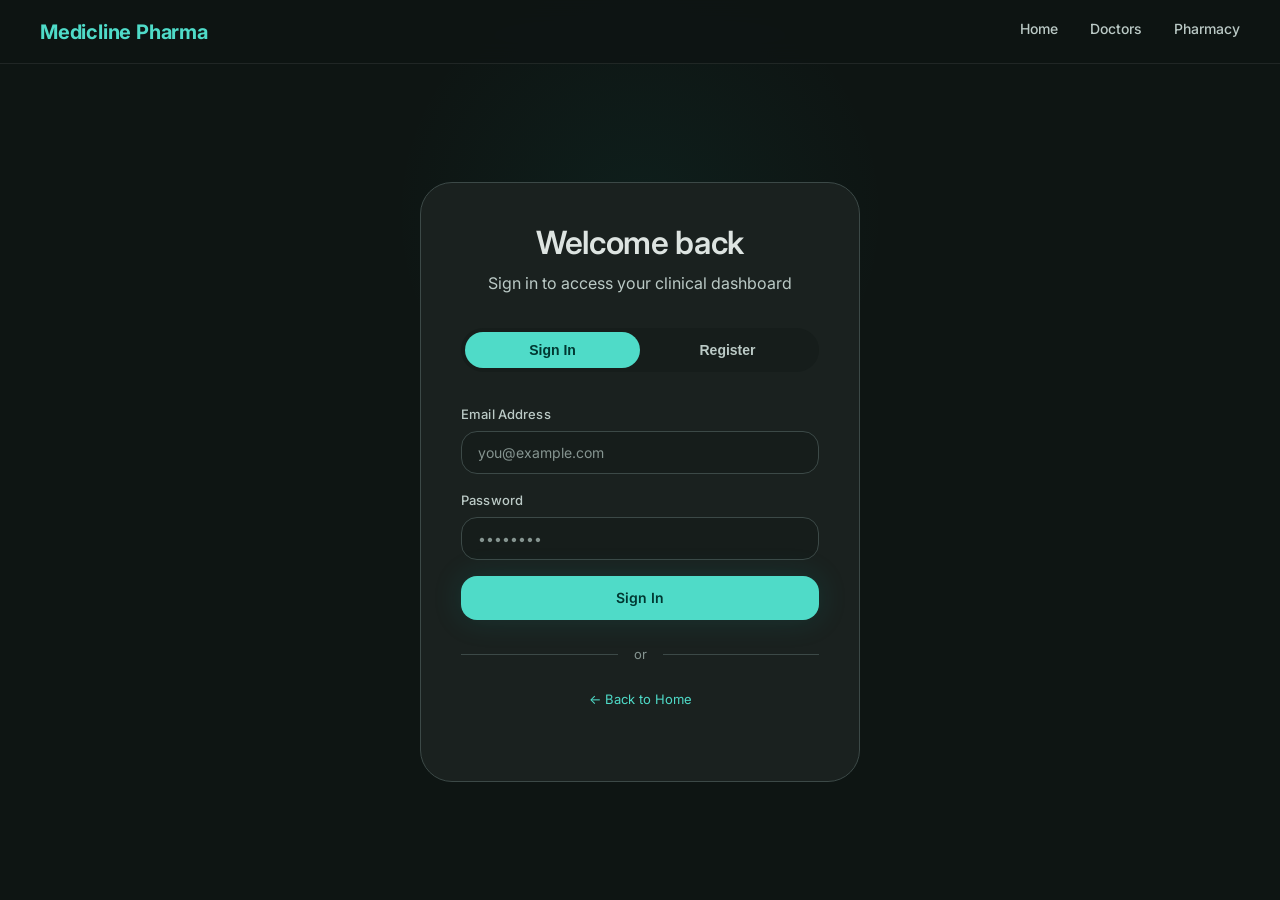
<file: src/main/resources/static/login.html>
<!DOCTYPE html>
<html lang="en">
<head>
    <meta charset="UTF-8">
    <meta name="viewport" content="width=device-width, initial-scale=1.0">
    <title>Login — Medicline Pharma</title>
    <link href="https://fonts.googleapis.com/css2?family=Inter:wght@300;400;500;600;700&display=swap" rel="stylesheet">
    <link rel="stylesheet" href="styles.css">
    <style>
        .auth-wrapper {
            min-height: calc(100vh - 64px);
            display: flex;
            align-items: center;
            justify-content: center;
            padding: 40px;
            position: relative;
        }
        .auth-wrapper .bg-glow {
            position: absolute;
            top: -100px;
            left: 50%;
            transform: translateX(-50%);
            width: 500px;
            height: 500px;
            border-radius: 50%;
            background: radial-gradient(circle, rgba(20, 184, 166, 0.06) 0%, transparent 70%);
            pointer-events: none;
        }
        .auth-card {
            width: 100%;
            max-width: 440px;
            background: var(--surface-container);
            border: 1px solid var(--outline-variant);
            border-radius: var(--rounded-lg);
            padding: 40px;
            position: relative;
            z-index: 1;
        }
        .auth-card h2 {
            text-align: center;
            margin-bottom: 8px;
        }
        .auth-card > p {
            text-align: center;
            margin-bottom: 32px;
        }
        .auth-tabs {
            display: flex;
            background: var(--surface-container-low);
            border-radius: var(--rounded-full);
            padding: 4px;
            margin-bottom: 32px;
        }
        .auth-tab {
            flex: 1;
            text-align: center;
            padding: 10px 16px;
            border-radius: var(--rounded-full);
            cursor: pointer;
            font-size: 14px;
            font-weight: 600;
            color: var(--on-surface-variant);
            transition: all var(--transition-fast);
            border: none;
            background: none;
        }
        .auth-tab.active {
            background: var(--primary);
            color: var(--on-primary);
        }
        .divider {
            display: flex;
            align-items: center;
            gap: 16px;
            margin: 24px 0;
            color: var(--outline);
            font-size: 13px;
        }
        .divider::before, .divider::after {
            content: '';
            flex: 1;
            height: 1px;
            background: var(--outline-variant);
        }
        .error-msg {
            display: none;
            padding: 12px 16px;
            background: rgba(239, 68, 68, 0.1);
            border: 1px solid rgba(239, 68, 68, 0.2);
            border-radius: var(--rounded);
            color: var(--error);
            font-size: 13px;
            margin-bottom: 16px;
        }
        .success-msg {
            display: none;
            padding: 12px 16px;
            background: rgba(16, 185, 129, 0.1);
            border: 1px solid rgba(16, 185, 129, 0.2);
            border-radius: var(--rounded);
            color: var(--success);
            font-size: 13px;
            margin-bottom: 16px;
        }
    </style>
</head>
<body>
    <nav class="navbar">
        <a href="index.html" class="brand">Medicline Pharma</a>
        <div class="nav-links">
            <a href="index.html">Home</a>
            <a href="doctors.html">Doctors</a>
            <a href="pharmacy.html">Pharmacy</a>
        </div>
    </nav>

    <div class="auth-wrapper">
        <div class="bg-glow"></div>
        <div class="auth-card animate-fade-in">
            <h2>Welcome back</h2>
            <p>Sign in to access your clinical dashboard</p>

            <div class="auth-tabs">
                <button class="auth-tab active" onclick="switchTab('login')">Sign In</button>
                <button class="auth-tab" onclick="switchTab('register')">Register</button>
            </div>

            <div id="error-msg" class="error-msg"></div>
            <div id="success-msg" class="success-msg"></div>

            <!-- Login Form -->
            <form id="login-form" onsubmit="return handleLogin(event)">
                <label for="login-email">Email Address</label>
                <input type="email" id="login-email" placeholder="you@example.com" required>
                <label for="login-password">Password</label>
                <input type="password" id="login-password" placeholder="••••••••" required>
                <button type="submit" class="btn btn-primary w-full">Sign In</button>
            </form>

            <!-- Register Form -->
            <form id="register-form" style="display:none;" onsubmit="return handleRegister(event)">
                <label for="reg-name">Full Name</label>
                <input type="text" id="reg-name" placeholder="John Doe" required>
                <label for="reg-email">Email Address</label>
                <input type="email" id="reg-email" placeholder="you@example.com" required>
                <label for="reg-password">Password</label>
                <input type="password" id="reg-password" placeholder="••••••••" required>
                <label for="reg-role">I am a</label>
                <select id="reg-role">
                    <option value="PATIENT">Patient</option>
                    <option value="DOCTOR">Doctor</option>
                </select>
                <button type="submit" class="btn btn-primary w-full">Create Account</button>
            </form>

            <div class="divider">or</div>
            <p style="text-align:center;font-size:13px;">
                <a href="index.html" style="color:var(--primary);text-decoration:none;">← Back to Home</a>
            </p>
        </div>
    </div>

    <script>
        function switchTab(tab) {
            document.querySelectorAll('.auth-tab').forEach(t => t.classList.remove('active'));
            document.getElementById('error-msg').style.display = 'none';
            document.getElementById('success-msg').style.display = 'none';
            if (tab === 'login') {
                document.querySelectorAll('.auth-tab')[0].classList.add('active');
                document.getElementById('login-form').style.display = 'block';
                document.getElementById('register-form').style.display = 'none';
            } else {
                document.querySelectorAll('.auth-tab')[1].classList.add('active');
                document.getElementById('login-form').style.display = 'none';
                document.getElementById('register-form').style.display = 'block';
            }
        }

        async function handleLogin(e) {
            e.preventDefault();
            const email = document.getElementById('login-email').value;
            const password = document.getElementById('login-password').value;
            try {
                const res = await fetch('/api/auth/login', {
                    method: 'POST',
                    headers: { 'Content-Type': 'application/json' },
                    body: JSON.stringify({ email, password })
                });
                if (res.ok) {
                    const user = await res.json();
                    localStorage.setItem('user', JSON.stringify(user));
                    if (user.role === 'DOCTOR') {
                        window.location.href = 'doctor-dashboard.html';
                    } else if (user.role === 'ADMIN') {
                        window.location.href = 'admin-dashboard.html';
                    } else {
                        window.location.href = 'dashboard.html';
                    }
                } else {
                    document.getElementById('error-msg').textContent = 'Invalid email or password.';
                    document.getElementById('error-msg').style.display = 'block';
                }
            } catch (err) {
                document.getElementById('error-msg').textContent = 'Server error. Please try again.';
                document.getElementById('error-msg').style.display = 'block';
            }
            return false;
        }

        async function handleRegister(e) {
            e.preventDefault();
            const name = document.getElementById('reg-name').value;
            const email = document.getElementById('reg-email').value;
            const password = document.getElementById('reg-password').value;
            const role = document.getElementById('reg-role').value;
            try {
                const res = await fetch('/api/auth/register', {
                    method: 'POST',
                    headers: { 'Content-Type': 'application/json' },
                    body: JSON.stringify({ name, email, password, role })
                });
                if (res.ok) {
                    const user = await res.json();
                    localStorage.setItem('user', JSON.stringify(user));
                    document.getElementById('success-msg').textContent = 'Account created! Redirecting...';
                    document.getElementById('success-msg').style.display = 'block';
                    setTimeout(() => {
                        if (user.role === 'DOCTOR') {
                            window.location.href = 'doctor-dashboard.html';
                        } else if (user.role === 'ADMIN') {
                            window.location.href = 'admin-dashboard.html';
                        } else {
                            window.location.href = 'dashboard.html';
                        }
                    }, 1000);
                } else {
                    document.getElementById('error-msg').textContent = 'Registration failed. Email may already exist.';
                    document.getElementById('error-msg').style.display = 'block';
                }
            } catch (err) {
                document.getElementById('error-msg').textContent = 'Server error. Please try again.';
                document.getElementById('error-msg').style.display = 'block';
            }
            return false;
        }
    </script>
</body>
</html>
</file>
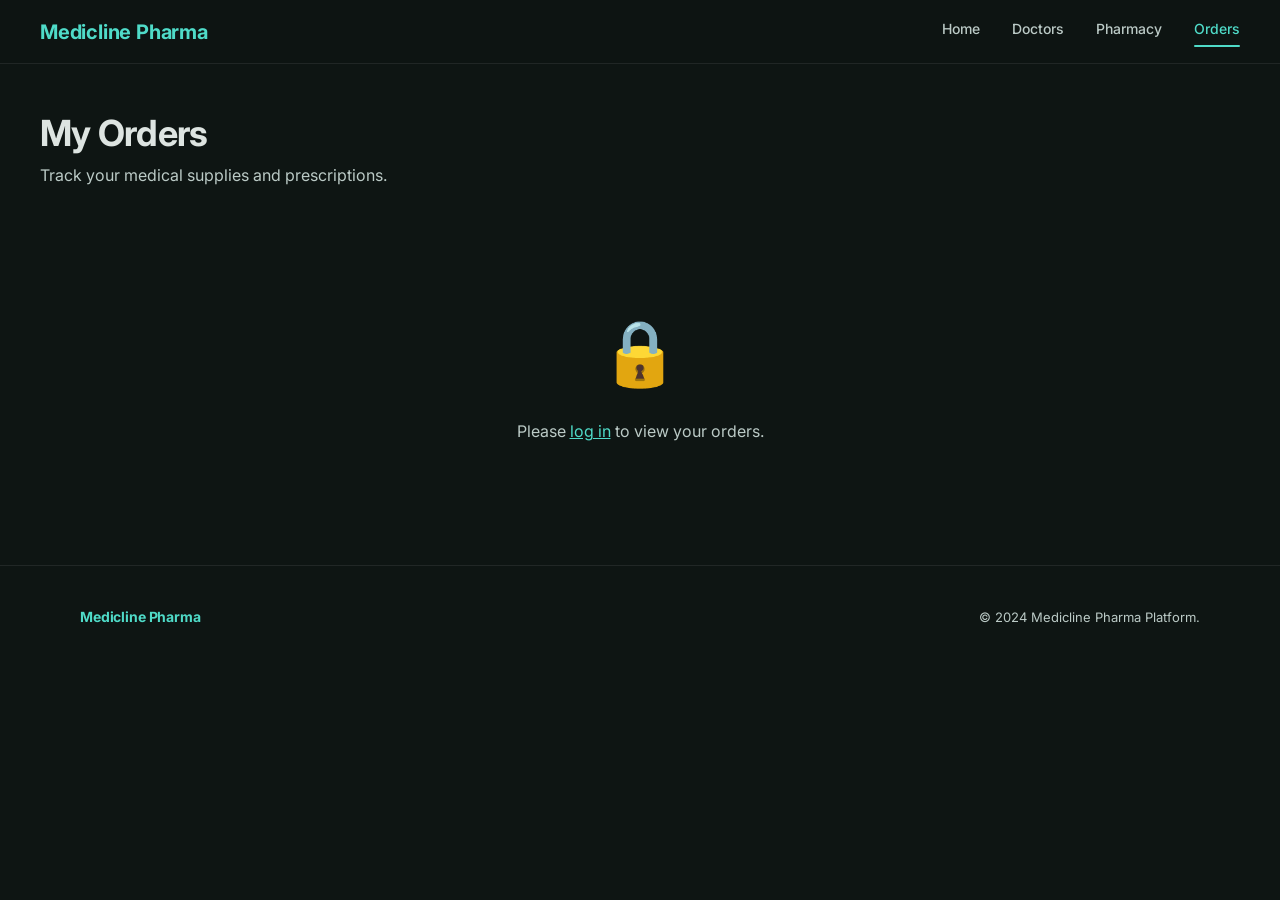
<file: src/main/resources/static/orders.html>
<!DOCTYPE html>
<html lang="en">
<head>
    <meta charset="UTF-8">
    <meta name="viewport" content="width=device-width, initial-scale=1.0">
    <title>Orders — Medicline Pharma</title>
    <link href="https://fonts.googleapis.com/css2?family=Inter:wght@300;400;500;600;700&display=swap" rel="stylesheet">
    <link rel="stylesheet" href="styles.css">
    <style>
        .page-header { padding: 48px 0 32px; }
        .page-header h1 { font-size: 36px; margin-bottom: 8px; }
        .orders-grid { display: flex; flex-direction: column; gap: 16px; }
        .order-row {
            background: var(--surface-container); border: 1px solid var(--outline-variant);
            border-radius: var(--rounded-md); padding: 24px; transition: all var(--transition-smooth);
        }
        .order-row:hover { border-color: rgba(79,219,200,0.3); }
        .order-top { display: flex; justify-content: space-between; align-items: center; margin-bottom: 12px; }
        .order-id { font-size: 14px; color: var(--on-surface-variant); }
        .order-items-list { display: flex; flex-wrap: wrap; gap: 8px; margin-bottom: 12px; }
        .order-item-chip {
            display: inline-flex; align-items: center; gap: 6px;
            padding: 6px 14px; border-radius: var(--rounded-full);
            background: var(--surface-container-low); border: 1px solid var(--outline-variant);
            font-size: 13px;
        }
        .order-bottom { display: flex; justify-content: space-between; align-items: center; }
        .order-total { font-size: 20px; font-weight: 700; color: var(--primary); }
        .order-date { font-size: 13px; color: var(--on-surface-variant); }
        .no-orders { text-align: center; padding: 80px 24px; color: var(--on-surface-variant); }
        .no-orders .icon { font-size: 64px; margin-bottom: 16px; }
    </style>
</head>
<body>
    <nav class="navbar">
        <a href="index.html" class="brand">Medicline Pharma</a>
        <div class="nav-links">
            <a href="index.html">Home</a>
            <a href="doctors.html">Doctors</a>
            <a href="pharmacy.html">Pharmacy</a>
            <a href="orders.html" class="active">Orders</a>
        </div>
    </nav>

    <div class="container">
        <div class="page-header">
            <h1>My Orders</h1>
            <p>Track your medical supplies and prescriptions.</p>
        </div>

        <div class="orders-grid" id="orders-container">
            <p style="text-align:center;padding:48px;color:var(--on-surface-variant);">Loading orders...</p>
        </div>
    </div>

    <footer class="footer mt-5">
        <div class="container flex justify-between items-center">
            <span class="brand" style="font-size:14px;">Medicline Pharma</span>
            <span>© 2024 Medicline Pharma Platform.</span>
        </div>
    </footer>

    <script>
        async function loadOrders() {
            const user = JSON.parse(localStorage.getItem('user') || 'null');
            const c = document.getElementById('orders-container');

            if (!user) {
                c.innerHTML = `<div class="no-orders"><div class="icon">🔒</div><p>Please <a href="login.html" style="color:var(--primary);">log in</a> to view your orders.</p></div>`;
                return;
            }

            try {
                const res = await fetch(`/api/orders/user/${user.id}`);
                const orders = await res.json();

                if (!orders.length) {
                    c.innerHTML = `<div class="no-orders"><div class="icon">📦</div><h3>No Orders Yet</h3><p style="margin-top:8px;">Browse the <a href="pharmacy.html" style="color:var(--primary);">Pharmacy</a> to place your first order.</p></div>`;
                    return;
                }

                c.innerHTML = '';
                orders.forEach(o => {
                    const statusClass = o.status === 'APPROVED' ? 'badge-success' : o.status === 'PENDING' ? 'badge-warning' : 'badge-info';
                    const date = o.timestamp ? new Date(o.timestamp).toLocaleDateString('en-US', { year: 'numeric', month: 'short', day: 'numeric', hour: '2-digit', minute: '2-digit' }) : 'N/A';

                    let itemsHtml = '';
                    if (o.items && o.items.length) {
                        o.items.forEach(item => {
                            itemsHtml += `<span class="order-item-chip">💊 ${item.medicine?.name || 'Item'} × ${item.quantity}</span>`;
                        });
                    }

                    c.innerHTML += `
                    <div class="order-row animate-fade-in">
                        <div class="order-top">
                            <span class="order-id">Order #${o.id}</span>
                            <span class="badge ${statusClass}">${o.status}</span>
                        </div>
                        <div class="order-items-list">${itemsHtml || '<span class="order-item-chip">No items</span>'}</div>
                        <div style="margin-bottom: 12px; font-size: 13px; color: var(--on-surface-variant);">
                            <span style="font-weight: 600;">📍 Delivery to:</span> ${o.deliveryAddress || 'Not specified'}
                        </div>
                        <div class="order-bottom">
                            <span class="order-date">${date}</span>
                            <span class="order-total">$${o.totalPrice?.toFixed(2) || '0.00'}</span>
                        </div>
                    </div>`;
                });
            } catch(e) {
                c.innerHTML = `<div class="no-orders"><div class="icon">⚠️</div><p>Failed to load orders. Please try again.</p></div>`;
            }
        }

        document.addEventListener('DOMContentLoaded', loadOrders);
    </script>
</body>
</html>
</file>
<file: src/main/resources/static/styles.css>
/* ============================================================
   Medicline Pharma — Design System
   Based on DESIGN.md & skill.md specifications
   ============================================================ */

/* ---------- Design Tokens ---------- */
:root {
    /* Surface palette (from DESIGN.md) */
    --surface:                 #0e1513;
    --surface-dim:             #0e1513;
    --surface-bright:          #343b39;
    --surface-container-lowest:#090f0e;
    --surface-container-low:   #161d1b;
    --surface-container:       #1a211f;
    --surface-container-high:  #252b2a;
    --surface-container-highest:#2f3634;

    /* Text / On-surface */
    --on-surface:              #dde4e1;
    --on-surface-variant:      #bbcac6;
    --outline:                 #859490;
    --outline-variant:         #3c4947;

    /* Primary (Teal) */
    --primary:                 #4fdbc8;
    --primary-container:       #14b8a6;
    --on-primary:              #003731;
    --on-primary-container:    #00423b;

    /* Secondary (Indigo) */
    --secondary:               #c0c1ff;
    --secondary-container:     #3131c0;

    /* Tertiary (Emerald) */
    --tertiary:                #4edea3;
    --tertiary-container:      #16bb83;

    /* Semantic */
    --error:                   #ffb4ab;
    --error-container:         #93000a;
    --success:                 #10b981;
    --warning:                 #f59e0b;
    --danger:                  #ef4444;

    /* Glow */
    --glow-teal:               0 0 30px rgba(20, 184, 166, 0.15);
    --glow-teal-strong:        0 0 50px rgba(20, 184, 166, 0.25);

    /* Glass */
    --glass-bg:                rgba(28, 31, 38, 0.7);
    --glass-border:            rgba(255, 255, 255, 0.08);
    --glass-blur:              20px;

    /* Shapes (from DESIGN.md) */
    --rounded-sm:              0.5rem;
    --rounded:                 1rem;
    --rounded-md:              1.5rem;
    --rounded-lg:              2rem;
    --rounded-xl:              3rem;
    --rounded-full:            9999px;

    /* Spacing */
    --space-unit:              8px;
    --space-gutter:            24px;
    --container-max:           1280px;

    /* Transitions */
    --transition-fast:         0.2s cubic-bezier(0.4, 0, 0.2, 1);
    --transition-smooth:       0.35s cubic-bezier(0.4, 0, 0.2, 1);
    --transition-spring:       0.5s cubic-bezier(0.34, 1.56, 0.64, 1);
}

/* ---------- Reset & Base ---------- */
*, *::before, *::after {
    margin: 0;
    padding: 0;
    box-sizing: border-box;
}

html {
    scroll-behavior: smooth;
    -webkit-font-smoothing: antialiased;
    -moz-osx-font-smoothing: grayscale;
}

body {
    font-family: 'Inter', system-ui, -apple-system, sans-serif;
    font-size: 16px;
    font-weight: 400;
    line-height: 1.6;
    color: var(--on-surface);
    background-color: var(--surface);
}

/* ---------- Typography Scale ---------- */
.headline-xl, h1 {
    font-size: 40px;
    font-weight: 700;
    line-height: 1.2;
    letter-spacing: -0.02em;
    color: var(--on-surface);
}

.headline-lg, h2 {
    font-size: 32px;
    font-weight: 600;
    line-height: 1.25;
    letter-spacing: -0.01em;
    color: var(--on-surface);
}

.headline-md, h3 {
    font-size: 24px;
    font-weight: 600;
    line-height: 1.3;
    color: var(--on-surface);
}

.body-lg {
    font-size: 18px;
    line-height: 1.6;
}

.body-md, p {
    font-size: 16px;
    line-height: 1.6;
    color: var(--on-surface-variant);
}

.label-md {
    font-size: 14px;
    font-weight: 500;
    line-height: 1.4;
    letter-spacing: 0.01em;
}

.label-sm {
    font-size: 12px;
    font-weight: 600;
    line-height: 1.4;
    letter-spacing: 0.05em;
    text-transform: uppercase;
}

.overline {
    font-size: 12px;
    font-weight: 600;
    letter-spacing: 0.1em;
    text-transform: uppercase;
    color: var(--primary);
}

/* ---------- Layout ---------- */
.container {
    max-width: var(--container-max);
    margin: 0 auto;
    padding: 0 40px;
}

.section {
    padding: 80px 0;
}

/* ---------- Navbar (Z-50, Glass) ---------- */
.navbar {
    position: sticky;
    top: 0;
    z-index: 50;
    display: flex;
    justify-content: space-between;
    align-items: center;
    height: 64px;
    padding: 0 40px;
    background: rgba(14, 21, 19, 0.8);
    backdrop-filter: blur(12px);
    -webkit-backdrop-filter: blur(12px);
    border-bottom: 1px solid var(--glass-border);
}

.brand {
    font-size: 1.25rem;
    font-weight: 700;
    color: var(--primary);
    text-decoration: none;
    letter-spacing: -0.01em;
}

.nav-links {
    display: flex;
    align-items: center;
    gap: 32px;
}

.nav-links a {
    position: relative;
    color: var(--on-surface-variant);
    text-decoration: none;
    font-size: 14px;
    font-weight: 500;
    padding-bottom: 4px;
    transition: color var(--transition-fast);
}

.nav-links a:hover {
    color: var(--on-surface);
}

.nav-links a.active {
    color: var(--primary);
}

.nav-links a.active::after {
    content: '';
    position: absolute;
    bottom: -2px;
    left: 0;
    right: 0;
    height: 2px;
    background: var(--primary);
    border-radius: var(--rounded-full);
}

.nav-right {
    display: flex;
    align-items: center;
    gap: 16px;
}

/* ---------- Buttons ---------- */
.btn {
    display: inline-flex;
    align-items: center;
    justify-content: center;
    gap: 8px;
    padding: 12px 24px;
    border: none;
    border-radius: var(--rounded);
    font-family: 'Inter', sans-serif;
    font-size: 14px;
    font-weight: 600;
    cursor: pointer;
    transition: all var(--transition-smooth);
    min-height: 44px;
    text-decoration: none;
}

.btn-primary {
    background: var(--primary);
    color: var(--on-primary);
    box-shadow: var(--glow-teal);
}

.btn-primary:hover {
    background: var(--primary-container);
    box-shadow: var(--glow-teal-strong);
    transform: translateY(-2px);
}

.btn-outline {
    background: rgba(255, 255, 255, 0.05);
    color: var(--on-surface);
    border: 1px solid rgba(255, 255, 255, 0.1);
    backdrop-filter: blur(8px);
}

.btn-outline:hover {
    background: rgba(255, 255, 255, 0.1);
    border-color: var(--primary);
    color: var(--primary);
}

.btn-ghost {
    background: transparent;
    color: var(--primary);
    padding: 8px 16px;
}

.btn-ghost:hover {
    background: rgba(79, 219, 200, 0.1);
}

.btn-sm {
    padding: 8px 16px;
    font-size: 13px;
    min-height: 36px;
    border-radius: var(--rounded-sm);
}

.btn-icon {
    width: 44px;
    height: 44px;
    padding: 0;
    border-radius: var(--rounded);
    display: flex;
    align-items: center;
    justify-content: center;
    background: rgba(255, 255, 255, 0.05);
    border: 1px solid var(--glass-border);
    color: var(--on-surface-variant);
    cursor: pointer;
    transition: all var(--transition-fast);
}

.btn-icon:hover {
    background: rgba(79, 219, 200, 0.1);
    border-color: var(--primary);
    color: var(--primary);
}

/* ---------- Glass Panel ---------- */
.glass-panel {
    background: var(--glass-bg);
    backdrop-filter: blur(var(--glass-blur));
    -webkit-backdrop-filter: blur(var(--glass-blur));
    border: 1px solid var(--glass-border);
    border-radius: var(--rounded-lg);
}

/* ---------- Cards ---------- */
.card {
    background: var(--surface-container);
    border: 1px solid var(--outline-variant);
    border-radius: var(--rounded-md);
    padding: 24px;
    transition: all var(--transition-smooth);
}

.card:hover {
    transform: scale(1.02);
    border-color: rgba(79, 219, 200, 0.3);
    box-shadow: var(--glow-teal);
}

.card-accent-left {
    border-left: 4px solid var(--primary);
}

/* ---------- Badges / Pills ---------- */
.badge {
    display: inline-flex;
    align-items: center;
    gap: 6px;
    padding: 4px 12px;
    border-radius: var(--rounded-full);
    font-size: 11px;
    font-weight: 600;
    letter-spacing: 0.05em;
    text-transform: uppercase;
}

.badge-success {
    background: rgba(16, 185, 129, 0.15);
    color: var(--success);
}

.badge-warning {
    background: rgba(245, 158, 11, 0.15);
    color: var(--warning);
}

.badge-danger {
    background: rgba(239, 68, 68, 0.15);
    color: var(--danger);
}

.badge-info {
    background: rgba(79, 219, 200, 0.15);
    color: var(--primary);
}

.badge-neutral {
    background: rgba(255, 255, 255, 0.08);
    color: var(--on-surface-variant);
}

/* ---------- Inputs ---------- */
input, select, textarea {
    width: 100%;
    padding: 12px 16px;
    font-family: 'Inter', sans-serif;
    font-size: 14px;
    color: var(--on-surface);
    background: var(--surface-container-low);
    border: 1px solid var(--outline-variant);
    border-radius: var(--rounded);
    outline: none;
    transition: all var(--transition-fast);
    margin-bottom: 16px;
}

input:focus, select:focus, textarea:focus {
    border-color: var(--primary);
    box-shadow: 0 0 0 3px rgba(79, 219, 200, 0.15);
}

input::placeholder, textarea::placeholder {
    color: var(--outline);
}

.search-pill {
    border-radius: var(--rounded-full);
    background: var(--surface-container-low);
    border: none;
    padding: 14px 24px;
}

.search-pill:focus {
    box-shadow: 0 0 0 3px rgba(79, 219, 200, 0.2);
}

label {
    display: block;
    font-size: 13px;
    font-weight: 500;
    color: var(--on-surface-variant);
    margin-bottom: 6px;
    letter-spacing: 0.01em;
}

/* ---------- Grid System ---------- */
.grid {
    display: grid;
    gap: var(--space-gutter);
}

.grid-2 { grid-template-columns: repeat(2, 1fr); }
.grid-3 { grid-template-columns: repeat(3, 1fr); }
.grid-4 { grid-template-columns: repeat(4, 1fr); }
.grid-cols-2 { grid-template-columns: repeat(2, 1fr); }
.grid-cols-3 { grid-template-columns: repeat(3, 1fr); }
.grid-cols-4 { grid-template-columns: repeat(4, 1fr); }

/* ---------- Status Pulse Animation ---------- */
.pulse-dot {
    position: relative;
    display: inline-block;
    width: 8px;
    height: 8px;
    border-radius: 50%;
    background: var(--success);
}

.pulse-dot::after {
    content: '';
    position: absolute;
    top: 50%;
    left: 50%;
    width: 100%;
    height: 100%;
    border-radius: 50%;
    background: var(--success);
    transform: translate(-50%, -50%);
    animation: pulse-ring 2s ease-out infinite;
}

@keyframes pulse-ring {
    0%   { transform: translate(-50%, -50%) scale(1); opacity: 0.8; }
    100% { transform: translate(-50%, -50%) scale(3); opacity: 0; }
}

/* ---------- Animations ---------- */
@keyframes fade-in {
    from { opacity: 0; transform: translateY(16px); }
    to   { opacity: 1; transform: translateY(0); }
}

@keyframes slide-up {
    from { opacity: 0; transform: translateY(32px); }
    to   { opacity: 1; transform: translateY(0); }
}

@keyframes glow-pulse {
    0%, 100% { box-shadow: var(--glow-teal); }
    50%      { box-shadow: var(--glow-teal-strong); }
}

@keyframes spin {
    100% { transform: rotate(360deg); }
}

@keyframes spin-reverse {
    100% { transform: rotate(-360deg); }
}

.animate-fade-in {
    animation: fade-in 0.6s var(--transition-smooth) both;
}

.animate-slide-up {
    animation: slide-up 0.8s var(--transition-smooth) both;
}

/* Staggered animations */
.stagger > *:nth-child(1) { animation-delay: 0.05s; }
.stagger > *:nth-child(2) { animation-delay: 0.1s; }
.stagger > *:nth-child(3) { animation-delay: 0.15s; }
.stagger > *:nth-child(4) { animation-delay: 0.2s; }
.stagger > *:nth-child(5) { animation-delay: 0.25s; }
.stagger > *:nth-child(6) { animation-delay: 0.3s; }
.stagger > *:nth-child(7) { animation-delay: 0.35s; }
.stagger > *:nth-child(8) { animation-delay: 0.4s; }

/* ---------- Utility Classes ---------- */
.text-center { text-align: center; }
.text-primary { color: var(--primary) !important; }
.text-muted { color: var(--on-surface-variant); }

.flex { display: flex; }
.flex-col { flex-direction: column; }
.items-center { align-items: center; }
.justify-between { justify-content: space-between; }
.justify-center { justify-content: center; }
.gap-8 { gap: 8px; }
.gap-16 { gap: 16px; }
.gap-24 { gap: 24px; }
.gap-32 { gap: 32px; }

.mt-1 { margin-top: 8px; }
.mt-2 { margin-top: 16px; }
.mt-3 { margin-top: 24px; }
.mt-4 { margin-top: 32px; }
.mt-5 { margin-top: 40px; }
.mb-1 { margin-bottom: 8px; }
.mb-2 { margin-bottom: 16px; }
.mb-3 { margin-bottom: 24px; }
.mb-4 { margin-bottom: 32px; }
.p-3 { padding: 24px; }
.p-4 { padding: 32px; }

.w-full { width: 100%; }

/* ---------- Scrollbar ---------- */
::-webkit-scrollbar {
    width: 6px;
}

::-webkit-scrollbar-track {
    background: var(--surface);
}

::-webkit-scrollbar-thumb {
    background: var(--outline-variant);
    border-radius: var(--rounded-full);
}

::-webkit-scrollbar-thumb:hover {
    background: var(--outline);
}

/* ---------- Selection ---------- */
::selection {
    background: rgba(79, 219, 200, 0.3);
    color: var(--on-surface);
}

/* ---------- Footer ---------- */
.footer {
    padding: 40px;
    border-top: 1px solid var(--glass-border);
    color: var(--on-surface-variant);
    font-size: 13px;
}

.footer a {
    color: var(--on-surface-variant);
    text-decoration: none;
    transition: color var(--transition-fast);
}

.footer a:hover {
    color: var(--primary);
}
</file>
